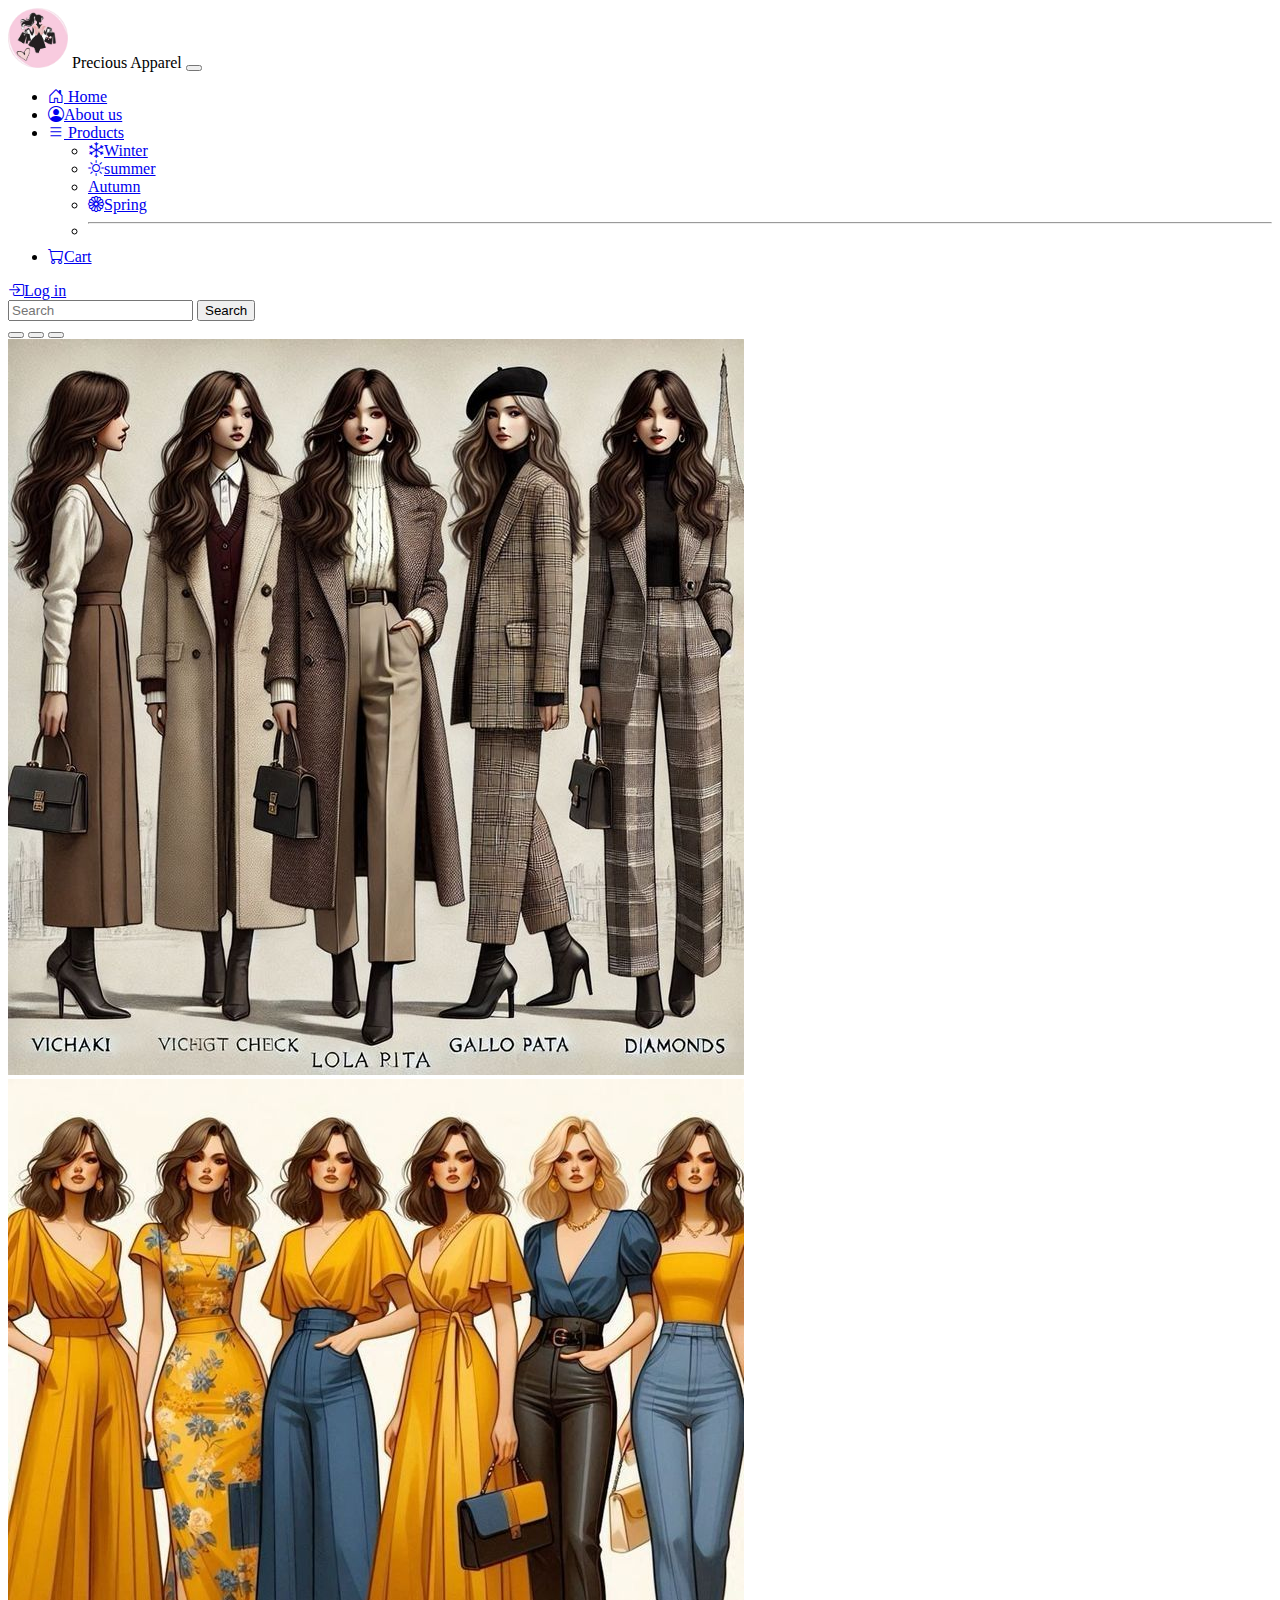
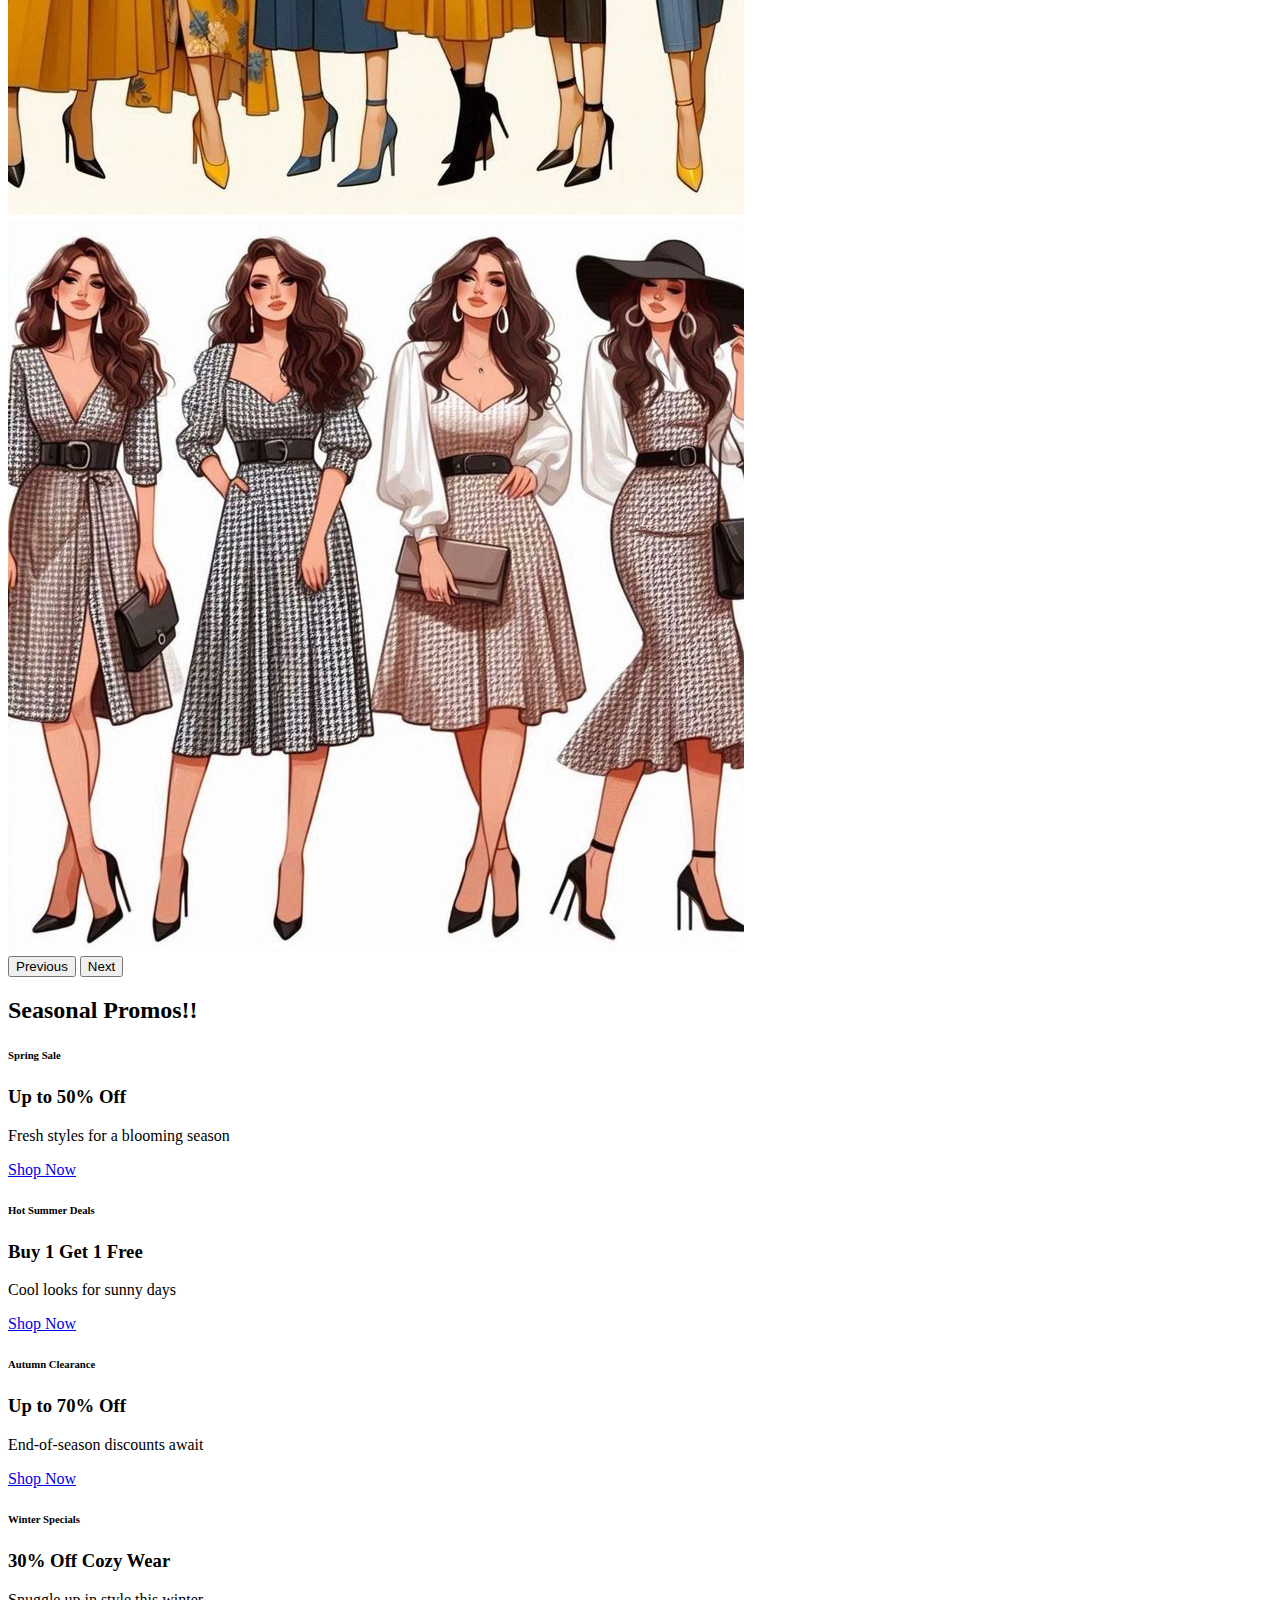
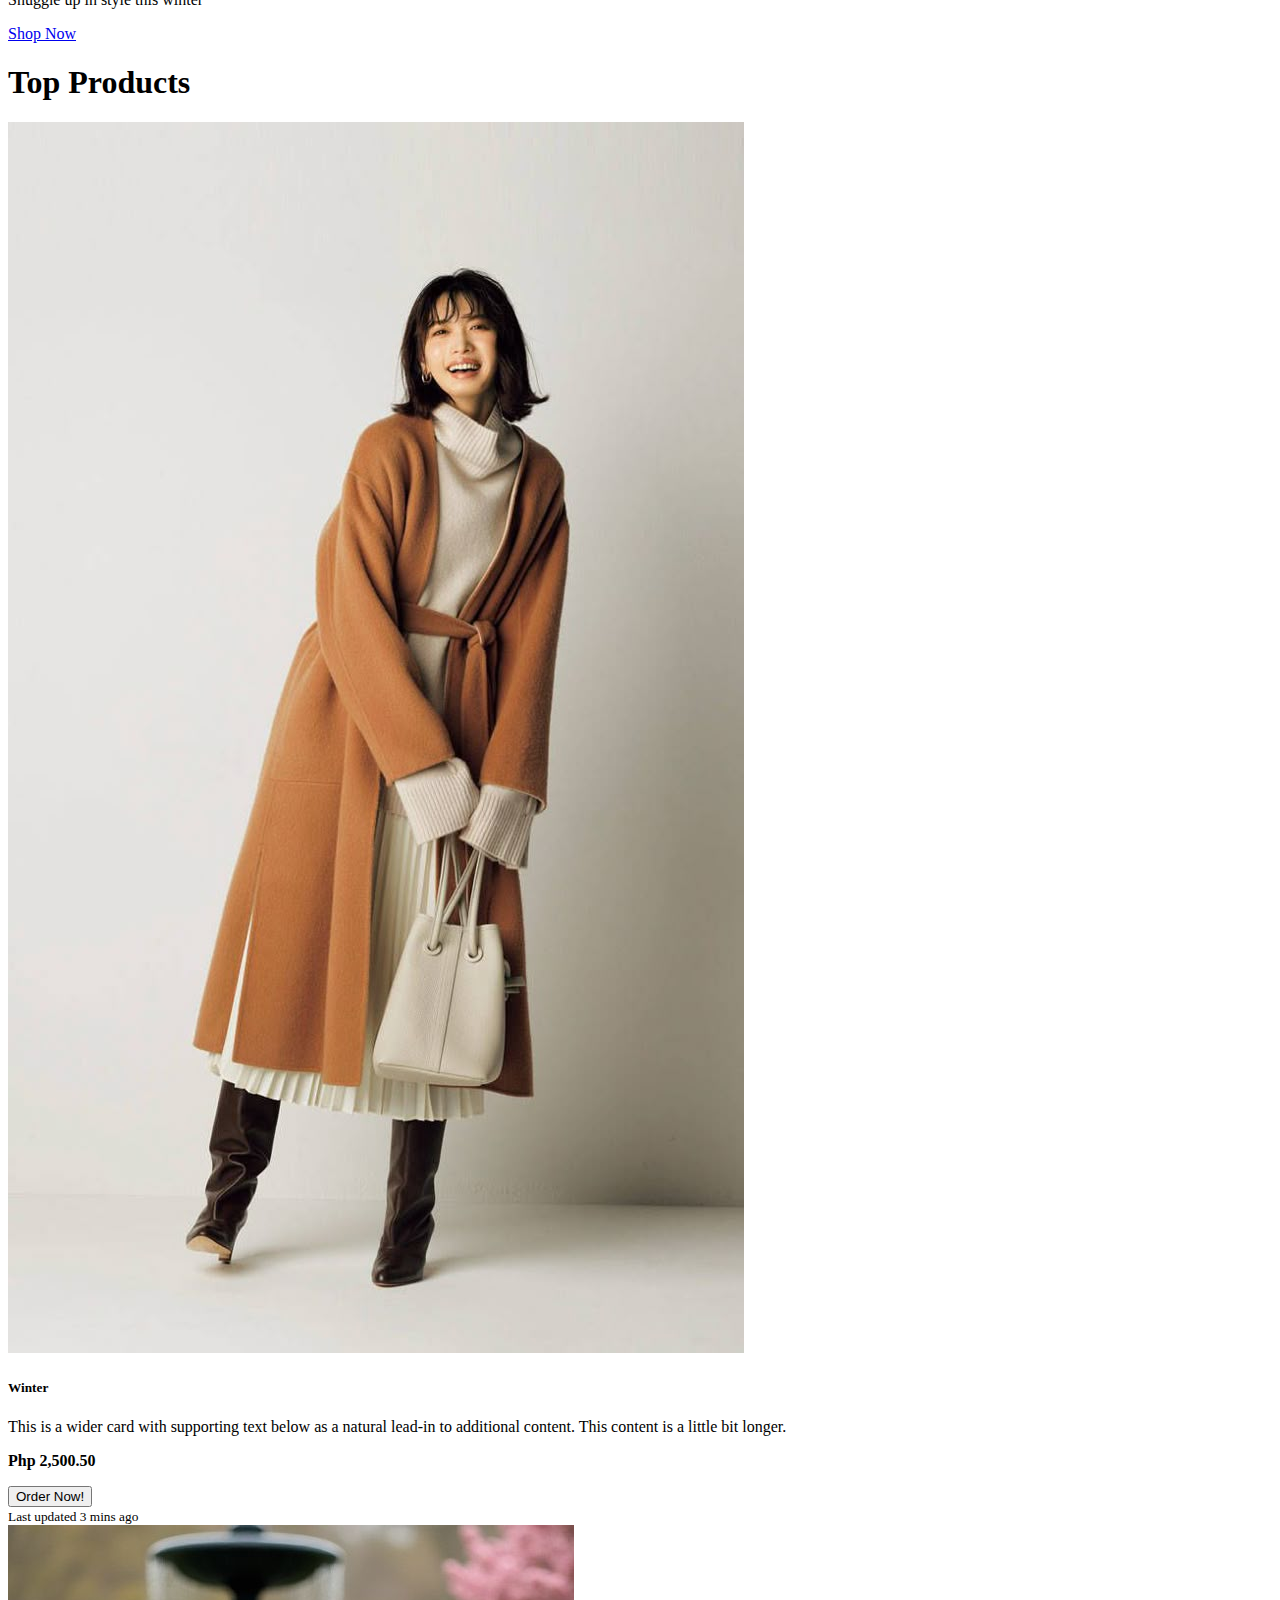
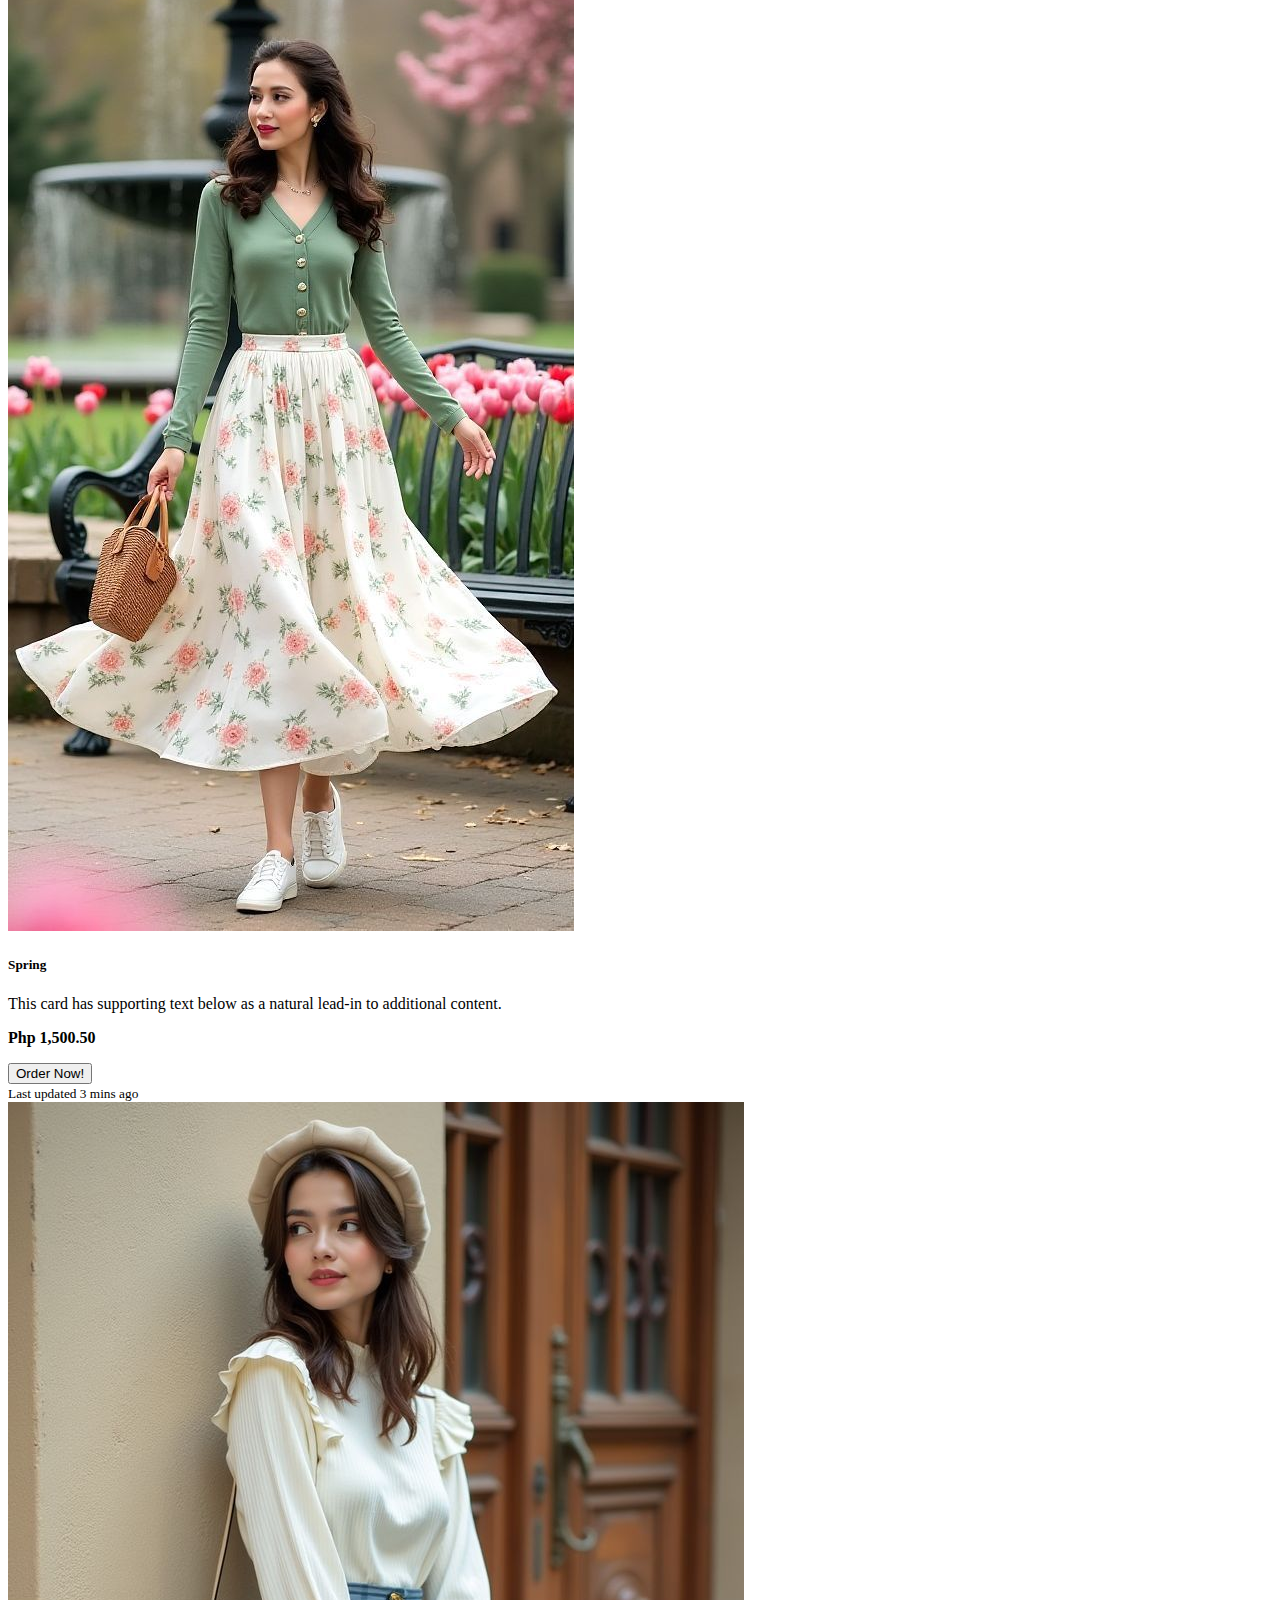
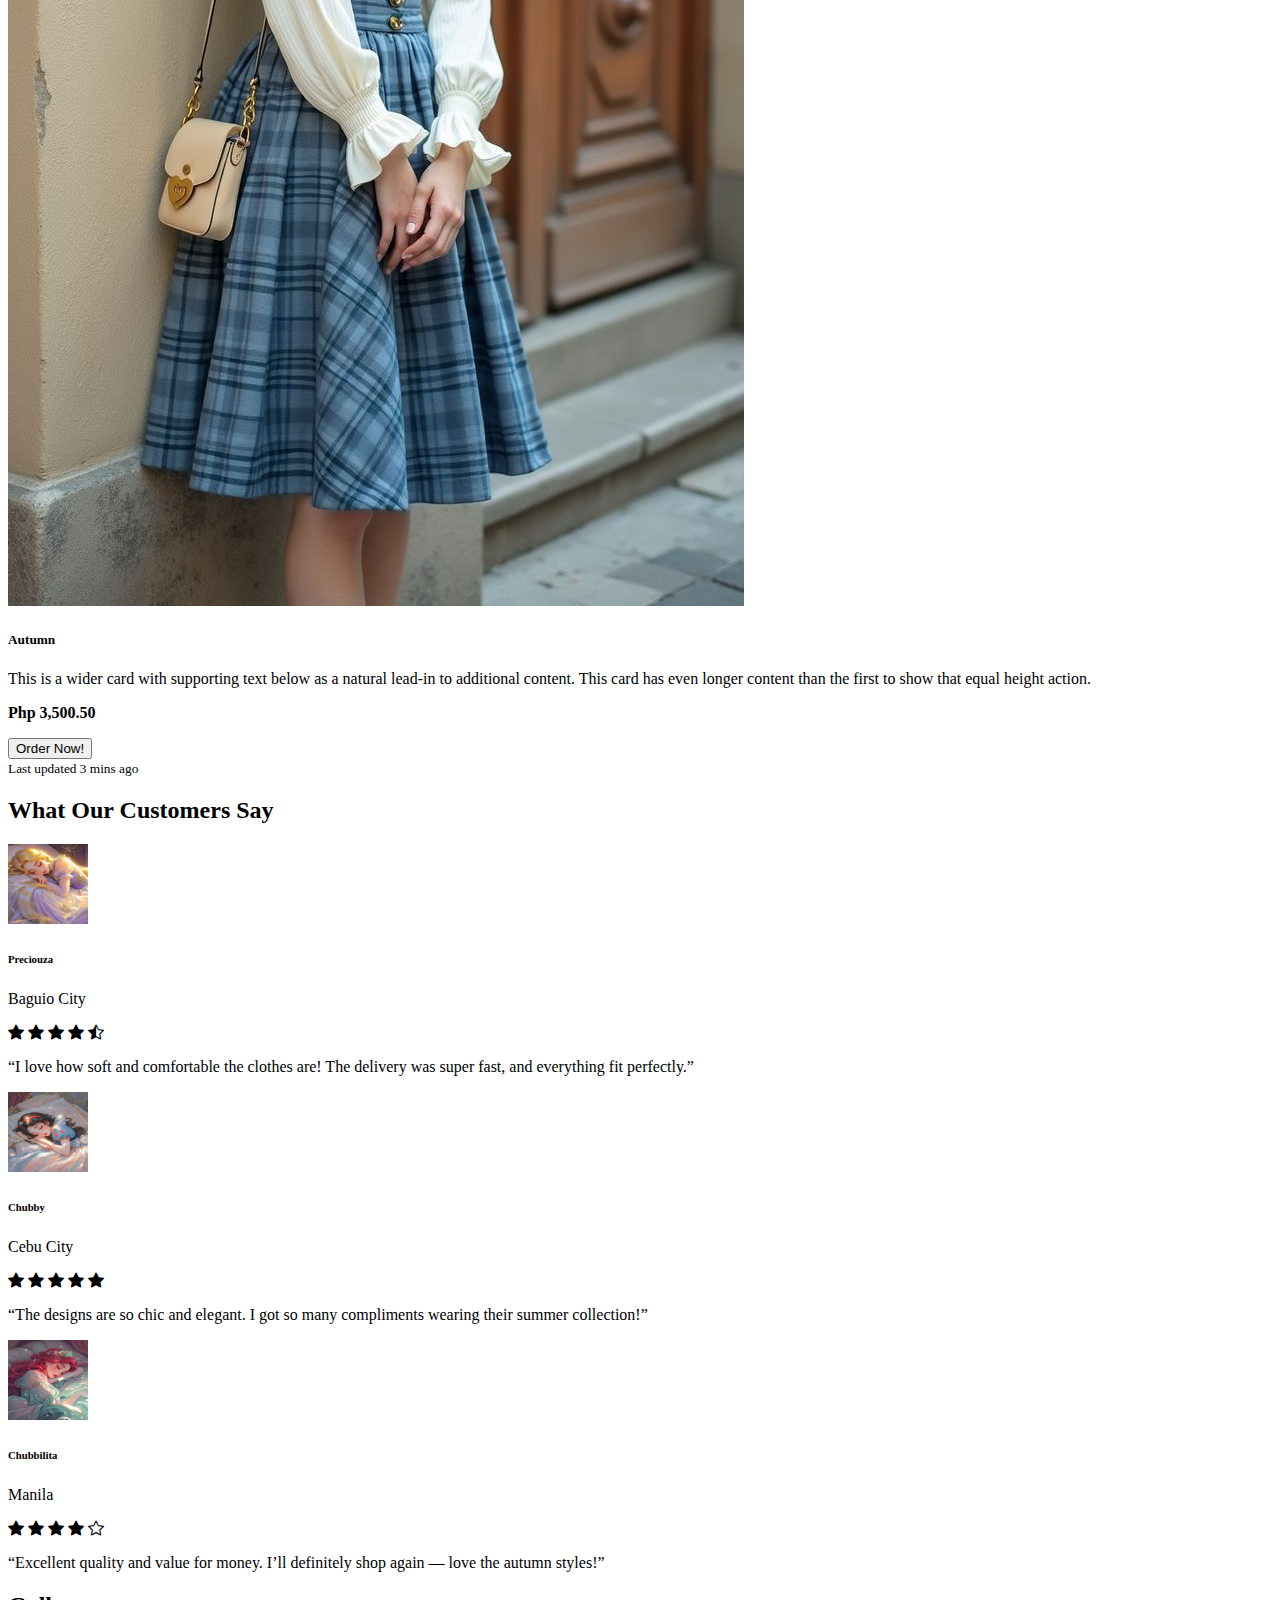
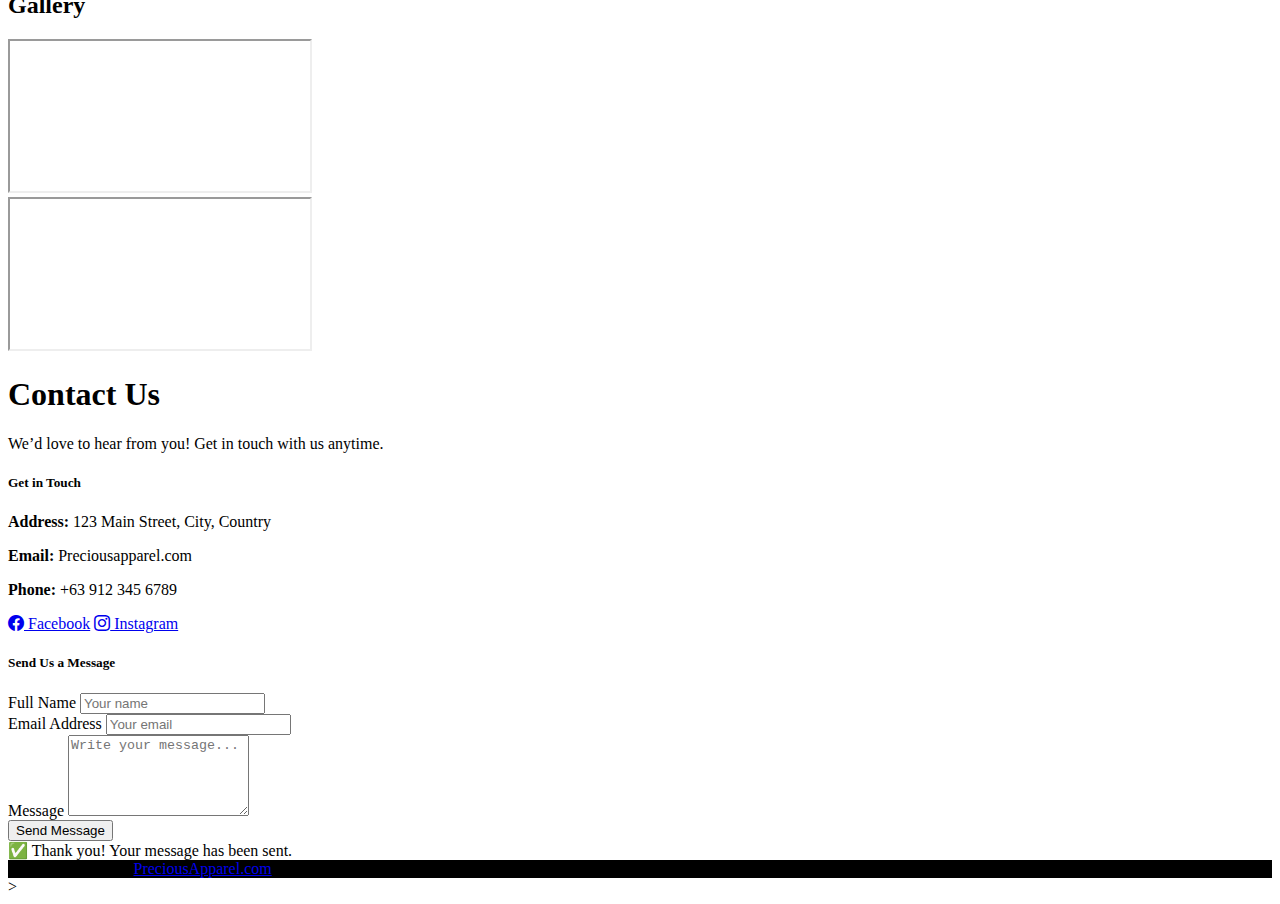
<file: index.html>
<!doctype html>
<html lang="en">
  <head>
    <meta charset="utf-8">
    <meta name="viewport" content="width=device-width, initial-scale=1">
    <title>Bootstrap demo</title>
    <link href="https://cdn.jsdelivr.net/npm/bootstrap@5.3.0-alpha3/dist/css/bootstrap.min.css" rel="stylesheet" integrity="sha384-KK94CHFLLe+nY2dmCWGMq91rCGa5gtU4mk92HdvYe+M/SXH301p5ILy+dN9+nJOZ" crossorigin="anonymous">
    <link rel="stylesheet" href="https://cdn.jsdelivr.net/npm/bootstrap-icons@1.13.1/font/bootstrap-icons.min.css">
  </head>
  <body>
    <!-- navigation -->
    <section>
              <nav class="navbar navbar-expand-lg bg-warning">
  <div class="container-fluid">
     <a href="index.html"><img src="images/logo.png" alt="Logo" width="60" height="60" class="d-inline-block align-text-middle" ></a>
      Precious Apparel

    <button class="navbar-toggler" type="button" data-bs-toggle="collapse" data-bs-target="#navbarSupportedContent" aria-controls="navbarSupportedContent" aria-expanded="false" aria-label="Toggle navigation">
      <span class="navbar-toggler-icon"></span>
    </button>
    <div class="collapse navbar-collapse" id="navbarSupportedContent">
      <ul class="navbar-nav me-auto mb-2 mb-lg-0">
        <li class="nav-item">
          <a class="nav-link active" aria-current="page" href="index.html"><i class="bi bi-house-door" style="font-style: normal;"> Home</i > </a>
        </li>
        <li class="nav-item">
          <a class="nav-link" href="about.html"><i class="bi bi-person-circle" style="font-style: normal;"></i>About us</a>
        </li>
        <li class="nav-item dropdown">
          <a class="nav-link dropdown-toggle" href="Products.html" role="button" data-bs-toggle="dropdown" aria-expanded="false">
           <i class="bi bi-list"></i> Products
          </a>
          <ul class="dropdown-menu">
            <li><a class="dropdown-item" href="winter.html"><i class="bi bi-snow"></i>Winter</a></li>
            <li><a class="dropdown-item" href="summer.html"><i class="bi bi-sun"></i>summer</a></li>
             <li><a class="dropdown-item" href="Autumn.html"><i class="bi bi-leaf-fill"></i>Autumn</a></li>
             <li><a class="dropdown-item" href="spring.html"><i class="bi bi-flower1"></i>Spring</a></li>
            <li><hr class="dropdown-divider"></li>
            
          </ul>
        </li>
         <li class="nav-item">
          <a class="nav-link" href="cart.html"><i class="bi bi-cart"></i>Cart</a>
        </li>
        
      </ul>
        <div class="d-grid gap-2 d-md-block">
        <a class="btn btn-primary" href="Login.html" role="button"><i class="bi bi-box-arrow-in-right"></i>Log in</a>   
      </div>
      <form class="d-flex" role="search">
        <input class="form-control me-2" type="search" placeholder="Search" aria-label="Search">
        <button class="btn btn-outline-success" type="submit">Search</button>
      </form>
    </div>
  </div>
</nav>
    
    </section>




<!-- carousel -->
    <section class="d-flex justify-content-center my-5 pt-5">
  <div id="carouselExampleCaptions" class="carousel slide w-75" data-bs-ride="carousel">
    
  
    <div class="carousel-indicators">
      <button type="button" data-bs-target="#carouselExampleCaptions" data-bs-slide-to="0" class="active" aria-current="true" aria-label="Slide 1"></button>
      <button type="button" data-bs-target="#carouselExampleCaptions" data-bs-slide-to="1" aria-label="Slide 2"></button>
      <button type="button" data-bs-target="#carouselExampleCaptions" data-bs-slide-to="2" aria-label="Slide 3"></button>
    </div>

    
    <div class="carousel-inner">
      <div class="carousel-item active" data-bs-interval="10000">
        <img src="images/courosel2.jpg" class="d-block w-100 rounded img-fluid" alt="...">
        <div class="carousel-caption d-none d-md-block">
          
        </div>
      </div>
      <div class="carousel-item" data-bs-interval="5000">
        <img src="images/courosel4.jpg" class="d-block w-100 rounded img-fluid" alt="...">
        <div class="carousel-caption d-none d-md-block">

        </div>
      </div>
      <div class="carousel-item">
        <img src="images/courosel5.jpg" class="d-block w-100 rounded img-fluid" alt="...">
        <div class="carousel-caption d-none d-md-block">
          
          
        </div>
      </div>
    </div>

    
    <button class="carousel-control-prev" type="button" data-bs-target="#carouselExampleCaptions" data-bs-slide="prev">
      <span class="carousel-control-prev-icon bg-dark p-3 rounded-circle" aria-hidden="true"></span>
      <span class="visually-hidden">Previous</span>
    </button>
    <button class="carousel-control-next" type="button" data-bs-target="#carouselExampleCaptions" data-bs-slide="next">
      <span class="carousel-control-next-icon bg-dark p-3 rounded-circle" aria-hidden="true"></span>
      <span class="visually-hidden">Next</span>
    </button>

  </div>
</section>


<!-- Banner -->
<section class="container my-5">
  <h2 class="text-center fw-bold mb-4">Seasonal Promos!!</h2>
  <div class="row g-3">

    <!-- 🌸 Spring Sale -->
    <div class="col-12 col-md-6 col-lg-3">
      <div class="card bg-light border-0 text-center py-4 shadow-sm">
        <div class="card-body">
          <h6 class="text-uppercase text-success fw-bold">Spring Sale</h6>
          <h3 class="fw-bold">Up to 50% Off</h3>
          <p class="text-muted small mb-3">Fresh styles for a blooming season</p>
          <a href="spring.html" class="btn btn-success btn-sm">Shop Now</a>
        </div>
      </div>
    </div>

    <!-- ☀️ Summer Sale -->
    <div class="col-12 col-md-6 col-lg-3">
      <div class="card bg-warning bg-opacity-25 border-0 text-center py-4 shadow-sm">
        <div class="card-body">
          <h6 class="text-uppercase text-warning fw-bold">Hot Summer Deals</h6>
          <h3 class="fw-bold">Buy 1 Get 1 Free</h3>
          <p class="text-muted small mb-3">Cool looks for sunny days</p>
          <a href="summer.html" class="btn btn-warning btn-sm text-white">Shop Now</a>
        </div>
      </div>
    </div>

    <!-- 🍁 Autumn Clearance -->
    <div class="col-12 col-md-6 col-lg-3">
      <div class="card bg-danger bg-opacity-25 border-0 text-center py-4 shadow-sm">
        <div class="card-body">
          <h6 class="text-uppercase text-danger fw-bold">Autumn Clearance</h6>
          <h3 class="fw-bold">Up to 70% Off</h3>
          <p class="text-muted small mb-3">End-of-season discounts await</p>
          <a href="Autumn.html" class="btn btn-danger btn-sm">Shop Now</a>
        </div>
      </div>
    </div>

    <!-- ❄️ Winter Specials -->
    <div class="col-12 col-md-6 col-lg-3">
      <div class="card bg-info bg-opacity-25 border-0 text-center py-4 shadow-sm">
        <div class="card-body">
          <h6 class="text-uppercase text-info fw-bold">Winter Specials</h6>
          <h3 class="fw-bold">30% Off Cozy Wear</h3>
          <p class="text-muted small mb-3">Snuggle up in style this winter</p>
          <a href="winter.html" class="btn btn-info btn-sm text-white">Shop Now</a>
        </div>
      </div>
    </div>

  </div>
</section>

<!-- cards -->
   <section class="my-5">
  <h1 class="Top mt-5 text-center">Top Products</h1>

  <div class="row row-cols-1 row-cols-md-3 g-4 w-75 mx-auto">
    <div class="col">
      <div class="card h-100 d-flex flex-column">
        <div class="img-container">
          <img src="images/winter3.jpg" class="card-img-top" alt="Winter Collection">
        </div>
        <div class="card-body d-flex flex-column">
          <h5 class="card-title">Winter</h5>
          <p class="card-text flex-grow-1">
            This is a wider card with supporting text below as a natural lead-in to additional content. 
            This content is a little bit longer.
          </p>
          <p><b>Php 2,500.50</b></p>
          <button type="button" class="btn btn-warning mt-auto">Order Now!</button>
        </div>
        <div class="card-footer">
          <small class="text-body-secondary">Last updated 3 mins ago</small>
        </div>
      </div>
    </div>

    <div class="col">
      <div class="card h-100 d-flex flex-column">
        <div class="img-container">
          <img src="images/spring3.jpg" class="card-img-top" alt="Spring Collection">
        </div>
        <div class="card-body d-flex flex-column">
          <h5 class="card-title">Spring</h5>
          <p class="card-text flex-grow-1">
            This card has supporting text below as a natural lead-in to additional content.
          </p>
          <p><b>Php 1,500.50</b></p>
          <button type="button" class="btn btn-warning mt-auto">Order Now!</button>
        </div>
        <div class="card-footer">
          <small class="text-body-secondary">Last updated 3 mins ago</small>
        </div>
      </div>
    </div>

    <div class="col">
      <div class="card h-100 d-flex flex-column">
        <div class="img-container">
          <img src="images/autumn3.jpg" class="card-img-top" alt="Autumn Collection">
        </div>
        <div class="card-body d-flex flex-column">
          <h5 class="card-title">Autumn</h5>
          <p class="card-text flex-grow-1">
            This is a wider card with supporting text below as a natural lead-in to additional content. 
            This card has even longer content than the first to show that equal height action.
          </p>
          <p><b>Php 3,500.50</b></p>
          <button type="button" class="btn btn-warning mt-auto">Order Now!</button>
        </div>
        <div class="card-footer">
          <small class="text-body-secondary">Last updated 3 mins ago</small>
        </div>
      </div>
    </div>
  </div>
</section>

<!-- Testimonial  -->
<section class="py-5 bg-light">
  <div class="container text-center">
    <h2 class="fw-bold mb-5">What Our Customers Say</h2>

    <div class="row g-4">

      
      <div class="col-md-6 col-lg-4">
        <div class="card border-0 shadow-sm p-4 h-100">
          <img src="images/preciouza.jpg" alt="Customer" class="rounded-circle mx-auto mb-3" width="80" height="80">
          <h6 class="fw-bold mb-0">Preciouza</h6>
          <p class="text-muted small mb-2">Baguio City</p>
          <div class="text-warning mb-2">
            <i class="bi bi-star-fill"></i>
            <i class="bi bi-star-fill"></i>
            <i class="bi bi-star-fill"></i>
            <i class="bi bi-star-fill"></i>
            <i class="bi bi-star-half"></i>
          </div>
          <p class="text-muted small">“I love how soft and comfortable the clothes are! The delivery was super fast, and everything fit perfectly.”</p>
        </div>
      </div>

      
      <div class="col-md-6 col-lg-4">
        <div class="card border-0 shadow-sm p-4 h-100">
          <img src="images/CHuubby.jpg" alt="Customer" class="rounded-circle mx-auto mb-3" width="80" height="80">
          <h6 class="fw-bold mb-0">Chubby</h6>
          <p class="text-muted small mb-2">Cebu City</p>
          <div class="text-warning mb-2">
            <i class="bi bi-star-fill"></i>
            <i class="bi bi-star-fill"></i>
            <i class="bi bi-star-fill"></i>
            <i class="bi bi-star-fill"></i>
            <i class="bi bi-star-fill"></i>
          </div>
          <p class="text-muted small">“The designs are so chic and elegant. I got so many compliments wearing their summer collection!”</p>
        </div>
      </div>

      
      <div class="col-md-6 col-lg-4">
        <div class="card border-0 shadow-sm p-4 h-100">
          <img src="images/chubilita.jpg" alt="Customer" class="rounded-circle mx-auto mb-3" width="80" height="80">
          <h6 class="fw-bold mb-0">Chubbilita</h6>
          <p class="text-muted small mb-2">Manila</p>
          <div class="text-warning mb-2">
            <i class="bi bi-star-fill"></i>
            <i class="bi bi-star-fill"></i>
            <i class="bi bi-star-fill"></i>
            <i class="bi bi-star-fill"></i>
            <i class="bi bi-star"></i>
          </div>
          <p class="text-muted small">“Excellent quality and value for money. I’ll definitely shop again — love the autumn styles!”</p>
        </div>
      </div>

    </div>
  </div>
</section>


<!-- Video Section -->
  <div class="container my-5">
    <h2 class="text-center mb-4 text-success">Gallery</h2>
    <div class="row g-4">
      <div class="col-md-6">
        <div class="ratio ratio-16x9">
          <iframe src="https://www.youtube.com/embed/ZnqFypdy1Mc" title="Farm to Cup Journey" allowfullscreen></iframe>
        </div>
      </div>
      <div class="col-md-6">
        <div class="ratio ratio-16x9">
          <iframe src="https://www.youtube.com/embed/7O_H4IhzkXc" title="Cafe Experience" allowfullscreen></iframe>
        </div>
      </div>
    </div>
  </div>


  

<!-- Contacts -->
<header class="bg-warning text-black text-center py-5">
  <div class="container">
    <h1 class="fw-bold">Contact Us</h1>
    <p class="lead">We’d love to hear from you! Get in touch with us anytime.</p>
  </div>
</header>

<section class="py-5">
  <div class="container">
    <div class="row justify-content-center">
      
      <div class="col-lg-4 mb-4">
        <div class="card contact-card p-4 h-100">
          <h5 class="fw-bold mb-3">Get in Touch</h5>
          <p><strong>Address:</strong> 123 Main Street, City, Country</p>
          <p><strong>Email:</strong> Preciousapparel.com</p>
          <p><strong>Phone:</strong> +63 912 345 6789</p>
          <div class="mt-3">
            <a href="#" class="text-decoration-none me-3"><i class="bi bi-facebook"></i> Facebook</a>
            <a href="https://www.instagram.com/preciouz_appar3l?igsh=dXprYXF3cjBleWJh" class="text-decoration-none me-3"><i class="bi bi-instagram"></i> Instagram</a>
          </div>
        </div>
      </div>

     
      <div class="col-lg-6">
        <div class="card contact-card p-4">
          <h5 class="fw-bold mb-3">Send Us a Message</h5>
          <form id="contactForm">
            <div class="mb-3">
              <label for="name" class="form-label">Full Name</label>
              <input type="text" class="form-control" id="name" placeholder="Your name" required>
            </div>
            <div class="mb-3">
              <label for="email" class="form-label">Email Address</label>
              <input type="email" class="form-control" id="email" placeholder="Your email" required>
            </div>
            <div class="mb-3">
              <label for="message" class="form-label">Message</label>
              <textarea class="form-control" id="message" rows="5" placeholder="Write your message..." required></textarea>
            </div>
            <div class="d-grid">
              <button type="submit" class="btn btn-primary btn-lg">Send Message</button>
            </div>
          </form>
          <div class="alert alert-success mt-3 d-none" id="successMessage">
            ✅ Thank you! Your message has been sent.
          </div>
        </div>
      </div>
    </div>
  </div>
</section>

  <!-- Footer -->
<footer class="text-center text-lg-start text-white mt-auto" style="background-color: #000000; position: relative; bottom: 0; width: 100%;">
  <div class="text-center p-3" style="background-color: rgba(0, 0, 0, 0.2);">
    © 2025 Copyright:
    <a class="text-white text-decoration-none" href="index.html"> PreciousApparel.com </a>
  </div>
</footer>

        >
    </div>
    
  </footer>
  
</div>
    </section>
    <script src="https://cdn.jsdelivr.net/npm/bootstrap@5.3.0-alpha3/dist/js/bootstrap.bundle.min.js" integrity="sha384-ENjdO4Dr2bkBIFxQpeoTz1HIcje39Wm4jDKdf19U8gI4ddQ3GYNS7NTKfAdVQSZe" crossorigin="anonymous"></script>
  </body>
</html>
</file>
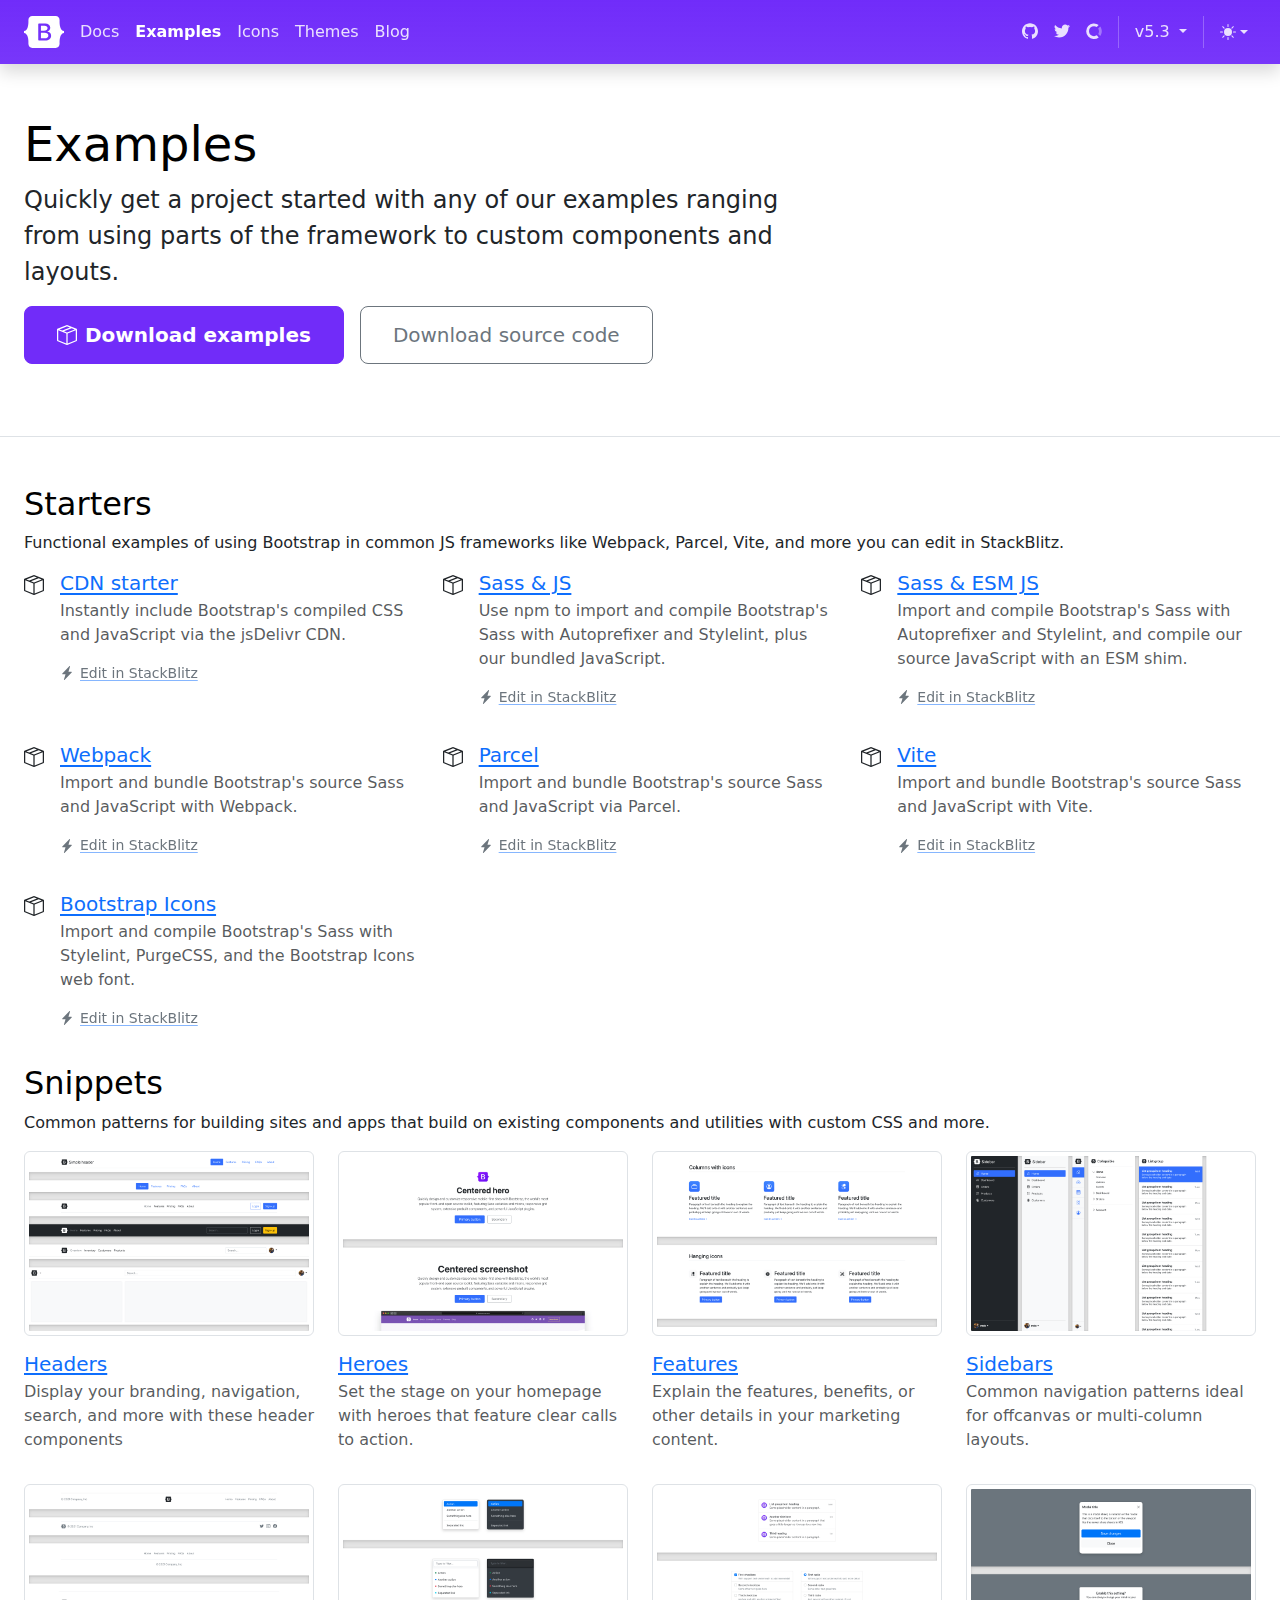
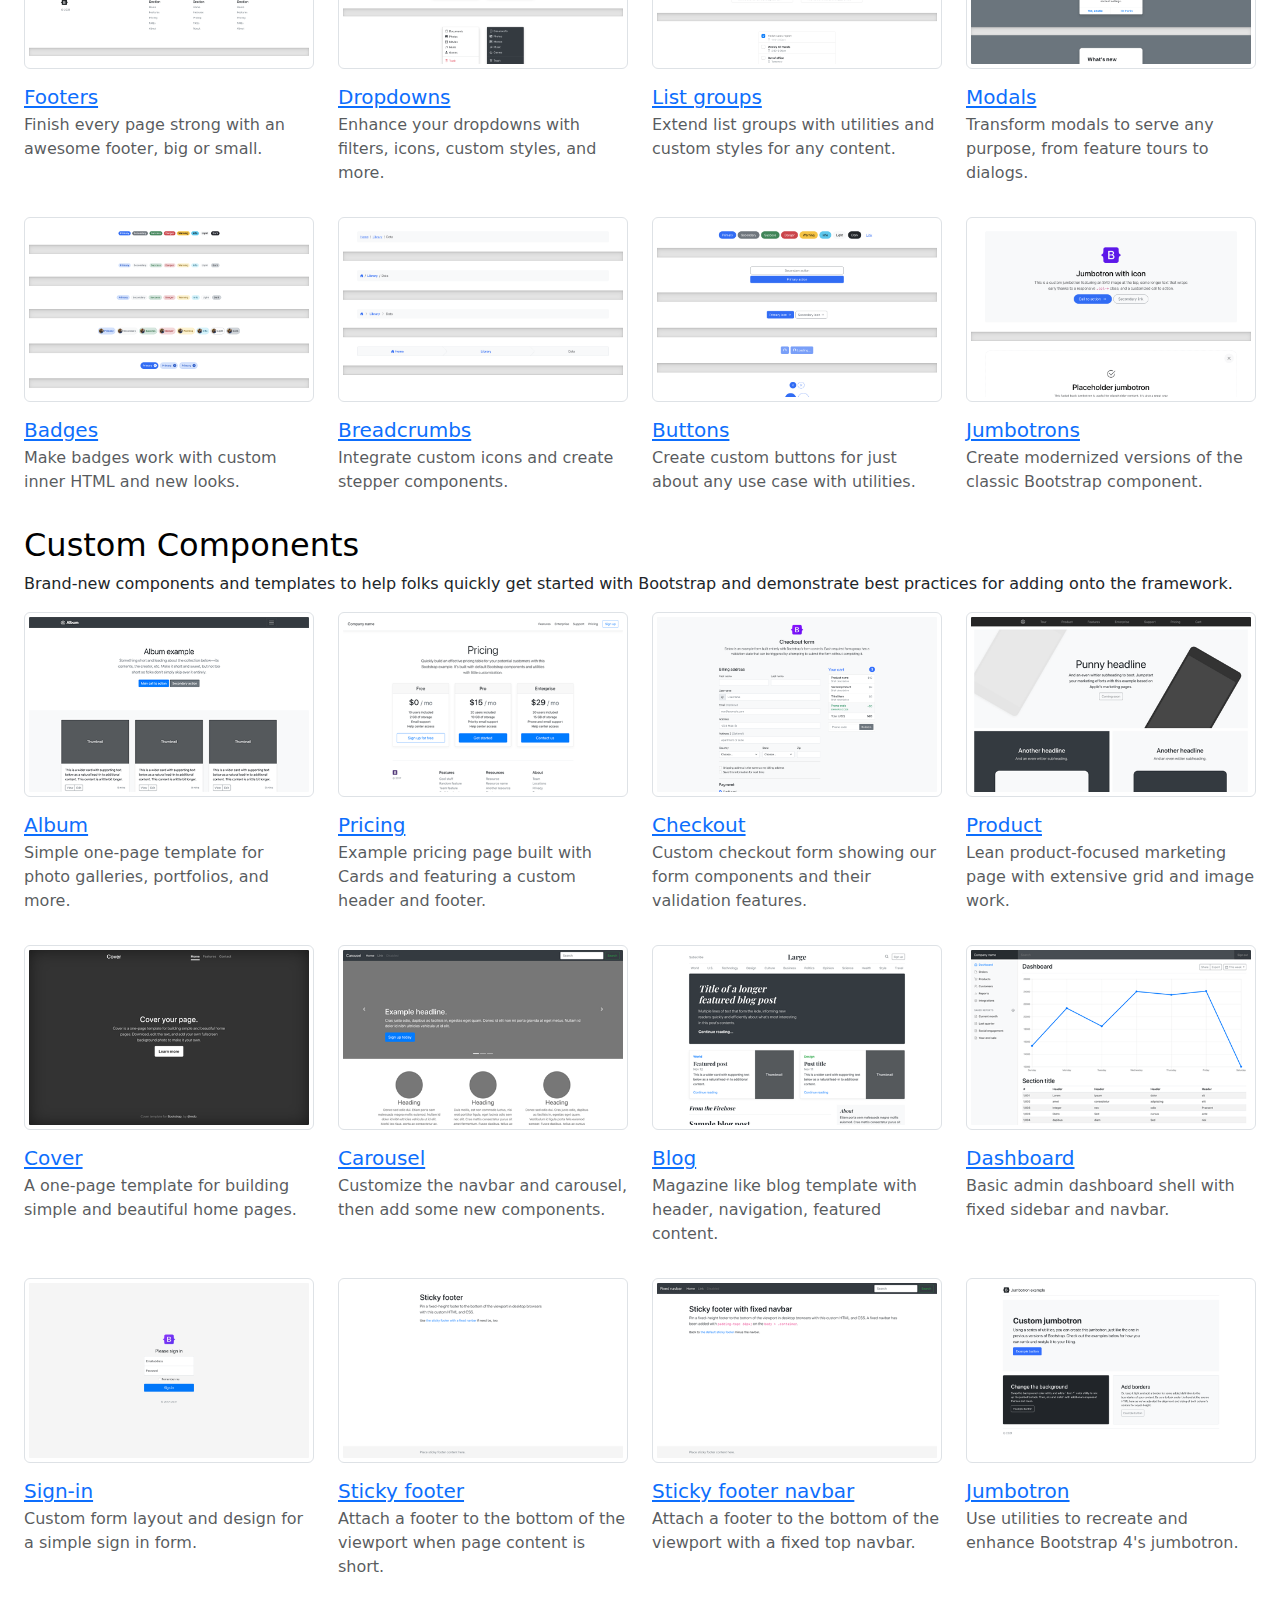
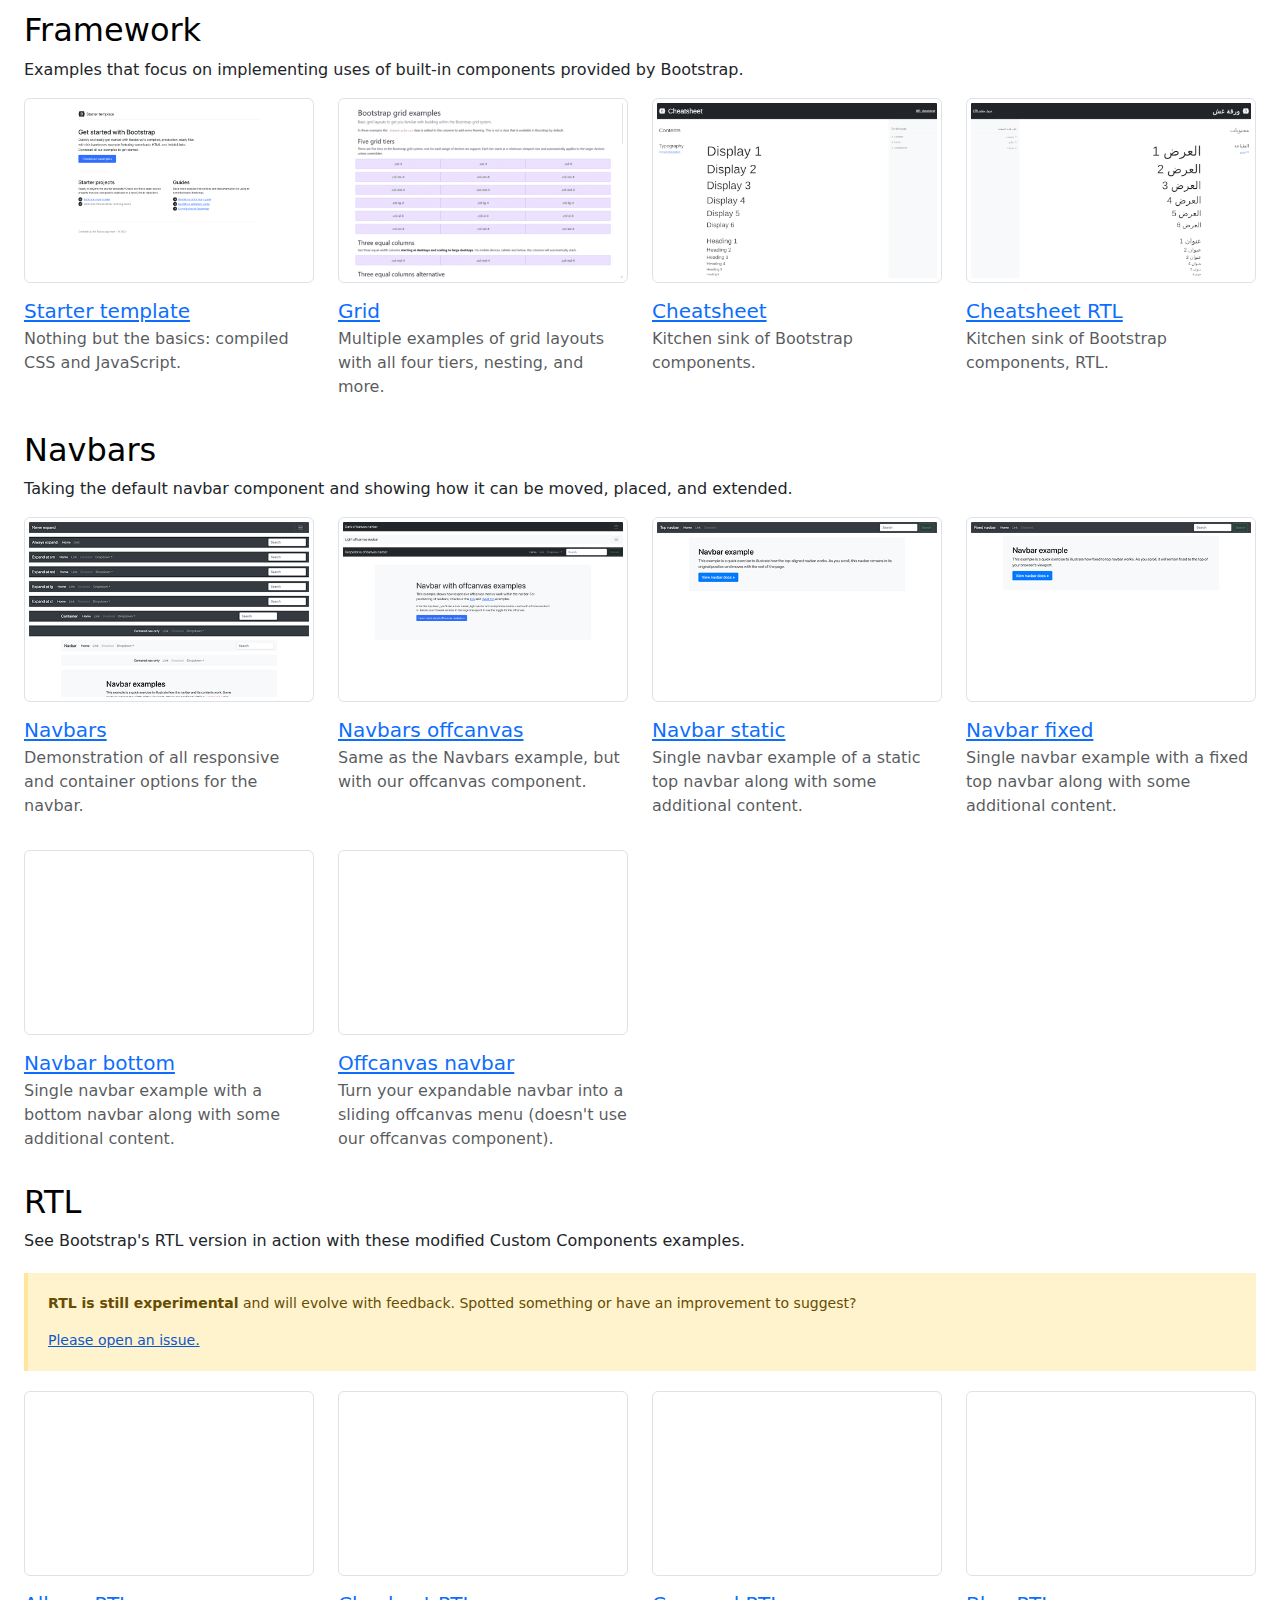
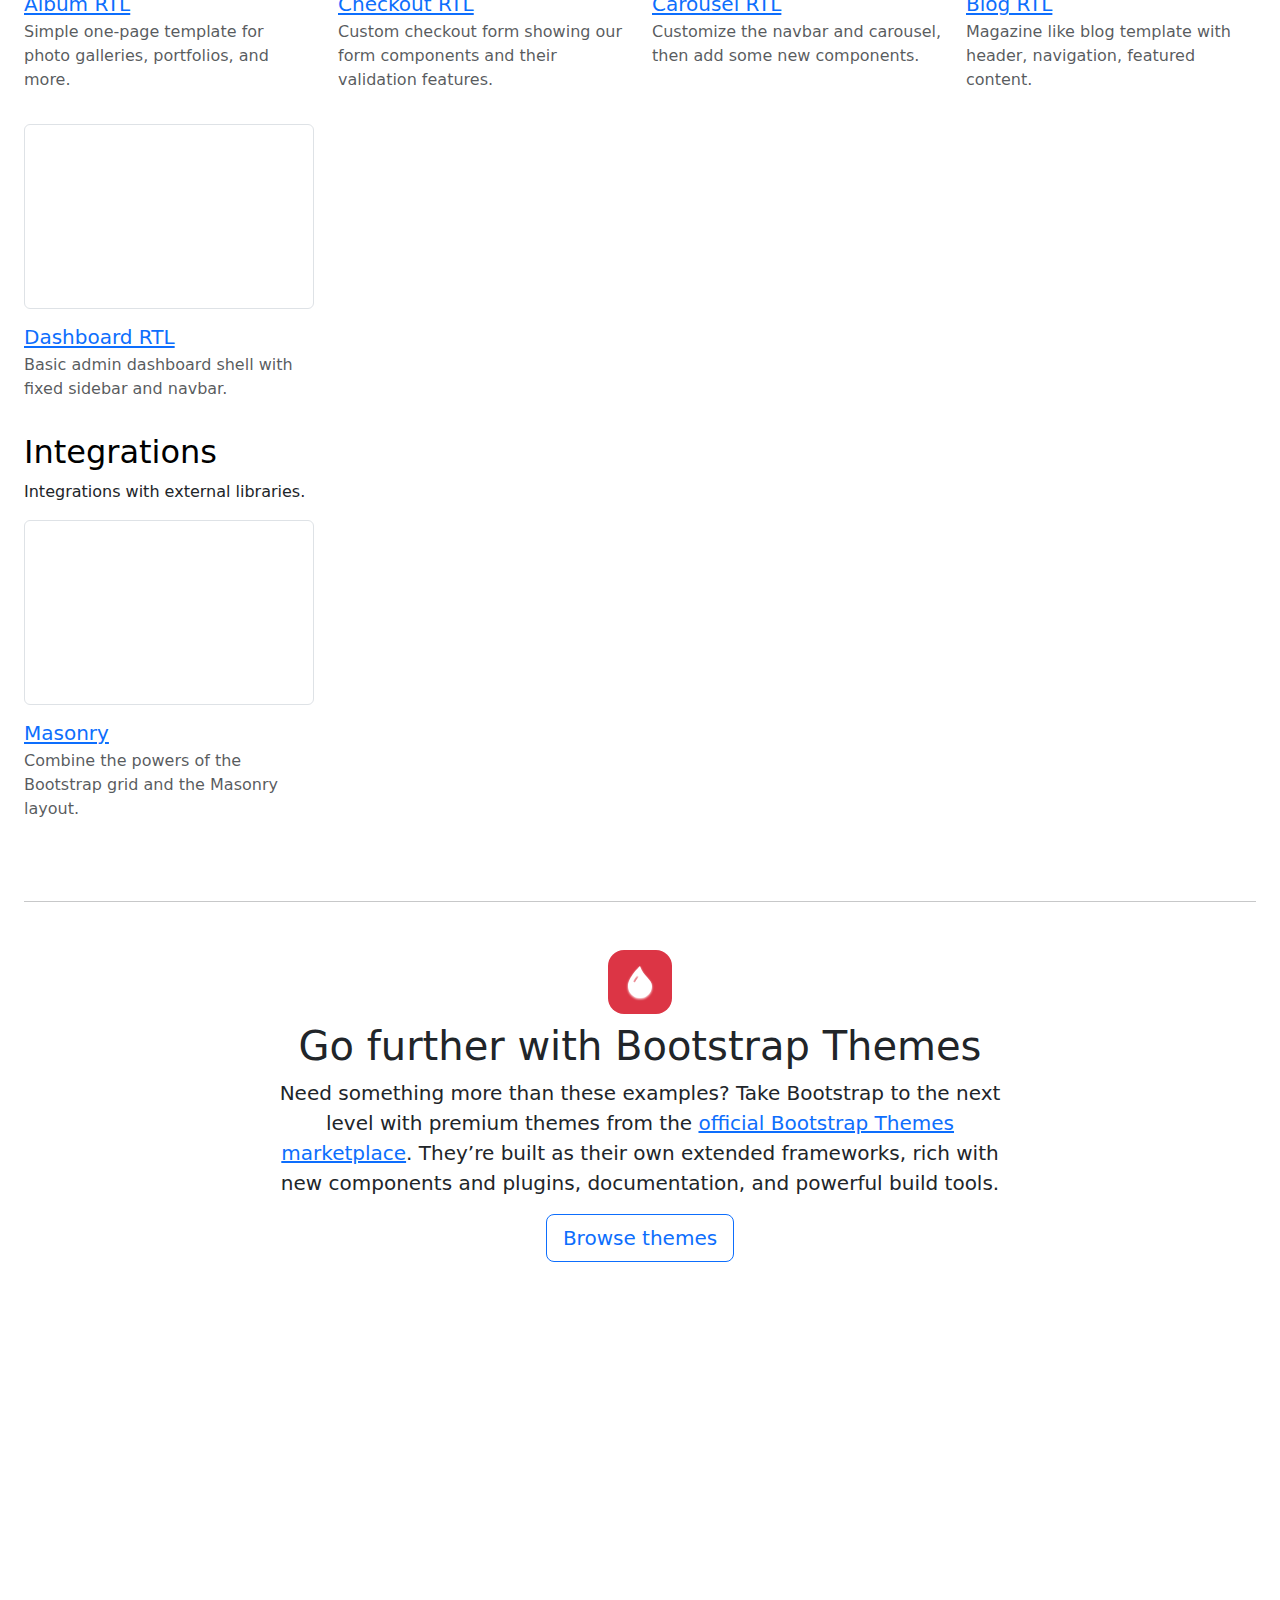
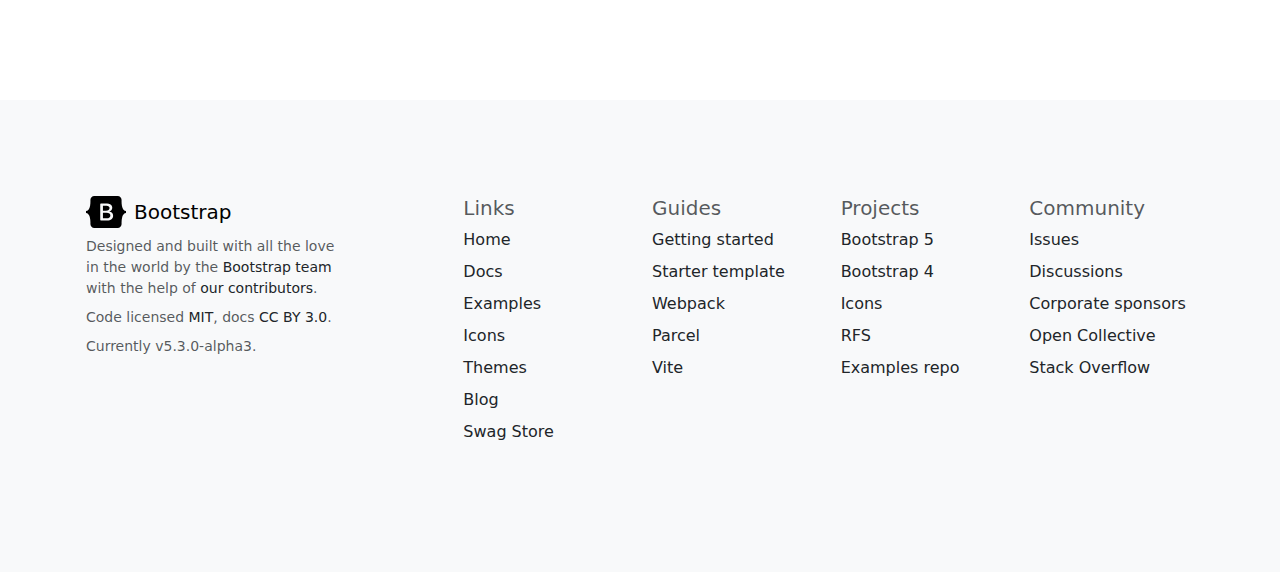
<file: bootstrap/examples/index.html>
<!DOCTYPE html>
<html lang="en" data-bs-theme="auto">
  <!-- Mirrored from getbootstrap.com/docs/5.3/examples/ by HTTrack Website Copier/3.x [XR&CO'2014], Mon, 15 May 2023 13:31:13 GMT -->
  <!-- Added by HTTrack --><meta
    http-equiv="content-type"
    content="text/html;charset=utf-8"
  /><!-- /Added by HTTrack -->
  <head>
    <meta charset="utf-8" />
    <meta name="viewport" content="width=device-width, initial-scale=1" />
    <meta
      name="description"
      content="Quickly get a project started with any of our examples ranging from using parts of the framework to custom components and layouts."
    />
    <meta
      name="author"
      content="Mark Otto, Jacob Thornton, and Bootstrap contributors"
    />
    <meta name="generator" content="Hugo 0.111.3" />

    <meta name="docsearch:language" content="en" />
    <meta name="docsearch:version" content="5.3" />

    <title>Examples · Bootstrap v5.3</title>

    <link rel="canonical" href="index.html" />

    <script src="../assets/js/color-modes.js"></script>

    <link href="../dist/css/bootstrap.min.css" rel="stylesheet" />
    <link href="../assets/css/docs.css" rel="stylesheet" />

    <!-- Favicons -->
    <link
      rel="apple-touch-icon"
      href="../assets/img/favicons/apple-touch-icon.png"
      sizes="180x180"
    />
    <link
      rel="icon"
      href="../assets/img/favicons/favicon-32x32.png"
      sizes="32x32"
      type="image/png"
    />
    <link
      rel="icon"
      href="../assets/img/favicons/favicon-16x16.png"
      sizes="16x16"
      type="image/png"
    />
    <link rel="manifest" href="../assets/img/favicons/manifest.json" />
    <link
      rel="mask-icon"
      href="../assets/img/favicons/safari-pinned-tab.svg"
      color="#712cf9"
    />
    <link rel="icon" href="../assets/img/favicons/favicon.ico" />
    <meta name="theme-color" content="#712cf9" />

    <meta name="twitter:card" content="summary_large_image" />
    <meta name="twitter:site" content="@getbootstrap" />
    <meta name="twitter:creator" content="@getbootstrap" />
    <meta name="twitter:title" content="Examples" />
    <meta
      name="twitter:description"
      content="Quickly get a project started with any of our examples ranging from using parts of the framework to custom components and layouts."
    />
    <meta
      name="twitter:image"
      content="https://getbootstrap.com/docs/5.3/assets/brand/bootstrap-social.png"
    />

    <meta
      property="og:url"
      content="https://getbootstrap.com/docs/5.3/examples/"
    />
    <meta property="og:title" content="Examples" />
    <meta
      property="og:description"
      content="Quickly get a project started with any of our examples ranging from using parts of the framework to custom components and layouts."
    />
    <meta property="og:type" content="website" />
    <meta
      property="og:image"
      content="https://getbootstrap.com/docs/5.3/assets/brand/bootstrap-social.png"
    />
    <meta property="og:image:type" content="image/png" />
    <meta property="og:image:width" content="2000" />
    <meta property="og:image:height" content="1000" />
  </head>
  <body>
    <div class="skippy visually-hidden-focusable overflow-hidden">
      <div class="container-xl">
        <a class="d-inline-flex p-2 m-1" href="#content"
          >Skip to main content</a
        >
      </div>
    </div>

    <svg xmlns="http://www.w3.org/2000/svg" style="display: none">
      <symbol id="arrow-right" viewBox="0 0 16 16">
        <path
          fill-rule="evenodd"
          d="M1 8a.5.5 0 0 1 .5-.5h11.793l-3.147-3.146a.5.5 0 0 1 .708-.708l4 4a.5.5 0 0 1 0 .708l-4 4a.5.5 0 0 1-.708-.708L13.293 8.5H1.5A.5.5 0 0 1 1 8z"
        />
      </symbol>
      <symbol id="book-half" viewBox="0 0 16 16">
        <path
          d="M8.5 2.687c.654-.689 1.782-.886 3.112-.752 1.234.124 2.503.523 3.388.893v9.923c-.918-.35-2.107-.692-3.287-.81-1.094-.111-2.278-.039-3.213.492V2.687zM8 1.783C7.015.936 5.587.81 4.287.94c-1.514.153-3.042.672-3.994 1.105A.5.5 0 0 0 0 2.5v11a.5.5 0 0 0 .707.455c.882-.4 2.303-.881 3.68-1.02 1.409-.142 2.59.087 3.223.877a.5.5 0 0 0 .78 0c.633-.79 1.814-1.019 3.222-.877 1.378.139 2.8.62 3.681 1.02A.5.5 0 0 0 16 13.5v-11a.5.5 0 0 0-.293-.455c-.952-.433-2.48-.952-3.994-1.105C10.413.809 8.985.936 8 1.783z"
        />
      </symbol>
      <symbol id="box-seam" viewBox="0 0 16 16">
        <path
          d="M8.186 1.113a.5.5 0 0 0-.372 0L1.846 3.5l2.404.961L10.404 2l-2.218-.887zm3.564 1.426L5.596 5 8 5.961 14.154 3.5l-2.404-.961zm3.25 1.7-6.5 2.6v7.922l6.5-2.6V4.24zM7.5 14.762V6.838L1 4.239v7.923l6.5 2.6zM7.443.184a1.5 1.5 0 0 1 1.114 0l7.129 2.852A.5.5 0 0 1 16 3.5v8.662a1 1 0 0 1-.629.928l-7.185 2.874a.5.5 0 0 1-.372 0L.63 13.09a1 1 0 0 1-.63-.928V3.5a.5.5 0 0 1 .314-.464L7.443.184z"
        />
      </symbol>
      <symbol id="braces" viewBox="0 0 16 16">
        <path
          d="M2.114 8.063V7.9c1.005-.102 1.497-.615 1.497-1.6V4.503c0-1.094.39-1.538 1.354-1.538h.273V2h-.376C3.25 2 2.49 2.759 2.49 4.352v1.524c0 1.094-.376 1.456-1.49 1.456v1.299c1.114 0 1.49.362 1.49 1.456v1.524c0 1.593.759 2.352 2.372 2.352h.376v-.964h-.273c-.964 0-1.354-.444-1.354-1.538V9.663c0-.984-.492-1.497-1.497-1.6zM13.886 7.9v.163c-1.005.103-1.497.616-1.497 1.6v1.798c0 1.094-.39 1.538-1.354 1.538h-.273v.964h.376c1.613 0 2.372-.759 2.372-2.352v-1.524c0-1.094.376-1.456 1.49-1.456V7.332c-1.114 0-1.49-.362-1.49-1.456V4.352C13.51 2.759 12.75 2 11.138 2h-.376v.964h.273c.964 0 1.354.444 1.354 1.538V6.3c0 .984.492 1.497 1.497 1.6z"
        />
      </symbol>
      <symbol id="braces-asterisk" viewBox="0 0 16 16">
        <path
          fill-rule="evenodd"
          d="M1.114 8.063V7.9c1.005-.102 1.497-.615 1.497-1.6V4.503c0-1.094.39-1.538 1.354-1.538h.273V2h-.376C2.25 2 1.49 2.759 1.49 4.352v1.524c0 1.094-.376 1.456-1.49 1.456v1.299c1.114 0 1.49.362 1.49 1.456v1.524c0 1.593.759 2.352 2.372 2.352h.376v-.964h-.273c-.964 0-1.354-.444-1.354-1.538V9.663c0-.984-.492-1.497-1.497-1.6ZM14.886 7.9v.164c-1.005.103-1.497.616-1.497 1.6v1.798c0 1.094-.39 1.538-1.354 1.538h-.273v.964h.376c1.613 0 2.372-.759 2.372-2.352v-1.524c0-1.094.376-1.456 1.49-1.456v-1.3c-1.114 0-1.49-.362-1.49-1.456V4.352C14.51 2.759 13.75 2 12.138 2h-.376v.964h.273c.964 0 1.354.444 1.354 1.538V6.3c0 .984.492 1.497 1.497 1.6ZM7.5 11.5V9.207l-1.621 1.621-.707-.707L6.792 8.5H4.5v-1h2.293L5.172 5.879l.707-.707L7.5 6.792V4.5h1v2.293l1.621-1.621.707.707L9.208 7.5H11.5v1H9.207l1.621 1.621-.707.707L8.5 9.208V11.5h-1Z"
        />
      </symbol>
      <symbol id="check2" viewBox="0 0 16 16">
        <path
          d="M13.854 3.646a.5.5 0 0 1 0 .708l-7 7a.5.5 0 0 1-.708 0l-3.5-3.5a.5.5 0 1 1 .708-.708L6.5 10.293l6.646-6.647a.5.5 0 0 1 .708 0z"
        />
      </symbol>
      <symbol id="chevron-expand" viewBox="0 0 16 16">
        <path
          fill-rule="evenodd"
          d="M3.646 9.146a.5.5 0 0 1 .708 0L8 12.793l3.646-3.647a.5.5 0 0 1 .708.708l-4 4a.5.5 0 0 1-.708 0l-4-4a.5.5 0 0 1 0-.708zm0-2.292a.5.5 0 0 0 .708 0L8 3.207l3.646 3.647a.5.5 0 0 0 .708-.708l-4-4a.5.5 0 0 0-.708 0l-4 4a.5.5 0 0 0 0 .708z"
        />
      </symbol>
      <symbol id="circle-half" viewBox="0 0 16 16">
        <path d="M8 15A7 7 0 1 0 8 1v14zm0 1A8 8 0 1 1 8 0a8 8 0 0 1 0 16z" />
      </symbol>
      <symbol id="clipboard" viewBox="0 0 16 16">
        <path
          d="M4 1.5H3a2 2 0 0 0-2 2V14a2 2 0 0 0 2 2h10a2 2 0 0 0 2-2V3.5a2 2 0 0 0-2-2h-1v1h1a1 1 0 0 1 1 1V14a1 1 0 0 1-1 1H3a1 1 0 0 1-1-1V3.5a1 1 0 0 1 1-1h1v-1z"
        />
        <path
          d="M9.5 1a.5.5 0 0 1 .5.5v1a.5.5 0 0 1-.5.5h-3a.5.5 0 0 1-.5-.5v-1a.5.5 0 0 1 .5-.5h3zm-3-1A1.5 1.5 0 0 0 5 1.5v1A1.5 1.5 0 0 0 6.5 4h3A1.5 1.5 0 0 0 11 2.5v-1A1.5 1.5 0 0 0 9.5 0h-3z"
        />
      </symbol>
      <symbol id="code" viewBox="0 0 16 16">
        <path
          d="M5.854 4.854a.5.5 0 1 0-.708-.708l-3.5 3.5a.5.5 0 0 0 0 .708l3.5 3.5a.5.5 0 0 0 .708-.708L2.707 8l3.147-3.146zm4.292 0a.5.5 0 0 1 .708-.708l3.5 3.5a.5.5 0 0 1 0 .708l-3.5 3.5a.5.5 0 0 1-.708-.708L13.293 8l-3.147-3.146z"
        />
      </symbol>
      <symbol id="file-earmark-richtext" viewBox="0 0 16 16">
        <path
          d="M14 4.5V14a2 2 0 0 1-2 2H4a2 2 0 0 1-2-2V2a2 2 0 0 1 2-2h5.5L14 4.5zm-3 0A1.5 1.5 0 0 1 9.5 3V1H4a1 1 0 0 0-1 1v12a1 1 0 0 0 1 1h8a1 1 0 0 0 1-1V4.5h-2z"
        />
        <path
          d="M4.5 12.5A.5.5 0 0 1 5 12h3a.5.5 0 0 1 0 1H5a.5.5 0 0 1-.5-.5zm0-2A.5.5 0 0 1 5 10h6a.5.5 0 0 1 0 1H5a.5.5 0 0 1-.5-.5zm1.639-3.708 1.33.886 1.854-1.855a.25.25 0 0 1 .289-.047l1.888.974V8.5a.5.5 0 0 1-.5.5H5a.5.5 0 0 1-.5-.5V8s1.54-1.274 1.639-1.208zM6.25 6a.75.75 0 1 0 0-1.5.75.75 0 0 0 0 1.5z"
        />
      </symbol>
      <symbol id="globe2" viewBox="0 0 16 16">
        <path
          d="M0 8a8 8 0 1 1 16 0A8 8 0 0 1 0 8zm7.5-6.923c-.67.204-1.335.82-1.887 1.855-.143.268-.276.56-.395.872.705.157 1.472.257 2.282.287V1.077zM4.249 3.539c.142-.384.304-.744.481-1.078a6.7 6.7 0 0 1 .597-.933A7.01 7.01 0 0 0 3.051 3.05c.362.184.763.349 1.198.49zM3.509 7.5c.036-1.07.188-2.087.436-3.008a9.124 9.124 0 0 1-1.565-.667A6.964 6.964 0 0 0 1.018 7.5h2.49zm1.4-2.741a12.344 12.344 0 0 0-.4 2.741H7.5V5.091c-.91-.03-1.783-.145-2.591-.332zM8.5 5.09V7.5h2.99a12.342 12.342 0 0 0-.399-2.741c-.808.187-1.681.301-2.591.332zM4.51 8.5c.035.987.176 1.914.399 2.741A13.612 13.612 0 0 1 7.5 10.91V8.5H4.51zm3.99 0v2.409c.91.03 1.783.145 2.591.332.223-.827.364-1.754.4-2.741H8.5zm-3.282 3.696c.12.312.252.604.395.872.552 1.035 1.218 1.65 1.887 1.855V11.91c-.81.03-1.577.13-2.282.287zm.11 2.276a6.696 6.696 0 0 1-.598-.933 8.853 8.853 0 0 1-.481-1.079 8.38 8.38 0 0 0-1.198.49 7.01 7.01 0 0 0 2.276 1.522zm-1.383-2.964A13.36 13.36 0 0 1 3.508 8.5h-2.49a6.963 6.963 0 0 0 1.362 3.675c.47-.258.995-.482 1.565-.667zm6.728 2.964a7.009 7.009 0 0 0 2.275-1.521 8.376 8.376 0 0 0-1.197-.49 8.853 8.853 0 0 1-.481 1.078 6.688 6.688 0 0 1-.597.933zM8.5 11.909v3.014c.67-.204 1.335-.82 1.887-1.855.143-.268.276-.56.395-.872A12.63 12.63 0 0 0 8.5 11.91zm3.555-.401c.57.185 1.095.409 1.565.667A6.963 6.963 0 0 0 14.982 8.5h-2.49a13.36 13.36 0 0 1-.437 3.008zM14.982 7.5a6.963 6.963 0 0 0-1.362-3.675c-.47.258-.995.482-1.565.667.248.92.4 1.938.437 3.008h2.49zM11.27 2.461c.177.334.339.694.482 1.078a8.368 8.368 0 0 0 1.196-.49 7.01 7.01 0 0 0-2.275-1.52c.218.283.418.597.597.932zm-.488 1.343a7.765 7.765 0 0 0-.395-.872C9.835 1.897 9.17 1.282 8.5 1.077V4.09c.81-.03 1.577-.13 2.282-.287z"
        />
      </symbol>
      <symbol id="grid-fill" viewBox="0 0 16 16">
        <path
          d="M1 2.5A1.5 1.5 0 0 1 2.5 1h3A1.5 1.5 0 0 1 7 2.5v3A1.5 1.5 0 0 1 5.5 7h-3A1.5 1.5 0 0 1 1 5.5v-3zm8 0A1.5 1.5 0 0 1 10.5 1h3A1.5 1.5 0 0 1 15 2.5v3A1.5 1.5 0 0 1 13.5 7h-3A1.5 1.5 0 0 1 9 5.5v-3zm-8 8A1.5 1.5 0 0 1 2.5 9h3A1.5 1.5 0 0 1 7 10.5v3A1.5 1.5 0 0 1 5.5 15h-3A1.5 1.5 0 0 1 1 13.5v-3zm8 0A1.5 1.5 0 0 1 10.5 9h3a1.5 1.5 0 0 1 1.5 1.5v3a1.5 1.5 0 0 1-1.5 1.5h-3A1.5 1.5 0 0 1 9 13.5v-3z"
        />
      </symbol>
      <symbol id="lightning-charge-fill" viewBox="0 0 16 16">
        <path
          d="M11.251.068a.5.5 0 0 1 .227.58L9.677 6.5H13a.5.5 0 0 1 .364.843l-8 8.5a.5.5 0 0 1-.842-.49L6.323 9.5H3a.5.5 0 0 1-.364-.843l8-8.5a.5.5 0 0 1 .615-.09z"
        />
      </symbol>
      <symbol id="list" viewBox="0 0 16 16">
        <path
          fill-rule="evenodd"
          d="M2.5 12a.5.5 0 0 1 .5-.5h10a.5.5 0 0 1 0 1H3a.5.5 0 0 1-.5-.5zm0-4a.5.5 0 0 1 .5-.5h10a.5.5 0 0 1 0 1H3a.5.5 0 0 1-.5-.5zm0-4a.5.5 0 0 1 .5-.5h10a.5.5 0 0 1 0 1H3a.5.5 0 0 1-.5-.5z"
        />
      </symbol>
      <symbol id="magic" viewBox="0 0 16 16">
        <path
          d="M9.5 2.672a.5.5 0 1 0 1 0V.843a.5.5 0 0 0-1 0v1.829Zm4.5.035A.5.5 0 0 0 13.293 2L12 3.293a.5.5 0 1 0 .707.707L14 2.707ZM7.293 4A.5.5 0 1 0 8 3.293L6.707 2A.5.5 0 0 0 6 2.707L7.293 4Zm-.621 2.5a.5.5 0 1 0 0-1H4.843a.5.5 0 1 0 0 1h1.829Zm8.485 0a.5.5 0 1 0 0-1h-1.829a.5.5 0 0 0 0 1h1.829ZM13.293 10A.5.5 0 1 0 14 9.293L12.707 8a.5.5 0 1 0-.707.707L13.293 10ZM9.5 11.157a.5.5 0 0 0 1 0V9.328a.5.5 0 0 0-1 0v1.829Zm1.854-5.097a.5.5 0 0 0 0-.706l-.708-.708a.5.5 0 0 0-.707 0L8.646 5.94a.5.5 0 0 0 0 .707l.708.708a.5.5 0 0 0 .707 0l1.293-1.293Zm-3 3a.5.5 0 0 0 0-.706l-.708-.708a.5.5 0 0 0-.707 0L.646 13.94a.5.5 0 0 0 0 .707l.708.708a.5.5 0 0 0 .707 0L8.354 9.06Z"
        />
      </symbol>
      <symbol id="menu-button-wide-fill" viewBox="0 0 16 16">
        <path
          d="M1.5 0A1.5 1.5 0 0 0 0 1.5v2A1.5 1.5 0 0 0 1.5 5h13A1.5 1.5 0 0 0 16 3.5v-2A1.5 1.5 0 0 0 14.5 0h-13zm1 2h3a.5.5 0 0 1 0 1h-3a.5.5 0 0 1 0-1zm9.927.427A.25.25 0 0 1 12.604 2h.792a.25.25 0 0 1 .177.427l-.396.396a.25.25 0 0 1-.354 0l-.396-.396zM0 8a2 2 0 0 1 2-2h12a2 2 0 0 1 2 2v5a2 2 0 0 1-2 2H2a2 2 0 0 1-2-2V8zm1 3v2a1 1 0 0 0 1 1h12a1 1 0 0 0 1-1v-2H1zm14-1V8a1 1 0 0 0-1-1H2a1 1 0 0 0-1 1v2h14zM2 8.5a.5.5 0 0 1 .5-.5h9a.5.5 0 0 1 0 1h-9a.5.5 0 0 1-.5-.5zm0 4a.5.5 0 0 1 .5-.5h6a.5.5 0 0 1 0 1h-6a.5.5 0 0 1-.5-.5z"
        />
      </symbol>
      <symbol id="moon-stars-fill" viewBox="0 0 16 16">
        <path
          d="M6 .278a.768.768 0 0 1 .08.858 7.208 7.208 0 0 0-.878 3.46c0 4.021 3.278 7.277 7.318 7.277.527 0 1.04-.055 1.533-.16a.787.787 0 0 1 .81.316.733.733 0 0 1-.031.893A8.349 8.349 0 0 1 8.344 16C3.734 16 0 12.286 0 7.71 0 4.266 2.114 1.312 5.124.06A.752.752 0 0 1 6 .278z"
        />
        <path
          d="M10.794 3.148a.217.217 0 0 1 .412 0l.387 1.162c.173.518.579.924 1.097 1.097l1.162.387a.217.217 0 0 1 0 .412l-1.162.387a1.734 1.734 0 0 0-1.097 1.097l-.387 1.162a.217.217 0 0 1-.412 0l-.387-1.162A1.734 1.734 0 0 0 9.31 6.593l-1.162-.387a.217.217 0 0 1 0-.412l1.162-.387a1.734 1.734 0 0 0 1.097-1.097l.387-1.162zM13.863.099a.145.145 0 0 1 .274 0l.258.774c.115.346.386.617.732.732l.774.258a.145.145 0 0 1 0 .274l-.774.258a1.156 1.156 0 0 0-.732.732l-.258.774a.145.145 0 0 1-.274 0l-.258-.774a1.156 1.156 0 0 0-.732-.732l-.774-.258a.145.145 0 0 1 0-.274l.774-.258c.346-.115.617-.386.732-.732L13.863.1z"
        />
      </symbol>
      <symbol id="palette2" viewBox="0 0 16 16">
        <path
          d="M0 .5A.5.5 0 0 1 .5 0h5a.5.5 0 0 1 .5.5v5.277l4.147-4.131a.5.5 0 0 1 .707 0l3.535 3.536a.5.5 0 0 1 0 .708L10.261 10H15.5a.5.5 0 0 1 .5.5v5a.5.5 0 0 1-.5.5H3a2.99 2.99 0 0 1-2.121-.879A2.99 2.99 0 0 1 0 13.044m6-.21 7.328-7.3-2.829-2.828L6 7.188v5.647zM4.5 13a1.5 1.5 0 1 0-3 0 1.5 1.5 0 0 0 3 0zM15 15v-4H9.258l-4.015 4H15zM0 .5v12.495V.5z"
        />
        <path d="M0 12.995V13a3.07 3.07 0 0 0 0-.005z" />
      </symbol>
      <symbol id="plugin" viewBox="0 0 16 16">
        <path
          fill-rule="evenodd"
          d="M1 8a7 7 0 1 1 2.898 5.673c-.167-.121-.216-.406-.002-.62l1.8-1.8a3.5 3.5 0 0 0 4.572-.328l1.414-1.415a.5.5 0 0 0 0-.707l-.707-.707 1.559-1.563a.5.5 0 1 0-.708-.706l-1.559 1.562-1.414-1.414 1.56-1.562a.5.5 0 1 0-.707-.706l-1.56 1.56-.707-.706a.5.5 0 0 0-.707 0L5.318 5.975a3.5 3.5 0 0 0-.328 4.571l-1.8 1.8c-.58.58-.62 1.6.121 2.137A8 8 0 1 0 0 8a.5.5 0 0 0 1 0Z"
        />
      </symbol>
      <symbol id="plus" viewBox="0 0 16 16">
        <path
          d="M8 4a.5.5 0 0 1 .5.5v3h3a.5.5 0 0 1 0 1h-3v3a.5.5 0 0 1-1 0v-3h-3a.5.5 0 0 1 0-1h3v-3A.5.5 0 0 1 8 4z"
        />
      </symbol>
      <symbol id="sun-fill" viewBox="0 0 16 16">
        <path
          d="M8 12a4 4 0 1 0 0-8 4 4 0 0 0 0 8zM8 0a.5.5 0 0 1 .5.5v2a.5.5 0 0 1-1 0v-2A.5.5 0 0 1 8 0zm0 13a.5.5 0 0 1 .5.5v2a.5.5 0 0 1-1 0v-2A.5.5 0 0 1 8 13zm8-5a.5.5 0 0 1-.5.5h-2a.5.5 0 0 1 0-1h2a.5.5 0 0 1 .5.5zM3 8a.5.5 0 0 1-.5.5h-2a.5.5 0 0 1 0-1h2A.5.5 0 0 1 3 8zm10.657-5.657a.5.5 0 0 1 0 .707l-1.414 1.415a.5.5 0 1 1-.707-.708l1.414-1.414a.5.5 0 0 1 .707 0zm-9.193 9.193a.5.5 0 0 1 0 .707L3.05 13.657a.5.5 0 0 1-.707-.707l1.414-1.414a.5.5 0 0 1 .707 0zm9.193 2.121a.5.5 0 0 1-.707 0l-1.414-1.414a.5.5 0 0 1 .707-.707l1.414 1.414a.5.5 0 0 1 0 .707zM4.464 4.465a.5.5 0 0 1-.707 0L2.343 3.05a.5.5 0 1 1 .707-.707l1.414 1.414a.5.5 0 0 1 0 .708z"
        />
      </symbol>
      <symbol id="three-dots" viewBox="0 0 16 16">
        <path
          d="M3 9.5a1.5 1.5 0 1 1 0-3 1.5 1.5 0 0 1 0 3zm5 0a1.5 1.5 0 1 1 0-3 1.5 1.5 0 0 1 0 3zm5 0a1.5 1.5 0 1 1 0-3 1.5 1.5 0 0 1 0 3z"
        />
      </symbol>
      <symbol id="tools" viewBox="0 0 16 16">
        <path
          d="M1 0 0 1l2.2 3.081a1 1 0 0 0 .815.419h.07a1 1 0 0 1 .708.293l2.675 2.675-2.617 2.654A3.003 3.003 0 0 0 0 13a3 3 0 1 0 5.878-.851l2.654-2.617.968.968-.305.914a1 1 0 0 0 .242 1.023l3.356 3.356a1 1 0 0 0 1.414 0l1.586-1.586a1 1 0 0 0 0-1.414l-3.356-3.356a1 1 0 0 0-1.023-.242L10.5 9.5l-.96-.96 2.68-2.643A3.005 3.005 0 0 0 16 3c0-.269-.035-.53-.102-.777l-2.14 2.141L12 4l-.364-1.757L13.777.102a3 3 0 0 0-3.675 3.68L7.462 6.46 4.793 3.793a1 1 0 0 1-.293-.707v-.071a1 1 0 0 0-.419-.814L1 0zm9.646 10.646a.5.5 0 0 1 .708 0l3 3a.5.5 0 0 1-.708.708l-3-3a.5.5 0 0 1 0-.708zM3 11l.471.242.529.026.287.445.445.287.026.529L5 13l-.242.471-.026.529-.445.287-.287.445-.529.026L3 15l-.471-.242L2 14.732l-.287-.445L1.268 14l-.026-.529L1 13l.242-.471.026-.529.445-.287.287-.445.529-.026L3 11z"
        />
      </symbol>
      <symbol id="ui-radios" viewBox="0 0 16 16">
        <path
          d="M7 2.5a.5.5 0 0 1 .5-.5h7a.5.5 0 0 1 .5.5v1a.5.5 0 0 1-.5.5h-7a.5.5 0 0 1-.5-.5v-1zM0 12a3 3 0 1 1 6 0 3 3 0 0 1-6 0zm7-1.5a.5.5 0 0 1 .5-.5h7a.5.5 0 0 1 .5.5v1a.5.5 0 0 1-.5.5h-7a.5.5 0 0 1-.5-.5v-1zm0-5a.5.5 0 0 1 .5-.5h5a.5.5 0 0 1 0 1h-5a.5.5 0 0 1-.5-.5zm0 8a.5.5 0 0 1 .5-.5h5a.5.5 0 0 1 0 1h-5a.5.5 0 0 1-.5-.5zM3 1a3 3 0 1 0 0 6 3 3 0 0 0 0-6zm0 4.5a1.5 1.5 0 1 1 0-3 1.5 1.5 0 0 1 0 3z"
        />
      </symbol>
    </svg>

    <header class="navbar navbar-expand-lg bd-navbar sticky-top">
      <nav
        class="container-xxl bd-gutter flex-wrap flex-lg-nowrap"
        aria-label="Main navigation"
      >
        <div class="d-lg-none" style="width: 1.5rem"></div>

        <a
          class="navbar-brand p-0 me-0 me-lg-2"
          href="https://getbootstrap.com/"
          aria-label="Bootstrap"
        >
          <svg
            xmlns="http://www.w3.org/2000/svg"
            width="40"
            height="32"
            class="d-block my-1"
            viewBox="0 0 118 94"
            role="img"
          >
            <title>Bootstrap</title>
            <path
              fill-rule="evenodd"
              clip-rule="evenodd"
              d="M24.509 0c-6.733 0-11.715 5.893-11.492 12.284.214 6.14-.064 14.092-2.066 20.577C8.943 39.365 5.547 43.485 0 44.014v5.972c5.547.529 8.943 4.649 10.951 11.153 2.002 6.485 2.28 14.437 2.066 20.577C12.794 88.106 17.776 94 24.51 94H93.5c6.733 0 11.714-5.893 11.491-12.284-.214-6.14.064-14.092 2.066-20.577 2.009-6.504 5.396-10.624 10.943-11.153v-5.972c-5.547-.529-8.934-4.649-10.943-11.153-2.002-6.484-2.28-14.437-2.066-20.577C105.214 5.894 100.233 0 93.5 0H24.508zM80 57.863C80 66.663 73.436 72 62.543 72H44a2 2 0 01-2-2V24a2 2 0 012-2h18.437c9.083 0 15.044 4.92 15.044 12.474 0 5.302-4.01 10.049-9.119 10.88v.277C75.317 46.394 80 51.21 80 57.863zM60.521 28.34H49.948v14.934h8.905c6.884 0 10.68-2.772 10.68-7.727 0-4.643-3.264-7.207-9.012-7.207zM49.948 49.2v16.458H60.91c7.167 0 10.964-2.876 10.964-8.281 0-5.406-3.903-8.178-11.425-8.178H49.948z"
              fill="currentColor"
            />
          </svg>
        </a>

        <div class="d-flex">
          <button
            class="navbar-toggler d-flex d-lg-none order-3 p-2"
            type="button"
            data-bs-toggle="offcanvas"
            data-bs-target="#bdNavbar"
            aria-controls="bdNavbar"
            aria-label="Toggle navigation"
          >
            <svg class="bi" aria-hidden="true">
              <use xlink:href="#three-dots"></use>
            </svg>
          </button>
        </div>

        <div
          class="offcanvas-lg offcanvas-end flex-grow-1"
          tabindex="-1"
          id="bdNavbar"
          aria-labelledby="bdNavbarOffcanvasLabel"
          data-bs-scroll="true"
        >
          <div class="offcanvas-header px-4 pb-0">
            <h5 class="offcanvas-title text-white" id="bdNavbarOffcanvasLabel">
              Bootstrap
            </h5>
            <button
              type="button"
              class="btn-close btn-close-white"
              data-bs-dismiss="offcanvas"
              aria-label="Close"
              data-bs-target="#bdNavbar"
            ></button>
          </div>

          <div class="offcanvas-body p-4 pt-0 p-lg-0">
            <hr class="d-lg-none text-white-50" />
            <ul class="navbar-nav flex-row flex-wrap bd-navbar-nav">
              <li class="nav-item col-6 col-lg-auto">
                <a
                  class="nav-link py-2 px-0 px-lg-2"
                  href="../getting-started/introduction/index.html"
                  onclick="ga('send', 'event', 'Navbar', 'Community links', 'Docs');"
                  >Docs</a
                >
              </li>
              <li class="nav-item col-6 col-lg-auto">
                <a
                  class="nav-link py-2 px-0 px-lg-2 active"
                  aria-current="true"
                  href="index.html"
                  onclick="ga('send', 'event', 'Navbar', 'Community links', 'Examples');"
                  >Examples</a
                >
              </li>
              <li class="nav-item col-6 col-lg-auto">
                <a
                  class="nav-link py-2 px-0 px-lg-2"
                  href="https://icons.getbootstrap.com/"
                  onclick="ga('send', 'event', 'Navbar', 'Community links', 'Icons');"
                  target="_blank"
                  rel="noopener"
                  >Icons</a
                >
              </li>
              <li class="nav-item col-6 col-lg-auto">
                <a
                  class="nav-link py-2 px-0 px-lg-2"
                  href="https://themes.getbootstrap.com/"
                  onclick="ga('send', 'event', 'Navbar', 'Community links', 'Themes');"
                  target="_blank"
                  rel="noopener"
                  >Themes</a
                >
              </li>
              <li class="nav-item col-6 col-lg-auto">
                <a
                  class="nav-link py-2 px-0 px-lg-2"
                  href="https://blog.getbootstrap.com/"
                  onclick="ga('send', 'event', 'Navbar', 'Community links', 'Blog');"
                  target="_blank"
                  rel="noopener"
                  >Blog</a
                >
              </li>
            </ul>

            <hr class="d-lg-none text-white-50" />

            <ul class="navbar-nav flex-row flex-wrap ms-md-auto">
              <li class="nav-item col-6 col-lg-auto">
                <a
                  class="nav-link py-2 px-0 px-lg-2"
                  href="https://github.com/twbs"
                  target="_blank"
                  rel="noopener"
                >
                  <svg
                    xmlns="http://www.w3.org/2000/svg"
                    width="16"
                    height="16"
                    class="navbar-nav-svg"
                    viewBox="0 0 512 499.36"
                    role="img"
                  >
                    <title>GitHub</title>
                    <path
                      fill="currentColor"
                      fill-rule="evenodd"
                      d="M256 0C114.64 0 0 114.61 0 256c0 113.09 73.34 209 175.08 242.9 12.8 2.35 17.47-5.56 17.47-12.34 0-6.08-.22-22.18-.35-43.54-71.2 15.49-86.2-34.34-86.2-34.34-11.64-29.57-28.42-37.45-28.42-37.45-23.27-15.84 1.73-15.55 1.73-15.55 25.69 1.81 39.21 26.38 39.21 26.38 22.84 39.12 59.92 27.82 74.5 21.27 2.33-16.54 8.94-27.82 16.25-34.22-56.84-6.43-116.6-28.43-116.6-126.49 0-27.95 10-50.8 26.35-68.69-2.63-6.48-11.42-32.5 2.51-67.75 0 0 21.49-6.88 70.4 26.24a242.65 242.65 0 0 1 128.18 0c48.87-33.13 70.33-26.24 70.33-26.24 14 35.25 5.18 61.27 2.55 67.75 16.41 17.9 26.31 40.75 26.31 68.69 0 98.35-59.85 120-116.88 126.32 9.19 7.9 17.38 23.53 17.38 47.41 0 34.22-.31 61.83-.31 70.23 0 6.85 4.61 14.81 17.6 12.31C438.72 464.97 512 369.08 512 256.02 512 114.62 397.37 0 256 0z"
                    />
                  </svg>
                  <small class="d-lg-none ms-2">GitHub</small>
                </a>
              </li>
              <li class="nav-item col-6 col-lg-auto">
                <a
                  class="nav-link py-2 px-0 px-lg-2"
                  href="https://twitter.com/getbootstrap"
                  target="_blank"
                  rel="noopener"
                >
                  <svg
                    xmlns="http://www.w3.org/2000/svg"
                    width="16"
                    height="16"
                    class="navbar-nav-svg"
                    viewBox="0 0 512 416.32"
                    role="img"
                  >
                    <title>Twitter</title>
                    <path
                      fill="currentColor"
                      d="M160.83 416.32c193.2 0 298.92-160.22 298.92-298.92 0-4.51 0-9-.2-13.52A214 214 0 0 0 512 49.38a212.93 212.93 0 0 1-60.44 16.6 105.7 105.7 0 0 0 46.3-58.19 209 209 0 0 1-66.79 25.37 105.09 105.09 0 0 0-181.73 71.91 116.12 116.12 0 0 0 2.66 24c-87.28-4.3-164.73-46.3-216.56-109.82A105.48 105.48 0 0 0 68 159.6a106.27 106.27 0 0 1-47.53-13.11v1.43a105.28 105.28 0 0 0 84.21 103.06 105.67 105.67 0 0 1-47.33 1.84 105.06 105.06 0 0 0 98.14 72.94A210.72 210.72 0 0 1 25 370.84a202.17 202.17 0 0 1-25-1.43 298.85 298.85 0 0 0 160.83 46.92"
                    />
                  </svg>
                  <small class="d-lg-none ms-2">Twitter</small>
                </a>
              </li>
              <li class="nav-item col-6 col-lg-auto">
                <a
                  class="nav-link py-2 px-0 px-lg-2"
                  href="https://opencollective.com/bootstrap"
                  target="_blank"
                  rel="noopener"
                >
                  <svg
                    xmlns="http://www.w3.org/2000/svg"
                    width="16"
                    height="16"
                    fill="currentColor"
                    fill-rule="evenodd"
                    class="navbar-nav-svg"
                    viewBox="0 0 40 41"
                    role="img"
                  >
                    <title>Open Collective</title>
                    <path
                      fill-opacity=".4"
                      d="M32.8 21c0 2.4-.8 4.9-2 6.9l5.1 5.1c2.5-3.4 4.1-7.6 4.1-12 0-4.6-1.6-8.8-4-12.2L30.7 14c1.2 2 2 4.3 2 7z"
                    />
                    <path
                      d="M20 33.7a12.8 12.8 0 0 1 0-25.6c2.6 0 5 .7 7 2.1L32 5a20 20 0 1 0 .1 31.9l-5-5.2a13 13 0 0 1-7 2z"
                    />
                  </svg>
                  <small class="d-lg-none ms-2">Open Collective</small>
                </a>
              </li>
              <li class="nav-item py-2 py-lg-1 col-12 col-lg-auto">
                <div class="vr d-none d-lg-flex h-100 mx-lg-2 text-white"></div>
                <hr class="d-lg-none my-2 text-white-50" />
              </li>

              <li class="nav-item dropdown">
                <button
                  type="button"
                  class="btn btn-link nav-link py-2 px-0 px-lg-2 dropdown-toggle"
                  data-bs-toggle="dropdown"
                  aria-expanded="false"
                  data-bs-display="static"
                >
                  <span class="d-lg-none" aria-hidden="true">Bootstrap</span
                  ><span class="visually-hidden">Bootstrap&nbsp;</span> v5.3
                  <span class="visually-hidden"
                    >(switch to other versions)</span
                  >
                </button>
                <ul class="dropdown-menu dropdown-menu-end">
                  <li><h6 class="dropdown-header">v5 releases</h6></li>
                  <li>
                    <a
                      class="dropdown-item d-flex align-items-center justify-content-between active"
                      aria-current="true"
                      href="index.html"
                    >
                      Latest (5.3.x)
                      <svg class="bi"><use xlink:href="#check2"></use></svg>
                    </a>
                  </li>
                  <li>
                    <a
                      class="dropdown-item"
                      href="https://getbootstrap.com/docs/5.2/examples/"
                      >v5.2.3</a
                    >
                  </li>
                  <li>
                    <a
                      class="dropdown-item"
                      href="https://getbootstrap.com/docs/5.1/examples/"
                      >v5.1.3</a
                    >
                  </li>
                  <li>
                    <a
                      class="dropdown-item"
                      href="https://getbootstrap.com/docs/5.0/examples/"
                      >v5.0.2</a
                    >
                  </li>
                  <li><hr class="dropdown-divider" /></li>
                  <li><h6 class="dropdown-header">Previous releases</h6></li>
                  <li>
                    <a
                      class="dropdown-item"
                      href="https://getbootstrap.com/docs/4.6/"
                      >v4.6.x</a
                    >
                  </li>
                  <li>
                    <a
                      class="dropdown-item"
                      href="https://getbootstrap.com/docs/3.4/"
                      >v3.4.1</a
                    >
                  </li>
                  <li>
                    <a
                      class="dropdown-item"
                      href="https://getbootstrap.com/2.3.2/"
                      >v2.3.2</a
                    >
                  </li>
                  <li><hr class="dropdown-divider" /></li>
                  <li>
                    <a
                      class="dropdown-item"
                      href="https://getbootstrap.com/docs/versions/"
                      >All versions</a
                    >
                  </li>
                </ul>
              </li>

              <li class="nav-item py-2 py-lg-1 col-12 col-lg-auto">
                <div class="vr d-none d-lg-flex h-100 mx-lg-2 text-white"></div>
                <hr class="d-lg-none my-2 text-white-50" />
              </li>

              <li class="nav-item dropdown">
                <button
                  class="btn btn-link nav-link py-2 px-0 px-lg-2 dropdown-toggle d-flex align-items-center"
                  id="bd-theme"
                  type="button"
                  aria-expanded="false"
                  data-bs-toggle="dropdown"
                  data-bs-display="static"
                  aria-label="Toggle theme (auto)"
                >
                  <svg class="bi my-1 theme-icon-active">
                    <use href="#circle-half"></use>
                  </svg>
                  <span class="d-lg-none ms-2" id="bd-theme-text"
                    >Toggle theme</span
                  >
                </button>
                <ul
                  class="dropdown-menu dropdown-menu-end"
                  aria-labelledby="bd-theme-text"
                >
                  <li>
                    <button
                      type="button"
                      class="dropdown-item d-flex align-items-center"
                      data-bs-theme-value="light"
                      aria-pressed="false"
                    >
                      <svg class="bi me-2 opacity-50 theme-icon">
                        <use href="#sun-fill"></use>
                      </svg>
                      Light
                      <svg class="bi ms-auto d-none">
                        <use href="#check2"></use>
                      </svg>
                    </button>
                  </li>
                  <li>
                    <button
                      type="button"
                      class="dropdown-item d-flex align-items-center"
                      data-bs-theme-value="dark"
                      aria-pressed="false"
                    >
                      <svg class="bi me-2 opacity-50 theme-icon">
                        <use href="#moon-stars-fill"></use>
                      </svg>
                      Dark
                      <svg class="bi ms-auto d-none">
                        <use href="#check2"></use>
                      </svg>
                    </button>
                  </li>
                  <li>
                    <button
                      type="button"
                      class="dropdown-item d-flex align-items-center active"
                      data-bs-theme-value="auto"
                      aria-pressed="true"
                    >
                      <svg class="bi me-2 opacity-50 theme-icon">
                        <use href="#circle-half"></use>
                      </svg>
                      Auto
                      <svg class="bi ms-auto d-none">
                        <use href="#check2"></use>
                      </svg>
                    </button>
                  </li>
                </ul>
              </li>
            </ul>
          </div>
        </div>
      </nav>
    </header>

    <header class="py-5 border-bottom">
      <div class="container-xxl bd-gutter pt-md-1 pb-md-4">
        <div class="row">
          <div class="col-xl-8">
            <h1 class="bd-title mt-0">Examples</h1>
            <p class="bd-lead">
              Quickly get a project started with any of our examples ranging
              from using parts of the framework to custom components and
              layouts.
            </p>

            <div class="d-flex flex-column flex-md-row gap-3">
              <a
                href="https://objects.githubusercontent.com/github-production-release-asset-2e65be/2126244/743a06c7-6c1c-4107-a14e-3834b6d8902f?X-Amz-Algorithm=AWS4-HMAC-SHA256&amp;X-Amz-Credential=AKIAIWNJYAX4CSVEH53A%2F20230515%2Fus-east-1%2Fs3%2Faws4_request&amp;X-Amz-Date=20230515T132622Z&amp;X-Amz-Expires=300&amp;X-Amz-Signature=2fdb6a52cacfc1eea9590fc8a5cbe24f1133a3e1422b1666765356200e37e150&amp;X-Amz-SignedHeaders=host&amp;actor_id=0&amp;key_id=0&amp;repo_id=2126244&amp;response-content-disposition=attachment%3B%20filename%3Dbootstrap-5.3.0-alpha3-examples.zip&amp;response-content-type=application%2Foctet-stream"
                class="btn btn-lg bd-btn-lg btn-bd-primary d-flex align-items-center justify-content-center fw-semibold"
                onclick="ga('send', 'event', 'Examples', 'Hero', 'Download Examples');"
              >
                <svg class="bi me-2" aria-hidden="true">
                  <use xlink:href="#box-seam"></use>
                </svg>
                Download examples
              </a>
              <a
                href="https://codeload.github.com/twbs/bootstrap/zip/refs/tags/v5.3.0-alpha3"
                class="btn btn-lg bd-btn-lg btn-outline-secondary"
                onclick="ga('send', 'event', 'Examples', 'Hero', 'Download');"
              >
                Download source code
              </a>
            </div>
          </div>
          <div class="col-xl-4 d-lg-flex justify-content-xl-end"></div>
        </div>
      </div>
    </header>

    <main class="bd-content order-1 py-5" id="content">
      <div class="container-xxl bd-gutter">
        <div class="bd-content">
          <h2 id="starters">Starters</h2>
          <p>
            Functional examples of using Bootstrap in common JS frameworks like
            Webpack, Parcel, Vite, and more you can edit in StackBlitz.
          </p>
          <div class="row">
            <div class="col-md-6 col-lg-4 mb-3 d-flex gap-3">
              <svg class="bi fs-5 flex-shrink-0 mt-1">
                <use xlink:href="#box-seam"></use>
              </svg>
              <div>
                <h3 class="h5 mb-1">
                  <a
                    class="d-block link-offset-1"
                    href="https://github.com/twbs/examples/tree/main/starter/"
                    target="_blank"
                    rel="noopener"
                  >
                    CDN starter
                  </a>
                </h3>
                <p class="text-body-secondary">
                  Instantly include Bootstrap's compiled CSS and JavaScript via
                  the jsDelivr CDN.
                </p>
                <p>
                  <a
                    class="icon-link small link-secondary link-offset-1"
                    href="https://stackblitz.com/github/twbs/examples/tree/main/starter?file=index.html"
                    target="_blank"
                    rel="noopener"
                  >
                    <svg class="bi flex-shrink-0">
                      <use xlink:href="#lightning-charge-fill"></use>
                    </svg>
                    Edit in StackBlitz
                  </a>
                </p>
              </div>
            </div>

            <div class="col-md-6 col-lg-4 mb-3 d-flex gap-3">
              <svg class="bi fs-5 flex-shrink-0 mt-1">
                <use xlink:href="#box-seam"></use>
              </svg>
              <div>
                <h3 class="h5 mb-1">
                  <a
                    class="d-block link-offset-1"
                    href="https://github.com/twbs/examples/tree/main/sass-js/"
                    target="_blank"
                    rel="noopener"
                  >
                    Sass & JS
                  </a>
                </h3>
                <p class="text-body-secondary">
                  Use npm to import and compile Bootstrap's Sass with
                  Autoprefixer and Stylelint, plus our bundled JavaScript.
                </p>
                <p>
                  <a
                    class="icon-link small link-secondary link-offset-1"
                    href="https://stackblitz.com/github/twbs/examples/tree/main/sass-js?file=index.html"
                    target="_blank"
                    rel="noopener"
                  >
                    <svg class="bi flex-shrink-0">
                      <use xlink:href="#lightning-charge-fill"></use>
                    </svg>
                    Edit in StackBlitz
                  </a>
                </p>
              </div>
            </div>

            <div class="col-md-6 col-lg-4 mb-3 d-flex gap-3">
              <svg class="bi fs-5 flex-shrink-0 mt-1">
                <use xlink:href="#box-seam"></use>
              </svg>
              <div>
                <h3 class="h5 mb-1">
                  <a
                    class="d-block link-offset-1"
                    href="https://github.com/twbs/examples/tree/main/sass-js-esm/"
                    target="_blank"
                    rel="noopener"
                  >
                    Sass & ESM JS
                  </a>
                </h3>
                <p class="text-body-secondary">
                  Import and compile Bootstrap's Sass with Autoprefixer and
                  Stylelint, and compile our source JavaScript with an ESM shim.
                </p>
                <p>
                  <a
                    class="icon-link small link-secondary link-offset-1"
                    href="https://stackblitz.com/github/twbs/examples/tree/main/sass-js-esm?file=index.html"
                    target="_blank"
                    rel="noopener"
                  >
                    <svg class="bi flex-shrink-0">
                      <use xlink:href="#lightning-charge-fill"></use>
                    </svg>
                    Edit in StackBlitz
                  </a>
                </p>
              </div>
            </div>

            <div class="col-md-6 col-lg-4 mb-3 d-flex gap-3">
              <svg class="bi fs-5 flex-shrink-0 mt-1">
                <use xlink:href="#box-seam"></use>
              </svg>
              <div>
                <h3 class="h5 mb-1">
                  <a
                    class="d-block link-offset-1"
                    href="https://github.com/twbs/examples/tree/main/webpack/"
                    target="_blank"
                    rel="noopener"
                  >
                    Webpack
                  </a>
                </h3>
                <p class="text-body-secondary">
                  Import and bundle Bootstrap's source Sass and JavaScript with
                  Webpack.
                </p>
                <p>
                  <a
                    class="icon-link small link-secondary link-offset-1"
                    href="https://stackblitz.com/github/twbs/examples/tree/main/webpack?file=src%2Findex.html"
                    target="_blank"
                    rel="noopener"
                  >
                    <svg class="bi flex-shrink-0">
                      <use xlink:href="#lightning-charge-fill"></use>
                    </svg>
                    Edit in StackBlitz
                  </a>
                </p>
              </div>
            </div>

            <div class="col-md-6 col-lg-4 mb-3 d-flex gap-3">
              <svg class="bi fs-5 flex-shrink-0 mt-1">
                <use xlink:href="#box-seam"></use>
              </svg>
              <div>
                <h3 class="h5 mb-1">
                  <a
                    class="d-block link-offset-1"
                    href="https://github.com/twbs/examples/tree/main/parcel/"
                    target="_blank"
                    rel="noopener"
                  >
                    Parcel
                  </a>
                </h3>
                <p class="text-body-secondary">
                  Import and bundle Bootstrap's source Sass and JavaScript via
                  Parcel.
                </p>
                <p>
                  <a
                    class="icon-link small link-secondary link-offset-1"
                    href="https://stackblitz.com/github/twbs/examples/tree/main/parcel?file=src%2Findex.html"
                    target="_blank"
                    rel="noopener"
                  >
                    <svg class="bi flex-shrink-0">
                      <use xlink:href="#lightning-charge-fill"></use>
                    </svg>
                    Edit in StackBlitz
                  </a>
                </p>
              </div>
            </div>

            <div class="col-md-6 col-lg-4 mb-3 d-flex gap-3">
              <svg class="bi fs-5 flex-shrink-0 mt-1">
                <use xlink:href="#box-seam"></use>
              </svg>
              <div>
                <h3 class="h5 mb-1">
                  <a
                    class="d-block link-offset-1"
                    href="https://github.com/twbs/examples/tree/main/vite/"
                    target="_blank"
                    rel="noopener"
                  >
                    Vite
                  </a>
                </h3>
                <p class="text-body-secondary">
                  Import and bundle Bootstrap's source Sass and JavaScript with
                  Vite.
                </p>
                <p>
                  <a
                    class="icon-link small link-secondary link-offset-1"
                    href="https://stackblitz.com/github/twbs/examples/tree/main/vite?file=src%2Findex.html"
                    target="_blank"
                    rel="noopener"
                  >
                    <svg class="bi flex-shrink-0">
                      <use xlink:href="#lightning-charge-fill"></use>
                    </svg>
                    Edit in StackBlitz
                  </a>
                </p>
              </div>
            </div>

            <div class="col-md-6 col-lg-4 mb-3 d-flex gap-3">
              <svg class="bi fs-5 flex-shrink-0 mt-1">
                <use xlink:href="#box-seam"></use>
              </svg>
              <div>
                <h3 class="h5 mb-1">
                  <a
                    class="d-block link-offset-1"
                    href="https://github.com/twbs/examples/tree/main/icons-font/"
                    target="_blank"
                    rel="noopener"
                  >
                    Bootstrap Icons
                  </a>
                </h3>
                <p class="text-body-secondary">
                  Import and compile Bootstrap's Sass with Stylelint, PurgeCSS,
                  and the Bootstrap Icons web font.
                </p>
                <p>
                  <a
                    class="icon-link small link-secondary link-offset-1"
                    href="https://stackblitz.com/github/twbs/examples/tree/main/icons-font?file=index.html"
                    target="_blank"
                    rel="noopener"
                  >
                    <svg class="bi flex-shrink-0">
                      <use xlink:href="#lightning-charge-fill"></use>
                    </svg>
                    Edit in StackBlitz
                  </a>
                </p>
              </div>
            </div>
          </div>
        </div>
        <div class="bd-content">
          <h2 id="snippets">Snippets</h2>
          <p>
            Common patterns for building sites and apps that build on existing
            components and utilities with custom CSS and more.
          </p>
          <div class="row">
            <div class="col-sm-6 col-md-3 mb-3">
              <a class="d-block link-offset-1" href="headers/index.html">
                <img
                  class="img-thumbnail mb-3"
                  srcset="
                    ../assets/img/examples/headers.png,
                    ../assets/img/examples/headers@2x.png 2x
                  "
                  src="../assets/img/examples/headers.png"
                  alt=""
                  width="480"
                  height="300"
                  loading="lazy"
                />
                <h3 class="h5 mb-1">Headers</h3>
              </a>
              <p class="text-body-secondary">
                Display your branding, navigation, search, and more with these
                header components
              </p>
            </div>

            <div class="col-sm-6 col-md-3 mb-3">
              <a class="d-block link-offset-1" href="heroes/index.html">
                <img
                  class="img-thumbnail mb-3"
                  srcset="
                    ../assets/img/examples/heroes.png,
                    ../assets/img/examples/heroes@2x.png 2x
                  "
                  src="../assets/img/examples/heroes.png"
                  alt=""
                  width="480"
                  height="300"
                  loading="lazy"
                />
                <h3 class="h5 mb-1">Heroes</h3>
              </a>
              <p class="text-body-secondary">
                Set the stage on your homepage with heroes that feature clear
                calls to action.
              </p>
            </div>

            <div class="col-sm-6 col-md-3 mb-3">
              <a class="d-block link-offset-1" href="features/index.html">
                <img
                  class="img-thumbnail mb-3"
                  srcset="
                    ../assets/img/examples/features.png,
                    ../assets/img/examples/features@2x.png 2x
                  "
                  src="../assets/img/examples/features.png"
                  alt=""
                  width="480"
                  height="300"
                  loading="lazy"
                />
                <h3 class="h5 mb-1">Features</h3>
              </a>
              <p class="text-body-secondary">
                Explain the features, benefits, or other details in your
                marketing content.
              </p>
            </div>

            <div class="col-sm-6 col-md-3 mb-3">
              <a class="d-block link-offset-1" href="sidebars/index.html">
                <img
                  class="img-thumbnail mb-3"
                  srcset="
                    ../assets/img/examples/sidebars.png,
                    ../assets/img/examples/sidebars@2x.png 2x
                  "
                  src="../assets/img/examples/sidebars.png"
                  alt=""
                  width="480"
                  height="300"
                  loading="lazy"
                />
                <h3 class="h5 mb-1">Sidebars</h3>
              </a>
              <p class="text-body-secondary">
                Common navigation patterns ideal for offcanvas or multi-column
                layouts.
              </p>
            </div>

            <div class="col-sm-6 col-md-3 mb-3">
              <a class="d-block link-offset-1" href="footers/index.html">
                <img
                  class="img-thumbnail mb-3"
                  srcset="
                    ../assets/img/examples/footers.png,
                    ../assets/img/examples/footers@2x.png 2x
                  "
                  src="../assets/img/examples/footers.png"
                  alt=""
                  width="480"
                  height="300"
                  loading="lazy"
                />
                <h3 class="h5 mb-1">Footers</h3>
              </a>
              <p class="text-body-secondary">
                Finish every page strong with an awesome footer, big or small.
              </p>
            </div>

            <div class="col-sm-6 col-md-3 mb-3">
              <a class="d-block link-offset-1" href="dropdowns/index.html">
                <img
                  class="img-thumbnail mb-3"
                  srcset="
                    ../assets/img/examples/dropdowns.png,
                    ../assets/img/examples/dropdowns@2x.png 2x
                  "
                  src="../assets/img/examples/dropdowns.png"
                  alt=""
                  width="480"
                  height="300"
                  loading="lazy"
                />
                <h3 class="h5 mb-1">Dropdowns</h3>
              </a>
              <p class="text-body-secondary">
                Enhance your dropdowns with filters, icons, custom styles, and
                more.
              </p>
            </div>

            <div class="col-sm-6 col-md-3 mb-3">
              <a class="d-block link-offset-1" href="list-groups/index.html">
                <img
                  class="img-thumbnail mb-3"
                  srcset="
                    ../assets/img/examples/list-groups.png,
                    ../assets/img/examples/list-groups@2x.png 2x
                  "
                  src="../assets/img/examples/list-groups.png"
                  alt=""
                  width="480"
                  height="300"
                  loading="lazy"
                />
                <h3 class="h5 mb-1">List groups</h3>
              </a>
              <p class="text-body-secondary">
                Extend list groups with utilities and custom styles for any
                content.
              </p>
            </div>

            <div class="col-sm-6 col-md-3 mb-3">
              <a class="d-block link-offset-1" href="modals/index.html">
                <img
                  class="img-thumbnail mb-3"
                  srcset="
                    ../assets/img/examples/modals.png,
                    ../assets/img/examples/modals@2x.png 2x
                  "
                  src="../assets/img/examples/modals.png"
                  alt=""
                  width="480"
                  height="300"
                  loading="lazy"
                />
                <h3 class="h5 mb-1">Modals</h3>
              </a>
              <p class="text-body-secondary">
                Transform modals to serve any purpose, from feature tours to
                dialogs.
              </p>
            </div>

            <div class="col-sm-6 col-md-3 mb-3">
              <a class="d-block link-offset-1" href="badges/index.html">
                <img
                  class="img-thumbnail mb-3"
                  srcset="
                    ../assets/img/examples/badges.png,
                    ../assets/img/examples/badges@2x.png 2x
                  "
                  src="../assets/img/examples/badges.png"
                  alt=""
                  width="480"
                  height="300"
                  loading="lazy"
                />
                <h3 class="h5 mb-1">Badges</h3>
              </a>
              <p class="text-body-secondary">
                Make badges work with custom inner HTML and new looks.
              </p>
            </div>

            <div class="col-sm-6 col-md-3 mb-3">
              <a class="d-block link-offset-1" href="breadcrumbs/index.html">
                <img
                  class="img-thumbnail mb-3"
                  srcset="
                    ../assets/img/examples/breadcrumbs.png,
                    ../assets/img/examples/breadcrumbs@2x.png 2x
                  "
                  src="../assets/img/examples/breadcrumbs.png"
                  alt=""
                  width="480"
                  height="300"
                  loading="lazy"
                />
                <h3 class="h5 mb-1">Breadcrumbs</h3>
              </a>
              <p class="text-body-secondary">
                Integrate custom icons and create stepper components.
              </p>
            </div>

            <div class="col-sm-6 col-md-3 mb-3">
              <a class="d-block link-offset-1" href="buttons/index.html">
                <img
                  class="img-thumbnail mb-3"
                  srcset="
                    ../assets/img/examples/buttons.png,
                    ../assets/img/examples/buttons@2x.png 2x
                  "
                  src="../assets/img/examples/buttons.png"
                  alt=""
                  width="480"
                  height="300"
                  loading="lazy"
                />
                <h3 class="h5 mb-1">Buttons</h3>
              </a>
              <p class="text-body-secondary">
                Create custom buttons for just about any use case with
                utilities.
              </p>
            </div>

            <div class="col-sm-6 col-md-3 mb-3">
              <a class="d-block link-offset-1" href="jumbotrons/index.html">
                <img
                  class="img-thumbnail mb-3"
                  srcset="
                    ../assets/img/examples/jumbotrons.png,
                    ../assets/img/examples/jumbotrons@2x.png 2x
                  "
                  src="../assets/img/examples/jumbotrons.png"
                  alt=""
                  width="480"
                  height="300"
                  loading="lazy"
                />
                <h3 class="h5 mb-1">Jumbotrons</h3>
              </a>
              <p class="text-body-secondary">
                Create modernized versions of the classic Bootstrap component.
              </p>
            </div>
          </div>
        </div>
        <div class="bd-content">
          <h2 id="custom-components">Custom Components</h2>
          <p>
            Brand-new components and templates to help folks quickly get started
            with Bootstrap and demonstrate best practices for adding onto the
            framework.
          </p>
          <div class="row">
            <div class="col-sm-6 col-md-3 mb-3">
              <a class="d-block link-offset-1" href="album/index.html">
                <img
                  class="img-thumbnail mb-3"
                  srcset="
                    ../assets/img/examples/album.png,
                    ../assets/img/examples/album@2x.png 2x
                  "
                  src="../assets/img/examples/album.png"
                  alt=""
                  width="480"
                  height="300"
                  loading="lazy"
                />
                <h3 class="h5 mb-1">Album</h3>
              </a>
              <p class="text-body-secondary">
                Simple one-page template for photo galleries, portfolios, and
                more.
              </p>
            </div>

            <div class="col-sm-6 col-md-3 mb-3">
              <a class="d-block link-offset-1" href="pricing/index.html">
                <img
                  class="img-thumbnail mb-3"
                  srcset="
                    ../assets/img/examples/pricing.png,
                    ../assets/img/examples/pricing@2x.png 2x
                  "
                  src="../assets/img/examples/pricing.png"
                  alt=""
                  width="480"
                  height="300"
                  loading="lazy"
                />
                <h3 class="h5 mb-1">Pricing</h3>
              </a>
              <p class="text-body-secondary">
                Example pricing page built with Cards and featuring a custom
                header and footer.
              </p>
            </div>

            <div class="col-sm-6 col-md-3 mb-3">
              <a class="d-block link-offset-1" href="checkout/index.html">
                <img
                  class="img-thumbnail mb-3"
                  srcset="
                    ../assets/img/examples/checkout.png,
                    ../assets/img/examples/checkout@2x.png 2x
                  "
                  src="../assets/img/examples/checkout.png"
                  alt=""
                  width="480"
                  height="300"
                  loading="lazy"
                />
                <h3 class="h5 mb-1">Checkout</h3>
              </a>
              <p class="text-body-secondary">
                Custom checkout form showing our form components and their
                validation features.
              </p>
            </div>

            <div class="col-sm-6 col-md-3 mb-3">
              <a class="d-block link-offset-1" href="product/index.html">
                <img
                  class="img-thumbnail mb-3"
                  srcset="
                    ../assets/img/examples/product.png,
                    ../assets/img/examples/product@2x.png 2x
                  "
                  src="../assets/img/examples/product.png"
                  alt=""
                  width="480"
                  height="300"
                  loading="lazy"
                />
                <h3 class="h5 mb-1">Product</h3>
              </a>
              <p class="text-body-secondary">
                Lean product-focused marketing page with extensive grid and
                image work.
              </p>
            </div>

            <div class="col-sm-6 col-md-3 mb-3">
              <a class="d-block link-offset-1" href="cover/index.html">
                <img
                  class="img-thumbnail mb-3"
                  srcset="
                    ../assets/img/examples/cover.png,
                    ../assets/img/examples/cover@2x.png 2x
                  "
                  src="../assets/img/examples/cover.png"
                  alt=""
                  width="480"
                  height="300"
                  loading="lazy"
                />
                <h3 class="h5 mb-1">Cover</h3>
              </a>
              <p class="text-body-secondary">
                A one-page template for building simple and beautiful home
                pages.
              </p>
            </div>

            <div class="col-sm-6 col-md-3 mb-3">
              <a class="d-block link-offset-1" href="carousel/index.html">
                <img
                  class="img-thumbnail mb-3"
                  srcset="
                    ../assets/img/examples/carousel.png,
                    ../assets/img/examples/carousel@2x.png 2x
                  "
                  src="../assets/img/examples/carousel.png"
                  alt=""
                  width="480"
                  height="300"
                  loading="lazy"
                />
                <h3 class="h5 mb-1">Carousel</h3>
              </a>
              <p class="text-body-secondary">
                Customize the navbar and carousel, then add some new components.
              </p>
            </div>

            <div class="col-sm-6 col-md-3 mb-3">
              <a class="d-block link-offset-1" href="blog/index.html">
                <img
                  class="img-thumbnail mb-3"
                  srcset="
                    ../assets/img/examples/blog.png,
                    ../assets/img/examples/blog@2x.png 2x
                  "
                  src="../assets/img/examples/blog.png"
                  alt=""
                  width="480"
                  height="300"
                  loading="lazy"
                />
                <h3 class="h5 mb-1">Blog</h3>
              </a>
              <p class="text-body-secondary">
                Magazine like blog template with header, navigation, featured
                content.
              </p>
            </div>

            <div class="col-sm-6 col-md-3 mb-3">
              <a class="d-block link-offset-1" href="dashboard/index.html">
                <img
                  class="img-thumbnail mb-3"
                  srcset="
                    ../assets/img/examples/dashboard.png,
                    ../assets/img/examples/dashboard@2x.png 2x
                  "
                  src="../assets/img/examples/dashboard.png"
                  alt=""
                  width="480"
                  height="300"
                  loading="lazy"
                />
                <h3 class="h5 mb-1">Dashboard</h3>
              </a>
              <p class="text-body-secondary">
                Basic admin dashboard shell with fixed sidebar and navbar.
              </p>
            </div>

            <div class="col-sm-6 col-md-3 mb-3">
              <a class="d-block link-offset-1" href="sign-in/index.html">
                <img
                  class="img-thumbnail mb-3"
                  srcset="
                    ../assets/img/examples/sign-in.png,
                    ../assets/img/examples/sign-in@2x.png 2x
                  "
                  src="../assets/img/examples/sign-in.png"
                  alt=""
                  width="480"
                  height="300"
                  loading="lazy"
                />
                <h3 class="h5 mb-1">Sign-in</h3>
              </a>
              <p class="text-body-secondary">
                Custom form layout and design for a simple sign in form.
              </p>
            </div>

            <div class="col-sm-6 col-md-3 mb-3">
              <a class="d-block link-offset-1" href="sticky-footer/index.html">
                <img
                  class="img-thumbnail mb-3"
                  srcset="
                    ../assets/img/examples/sticky-footer.png,
                    ../assets/img/examples/sticky-footer@2x.png 2x
                  "
                  src="../assets/img/examples/sticky-footer.png"
                  alt=""
                  width="480"
                  height="300"
                  loading="lazy"
                />
                <h3 class="h5 mb-1">Sticky footer</h3>
              </a>
              <p class="text-body-secondary">
                Attach a footer to the bottom of the viewport when page content
                is short.
              </p>
            </div>

            <div class="col-sm-6 col-md-3 mb-3">
              <a
                class="d-block link-offset-1"
                href="sticky-footer-navbar/index.html"
              >
                <img
                  class="img-thumbnail mb-3"
                  srcset="
                    ../assets/img/examples/sticky-footer-navbar.png,
                    ../assets/img/examples/sticky-footer-navbar@2x.png 2x
                  "
                  src="../assets/img/examples/sticky-footer-navbar.png"
                  alt=""
                  width="480"
                  height="300"
                  loading="lazy"
                />
                <h3 class="h5 mb-1">Sticky footer navbar</h3>
              </a>
              <p class="text-body-secondary">
                Attach a footer to the bottom of the viewport with a fixed top
                navbar.
              </p>
            </div>

            <div class="col-sm-6 col-md-3 mb-3">
              <a class="d-block link-offset-1" href="jumbotron/index.html">
                <img
                  class="img-thumbnail mb-3"
                  srcset="
                    ../assets/img/examples/jumbotron.png,
                    ../assets/img/examples/jumbotron@2x.png 2x
                  "
                  src="../assets/img/examples/jumbotron.png"
                  alt=""
                  width="480"
                  height="300"
                  loading="lazy"
                />
                <h3 class="h5 mb-1">Jumbotron</h3>
              </a>
              <p class="text-body-secondary">
                Use utilities to recreate and enhance Bootstrap 4's jumbotron.
              </p>
            </div>
          </div>
        </div>
        <div class="bd-content">
          <h2 id="framework">Framework</h2>
          <p>
            Examples that focus on implementing uses of built-in components
            provided by Bootstrap.
          </p>
          <div class="row">
            <div class="col-sm-6 col-md-3 mb-3">
              <a
                class="d-block link-offset-1"
                href="starter-template/index.html"
              >
                <img
                  class="img-thumbnail mb-3"
                  srcset="
                    ../assets/img/examples/starter-template.png,
                    ../assets/img/examples/starter-template@2x.png 2x
                  "
                  src="../assets/img/examples/starter-template.png"
                  alt=""
                  width="480"
                  height="300"
                  loading="lazy"
                />
                <h3 class="h5 mb-1">Starter template</h3>
              </a>
              <p class="text-body-secondary">
                Nothing but the basics: compiled CSS and JavaScript.
              </p>
            </div>

            <div class="col-sm-6 col-md-3 mb-3">
              <a class="d-block link-offset-1" href="grid/index.html">
                <img
                  class="img-thumbnail mb-3"
                  srcset="
                    ../assets/img/examples/grid.png,
                    ../assets/img/examples/grid@2x.png 2x
                  "
                  src="../assets/img/examples/grid.png"
                  alt=""
                  width="480"
                  height="300"
                  loading="lazy"
                />
                <h3 class="h5 mb-1">Grid</h3>
              </a>
              <p class="text-body-secondary">
                Multiple examples of grid layouts with all four tiers, nesting,
                and more.
              </p>
            </div>

            <div class="col-sm-6 col-md-3 mb-3">
              <a class="d-block link-offset-1" href="cheatsheet/index.html">
                <img
                  class="img-thumbnail mb-3"
                  srcset="
                    ../assets/img/examples/cheatsheet.png,
                    ../assets/img/examples/cheatsheet@2x.png 2x
                  "
                  src="../assets/img/examples/cheatsheet.png"
                  alt=""
                  width="480"
                  height="300"
                  loading="lazy"
                />
                <h3 class="h5 mb-1">Cheatsheet</h3>
              </a>
              <p class="text-body-secondary">
                Kitchen sink of Bootstrap components.
              </p>
            </div>

            <div class="col-sm-6 col-md-3 mb-3">
              <a
                class="d-block link-offset-1"
                href="cheatsheet-rtl/index.html"
                hreflang="ar"
              >
                <img
                  class="img-thumbnail mb-3"
                  srcset="
                    ../assets/img/examples/cheatsheet-rtl.png,
                    ../assets/img/examples/cheatsheet-rtl@2x.png 2x
                  "
                  src="../assets/img/examples/cheatsheet-rtl.png"
                  alt=""
                  width="480"
                  height="300"
                  loading="lazy"
                />
                <h3 class="h5 mb-1">Cheatsheet RTL</h3>
              </a>
              <p class="text-body-secondary">
                Kitchen sink of Bootstrap components, RTL.
              </p>
            </div>
          </div>
        </div>
        <div class="bd-content">
          <h2 id="navbars">Navbars</h2>
          <p>
            Taking the default navbar component and showing how it can be moved,
            placed, and extended.
          </p>
          <div class="row">
            <div class="col-sm-6 col-md-3 mb-3">
              <a class="d-block link-offset-1" href="navbars/index.html">
                <img
                  class="img-thumbnail mb-3"
                  srcset="
                    ../assets/img/examples/navbars.png,
                    ../assets/img/examples/navbars@2x.png 2x
                  "
                  src="../assets/img/examples/navbars.png"
                  alt=""
                  width="480"
                  height="300"
                  loading="lazy"
                />
                <h3 class="h5 mb-1">Navbars</h3>
              </a>
              <p class="text-body-secondary">
                Demonstration of all responsive and container options for the
                navbar.
              </p>
            </div>

            <div class="col-sm-6 col-md-3 mb-3">
              <a
                class="d-block link-offset-1"
                href="navbars-offcanvas/index.html"
              >
                <img
                  class="img-thumbnail mb-3"
                  srcset="
                    ../assets/img/examples/navbars-offcanvas.png,
                    ../assets/img/examples/navbars-offcanvas@2x.png 2x
                  "
                  src="../assets/img/examples/navbars-offcanvas.png"
                  alt=""
                  width="480"
                  height="300"
                  loading="lazy"
                />
                <h3 class="h5 mb-1">Navbars offcanvas</h3>
              </a>
              <p class="text-body-secondary">
                Same as the Navbars example, but with our offcanvas component.
              </p>
            </div>

            <div class="col-sm-6 col-md-3 mb-3">
              <a class="d-block link-offset-1" href="navbar-static/index.html">
                <img
                  class="img-thumbnail mb-3"
                  srcset="
                    ../assets/img/examples/navbar-static.png,
                    ../assets/img/examples/navbar-static@2x.png 2x
                  "
                  src="../assets/img/examples/navbar-static.png"
                  alt=""
                  width="480"
                  height="300"
                  loading="lazy"
                />
                <h3 class="h5 mb-1">Navbar static</h3>
              </a>
              <p class="text-body-secondary">
                Single navbar example of a static top navbar along with some
                additional content.
              </p>
            </div>

            <div class="col-sm-6 col-md-3 mb-3">
              <a class="d-block link-offset-1" href="navbar-fixed/index.html">
                <img
                  class="img-thumbnail mb-3"
                  srcset="
                    ../assets/img/examples/navbar-fixed.png,
                    ../assets/img/examples/navbar-fixed@2x.png 2x
                  "
                  src="../assets/img/examples/navbar-fixed.png"
                  alt=""
                  width="480"
                  height="300"
                  loading="lazy"
                />
                <h3 class="h5 mb-1">Navbar fixed</h3>
              </a>
              <p class="text-body-secondary">
                Single navbar example with a fixed top navbar along with some
                additional content.
              </p>
            </div>

            <div class="col-sm-6 col-md-3 mb-3">
              <a class="d-block link-offset-1" href="navbar-bottom/index.html">
                <img
                  class="img-thumbnail mb-3"
                  srcset="
                    ../assets/img/examples/navbar-bottom.png,
                    ../assets/img/examples/navbar-bottom@2x.png 2x
                  "
                  src="../assets/img/examples/navbar-bottom.png"
                  alt=""
                  width="480"
                  height="300"
                  loading="lazy"
                />
                <h3 class="h5 mb-1">Navbar bottom</h3>
              </a>
              <p class="text-body-secondary">
                Single navbar example with a bottom navbar along with some
                additional content.
              </p>
            </div>

            <div class="col-sm-6 col-md-3 mb-3">
              <a
                class="d-block link-offset-1"
                href="offcanvas-navbar/index.html"
              >
                <img
                  class="img-thumbnail mb-3"
                  srcset="
                    ../assets/img/examples/offcanvas-navbar.png,
                    ../assets/img/examples/offcanvas-navbar@2x.png 2x
                  "
                  src="../assets/img/examples/offcanvas-navbar.png"
                  alt=""
                  width="480"
                  height="300"
                  loading="lazy"
                />
                <h3 class="h5 mb-1">Offcanvas navbar</h3>
              </a>
              <p class="text-body-secondary">
                Turn your expandable navbar into a sliding offcanvas menu
                (doesn't use our offcanvas component).
              </p>
            </div>
          </div>
        </div>
        <div class="bd-content">
          <h2 id="rtl">RTL</h2>
          <p>
            See Bootstrap's RTL version in action with these modified Custom
            Components examples.
          </p>
          <div class="bd-callout bd-callout-warning small">
            <p>
              <strong>RTL is still experimental</strong> and will evolve with
              feedback. Spotted something or have an improvement to suggest?
            </p>
            <p>
              <a href="https://github.com/twbs/bootstrap/issues/new/choose"
                >Please open an issue.</a
              >
            </p>
          </div>
          <div class="row">
            <div class="col-sm-6 col-md-3 mb-3">
              <a
                class="d-block link-offset-1"
                href="album-rtl/index.html"
                hreflang="ar"
              >
                <img
                  class="img-thumbnail mb-3"
                  srcset="
                    ../assets/img/examples/album-rtl.png,
                    ../assets/img/examples/album-rtl@2x.png 2x
                  "
                  src="../assets/img/examples/album-rtl.png"
                  alt=""
                  width="480"
                  height="300"
                  loading="lazy"
                />
                <h3 class="h5 mb-1">Album RTL</h3>
              </a>
              <p class="text-body-secondary">
                Simple one-page template for photo galleries, portfolios, and
                more.
              </p>
            </div>

            <div class="col-sm-6 col-md-3 mb-3">
              <a
                class="d-block link-offset-1"
                href="checkout-rtl/index.html"
                hreflang="ar"
              >
                <img
                  class="img-thumbnail mb-3"
                  srcset="
                    ../assets/img/examples/checkout-rtl.png,
                    ../assets/img/examples/checkout-rtl@2x.png 2x
                  "
                  src="../assets/img/examples/checkout-rtl.png"
                  alt=""
                  width="480"
                  height="300"
                  loading="lazy"
                />
                <h3 class="h5 mb-1">Checkout RTL</h3>
              </a>
              <p class="text-body-secondary">
                Custom checkout form showing our form components and their
                validation features.
              </p>
            </div>

            <div class="col-sm-6 col-md-3 mb-3">
              <a
                class="d-block link-offset-1"
                href="carousel-rtl/index.html"
                hreflang="ar"
              >
                <img
                  class="img-thumbnail mb-3"
                  srcset="
                    ../assets/img/examples/carousel-rtl.png,
                    ../assets/img/examples/carousel-rtl@2x.png 2x
                  "
                  src="../assets/img/examples/carousel-rtl.png"
                  alt=""
                  width="480"
                  height="300"
                  loading="lazy"
                />
                <h3 class="h5 mb-1">Carousel RTL</h3>
              </a>
              <p class="text-body-secondary">
                Customize the navbar and carousel, then add some new components.
              </p>
            </div>

            <div class="col-sm-6 col-md-3 mb-3">
              <a
                class="d-block link-offset-1"
                href="blog-rtl/index.html"
                hreflang="ar"
              >
                <img
                  class="img-thumbnail mb-3"
                  srcset="
                    ../assets/img/examples/blog-rtl.png,
                    ../assets/img/examples/blog-rtl@2x.png 2x
                  "
                  src="../assets/img/examples/blog-rtl.png"
                  alt=""
                  width="480"
                  height="300"
                  loading="lazy"
                />
                <h3 class="h5 mb-1">Blog RTL</h3>
              </a>
              <p class="text-body-secondary">
                Magazine like blog template with header, navigation, featured
                content.
              </p>
            </div>

            <div class="col-sm-6 col-md-3 mb-3">
              <a
                class="d-block link-offset-1"
                href="dashboard-rtl/index.html"
                hreflang="ar"
              >
                <img
                  class="img-thumbnail mb-3"
                  srcset="
                    ../assets/img/examples/dashboard-rtl.png,
                    ../assets/img/examples/dashboard-rtl@2x.png 2x
                  "
                  src="../assets/img/examples/dashboard-rtl.png"
                  alt=""
                  width="480"
                  height="300"
                  loading="lazy"
                />
                <h3 class="h5 mb-1">Dashboard RTL</h3>
              </a>
              <p class="text-body-secondary">
                Basic admin dashboard shell with fixed sidebar and navbar.
              </p>
            </div>
          </div>
        </div>
        <div class="bd-content">
          <h2 id="integrations">Integrations</h2>
          <p>Integrations with external libraries.</p>
          <div class="row">
            <div class="col-sm-6 col-md-3 mb-3">
              <a class="d-block link-offset-1" href="masonry/index.html">
                <img
                  class="img-thumbnail mb-3"
                  srcset="
                    ../assets/img/examples/masonry.png,
                    ../assets/img/examples/masonry@2x.png 2x
                  "
                  src="../assets/img/examples/masonry.png"
                  alt=""
                  width="480"
                  height="300"
                  loading="lazy"
                />
                <h3 class="h5 mb-1">Masonry</h3>
              </a>
              <p class="text-body-secondary">
                Combine the powers of the Bootstrap grid and the Masonry layout.
              </p>
            </div>
          </div>
        </div>

        <hr class="my-5" />
        <div class="container">
          <div class="text-center">
            <div
              class="masthead-followup-icon d-inline-block mb-2 text-bg-danger"
            >
              <svg
                xmlns="http://www.w3.org/2000/svg"
                width="32"
                height="32"
                fill="currentColor"
                focusable="false"
                viewBox="0 0 16 16"
              >
                <path
                  fill-rule="evenodd"
                  d="M8 16a6 6 0 006-6c0-1.655-1.122-2.904-2.432-4.362C10.254 4.176 8.75 2.503 8 0c0 0-6 5.686-6 10a6 6 0 006 6zM6.646 4.646c-.376.377-1.272 1.489-2.093 3.13l.894.448c.78-1.559 1.616-2.58 1.907-2.87l-.708-.708z"
                  clip-rule="evenodd"
                />
              </svg>
            </div>
            <h2 class="display-6 fw-normal">
              Go further with Bootstrap Themes
            </h2>
            <p class="col-md-10 col-lg-8 mx-auto lead">
              Need something more than these examples? Take Bootstrap to the
              next level with premium themes from the
              <a href="https://themes.getbootstrap.com/"
                >official Bootstrap Themes marketplace</a
              >. They’re built as their own extended frameworks, rich with new
              components and plugins, documentation, and powerful build tools.
            </p>
            <a
              href="https://themes.getbootstrap.com/"
              class="btn btn-lg btn-outline-primary mb-3"
              >Browse themes</a
            >
          </div>
          <img
            class="d-block img-fluid mt-3 mx-auto"
            srcset="
              ../assets/img/bootstrap-themes-collage.png,
              ../assets/img/bootstrap-themes-collage@2x.png 2x
            "
            src="../assets/img/bootstrap-themes-collage.png"
            alt="Bootstrap Themes"
            width="1150"
            height="320"
            loading="lazy"
          />
        </div>
      </div>
    </main>

    <footer class="bd-footer py-4 py-md-5 mt-5 bg-body-tertiary">
      <div class="container py-4 py-md-5 px-4 px-md-3 text-body-secondary">
        <div class="row">
          <div class="col-lg-3 mb-3">
            <a
              class="d-inline-flex align-items-center mb-2 text-body-emphasis text-decoration-none"
              href="https://getbootstrap.com/"
              aria-label="Bootstrap"
            >
              <svg
                xmlns="http://www.w3.org/2000/svg"
                width="40"
                height="32"
                class="d-block me-2"
                viewBox="0 0 118 94"
                role="img"
              >
                <title>Bootstrap</title>
                <path
                  fill-rule="evenodd"
                  clip-rule="evenodd"
                  d="M24.509 0c-6.733 0-11.715 5.893-11.492 12.284.214 6.14-.064 14.092-2.066 20.577C8.943 39.365 5.547 43.485 0 44.014v5.972c5.547.529 8.943 4.649 10.951 11.153 2.002 6.485 2.28 14.437 2.066 20.577C12.794 88.106 17.776 94 24.51 94H93.5c6.733 0 11.714-5.893 11.491-12.284-.214-6.14.064-14.092 2.066-20.577 2.009-6.504 5.396-10.624 10.943-11.153v-5.972c-5.547-.529-8.934-4.649-10.943-11.153-2.002-6.484-2.28-14.437-2.066-20.577C105.214 5.894 100.233 0 93.5 0H24.508zM80 57.863C80 66.663 73.436 72 62.543 72H44a2 2 0 01-2-2V24a2 2 0 012-2h18.437c9.083 0 15.044 4.92 15.044 12.474 0 5.302-4.01 10.049-9.119 10.88v.277C75.317 46.394 80 51.21 80 57.863zM60.521 28.34H49.948v14.934h8.905c6.884 0 10.68-2.772 10.68-7.727 0-4.643-3.264-7.207-9.012-7.207zM49.948 49.2v16.458H60.91c7.167 0 10.964-2.876 10.964-8.281 0-5.406-3.903-8.178-11.425-8.178H49.948z"
                  fill="currentColor"
                />
              </svg>
              <span class="fs-5">Bootstrap</span>
            </a>
            <ul class="list-unstyled small">
              <li class="mb-2">
                Designed and built with all the love in the world by the
                <a href="../about/team/index.html">Bootstrap team</a> with the
                help of
                <a href="https://github.com/twbs/bootstrap/graphs/contributors"
                  >our contributors</a
                >.
              </li>
              <li class="mb-2">
                Code licensed
                <a
                  href="https://github.com/twbs/bootstrap/blob/main/LICENSE"
                  target="_blank"
                  rel="license noopener"
                  >MIT</a
                >, docs
                <a
                  href="https://creativecommons.org/licenses/by/3.0/"
                  target="_blank"
                  rel="license noopener"
                  >CC BY 3.0</a
                >.
              </li>
              <li class="mb-2">Currently v5.3.0-alpha3.</li>
            </ul>
          </div>
          <div class="col-6 col-lg-2 offset-lg-1 mb-3">
            <h5>Links</h5>
            <ul class="list-unstyled">
              <li class="mb-2"><a href="https://getbootstrap.com/">Home</a></li>
              <li class="mb-2"><a href="../index.html">Docs</a></li>
              <li class="mb-2"><a href="index.html">Examples</a></li>
              <li class="mb-2">
                <a href="https://icons.getbootstrap.com/">Icons</a>
              </li>
              <li class="mb-2">
                <a href="https://themes.getbootstrap.com/">Themes</a>
              </li>
              <li class="mb-2">
                <a href="https://blog.getbootstrap.com/">Blog</a>
              </li>
              <li class="mb-2">
                <a href="https://cottonbureau.com/people/bootstrap"
                  >Swag Store</a
                >
              </li>
            </ul>
          </div>
          <div class="col-6 col-lg-2 mb-3">
            <h5>Guides</h5>
            <ul class="list-unstyled">
              <li class="mb-2">
                <a href="../getting-started/index.html">Getting started</a>
              </li>
              <li class="mb-2">
                <a href="starter-template/index.html">Starter template</a>
              </li>
              <li class="mb-2">
                <a href="../getting-started/webpack/index.html">Webpack</a>
              </li>
              <li class="mb-2">
                <a href="../getting-started/parcel/index.html">Parcel</a>
              </li>
              <li class="mb-2">
                <a href="../getting-started/vite/index.html">Vite</a>
              </li>
            </ul>
          </div>
          <div class="col-6 col-lg-2 mb-3">
            <h5>Projects</h5>
            <ul class="list-unstyled">
              <li class="mb-2">
                <a href="https://github.com/twbs/bootstrap">Bootstrap 5</a>
              </li>
              <li class="mb-2">
                <a href="https://github.com/twbs/bootstrap/tree/v4-dev"
                  >Bootstrap 4</a
                >
              </li>
              <li class="mb-2">
                <a href="https://github.com/twbs/icons">Icons</a>
              </li>
              <li class="mb-2">
                <a href="https://github.com/twbs/rfs">RFS</a>
              </li>
              <li class="mb-2">
                <a href="https://github.com/twbs/examples/">Examples repo</a>
              </li>
            </ul>
          </div>
          <div class="col-6 col-lg-2 mb-3">
            <h5>Community</h5>
            <ul class="list-unstyled">
              <li class="mb-2">
                <a href="https://github.com/twbs/bootstrap/issues">Issues</a>
              </li>
              <li class="mb-2">
                <a href="https://github.com/twbs/bootstrap/discussions"
                  >Discussions</a
                >
              </li>
              <li class="mb-2">
                <a href="https://github.com/sponsors/twbs"
                  >Corporate sponsors</a
                >
              </li>
              <li class="mb-2">
                <a href="https://opencollective.com/bootstrap"
                  >Open Collective</a
                >
              </li>
              <li class="mb-2">
                <a href="https://stackoverflow.com/questions/tagged/bootstrap-5"
                  >Stack Overflow</a
                >
              </li>
            </ul>
          </div>
        </div>
      </div>
    </footer>

    <script src="../dist/js/bootstrap.bundle.min.js"></script>

    <script src="../assets/js/docs.min.js"></script>
  </body>

  <!-- Mirrored from getbootstrap.com/docs/5.3/examples/ by HTTrack Website Copier/3.x [XR&CO'2014], Mon, 15 May 2023 13:32:30 GMT -->
</html>
</file>
<file: bootstrap/assets/css/docs.css>
/*!
 * Bootstrap Docs (https://getbootstrap.com/)
 * Copyright 2011-2023 The Bootstrap Authors
 * Licensed under the Creative Commons Attribution 3.0 Unported License.
 * For details, see https://creativecommons.org/licenses/by/3.0/.
 */:root{--bs-breakpoint-xs: 0;--bs-breakpoint-sm: 576px;--bs-breakpoint-md: 768px;--bs-breakpoint-lg: 992px;--bs-breakpoint-xl: 1200px;--bs-breakpoint-xxl: 1400px}.grid{display:grid;grid-template-rows:repeat(var(--bs-rows, 1), 1fr);grid-template-columns:repeat(var(--bs-columns, 12), 1fr);gap:var(--bs-gap, 1.5rem)}.grid .g-col-1{grid-column:auto/span 1}.grid .g-col-2{grid-column:auto/span 2}.grid .g-col-3{grid-column:auto/span 3}.grid .g-col-4{grid-column:auto/span 4}.grid .g-col-5{grid-column:auto/span 5}.grid .g-col-6{grid-column:auto/span 6}.grid .g-col-7{grid-column:auto/span 7}.grid .g-col-8{grid-column:auto/span 8}.grid .g-col-9{grid-column:auto/span 9}.grid .g-col-10{grid-column:auto/span 10}.grid .g-col-11{grid-column:auto/span 11}.grid .g-col-12{grid-column:auto/span 12}.grid .g-start-1{grid-column-start:1}.grid .g-start-2{grid-column-start:2}.grid .g-start-3{grid-column-start:3}.grid .g-start-4{grid-column-start:4}.grid .g-start-5{grid-column-start:5}.grid .g-start-6{grid-column-start:6}.grid .g-start-7{grid-column-start:7}.grid .g-start-8{grid-column-start:8}.grid .g-start-9{grid-column-start:9}.grid .g-start-10{grid-column-start:10}.grid .g-start-11{grid-column-start:11}@media (min-width: 576px){.grid .g-col-sm-1{grid-column:auto/span 1}.grid .g-col-sm-2{grid-column:auto/span 2}.grid .g-col-sm-3{grid-column:auto/span 3}.grid .g-col-sm-4{grid-column:auto/span 4}.grid .g-col-sm-5{grid-column:auto/span 5}.grid .g-col-sm-6{grid-column:auto/span 6}.grid .g-col-sm-7{grid-column:auto/span 7}.grid .g-col-sm-8{grid-column:auto/span 8}.grid .g-col-sm-9{grid-column:auto/span 9}.grid .g-col-sm-10{grid-column:auto/span 10}.grid .g-col-sm-11{grid-column:auto/span 11}.grid .g-col-sm-12{grid-column:auto/span 12}.grid .g-start-sm-1{grid-column-start:1}.grid .g-start-sm-2{grid-column-start:2}.grid .g-start-sm-3{grid-column-start:3}.grid .g-start-sm-4{grid-column-start:4}.grid .g-start-sm-5{grid-column-start:5}.grid .g-start-sm-6{grid-column-start:6}.grid .g-start-sm-7{grid-column-start:7}.grid .g-start-sm-8{grid-column-start:8}.grid .g-start-sm-9{grid-column-start:9}.grid .g-start-sm-10{grid-column-start:10}.grid .g-start-sm-11{grid-column-start:11}}@media (min-width: 768px){.grid .g-col-md-1{grid-column:auto/span 1}.grid .g-col-md-2{grid-column:auto/span 2}.grid .g-col-md-3{grid-column:auto/span 3}.grid .g-col-md-4{grid-column:auto/span 4}.grid .g-col-md-5{grid-column:auto/span 5}.grid .g-col-md-6{grid-column:auto/span 6}.grid .g-col-md-7{grid-column:auto/span 7}.grid .g-col-md-8{grid-column:auto/span 8}.grid .g-col-md-9{grid-column:auto/span 9}.grid .g-col-md-10{grid-column:auto/span 10}.grid .g-col-md-11{grid-column:auto/span 11}.grid .g-col-md-12{grid-column:auto/span 12}.grid .g-start-md-1{grid-column-start:1}.grid .g-start-md-2{grid-column-start:2}.grid .g-start-md-3{grid-column-start:3}.grid .g-start-md-4{grid-column-start:4}.grid .g-start-md-5{grid-column-start:5}.grid .g-start-md-6{grid-column-start:6}.grid .g-start-md-7{grid-column-start:7}.grid .g-start-md-8{grid-column-start:8}.grid .g-start-md-9{grid-column-start:9}.grid .g-start-md-10{grid-column-start:10}.grid .g-start-md-11{grid-column-start:11}}@media (min-width: 992px){.grid .g-col-lg-1{grid-column:auto/span 1}.grid .g-col-lg-2{grid-column:auto/span 2}.grid .g-col-lg-3{grid-column:auto/span 3}.grid .g-col-lg-4{grid-column:auto/span 4}.grid .g-col-lg-5{grid-column:auto/span 5}.grid .g-col-lg-6{grid-column:auto/span 6}.grid .g-col-lg-7{grid-column:auto/span 7}.grid .g-col-lg-8{grid-column:auto/span 8}.grid .g-col-lg-9{grid-column:auto/span 9}.grid .g-col-lg-10{grid-column:auto/span 10}.grid .g-col-lg-11{grid-column:auto/span 11}.grid .g-col-lg-12{grid-column:auto/span 12}.grid .g-start-lg-1{grid-column-start:1}.grid .g-start-lg-2{grid-column-start:2}.grid .g-start-lg-3{grid-column-start:3}.grid .g-start-lg-4{grid-column-start:4}.grid .g-start-lg-5{grid-column-start:5}.grid .g-start-lg-6{grid-column-start:6}.grid .g-start-lg-7{grid-column-start:7}.grid .g-start-lg-8{grid-column-start:8}.grid .g-start-lg-9{grid-column-start:9}.grid .g-start-lg-10{grid-column-start:10}.grid .g-start-lg-11{grid-column-start:11}}@media (min-width: 1200px){.grid .g-col-xl-1{grid-column:auto/span 1}.grid .g-col-xl-2{grid-column:auto/span 2}.grid .g-col-xl-3{grid-column:auto/span 3}.grid .g-col-xl-4{grid-column:auto/span 4}.grid .g-col-xl-5{grid-column:auto/span 5}.grid .g-col-xl-6{grid-column:auto/span 6}.grid .g-col-xl-7{grid-column:auto/span 7}.grid .g-col-xl-8{grid-column:auto/span 8}.grid .g-col-xl-9{grid-column:auto/span 9}.grid .g-col-xl-10{grid-column:auto/span 10}.grid .g-col-xl-11{grid-column:auto/span 11}.grid .g-col-xl-12{grid-column:auto/span 12}.grid .g-start-xl-1{grid-column-start:1}.grid .g-start-xl-2{grid-column-start:2}.grid .g-start-xl-3{grid-column-start:3}.grid .g-start-xl-4{grid-column-start:4}.grid .g-start-xl-5{grid-column-start:5}.grid .g-start-xl-6{grid-column-start:6}.grid .g-start-xl-7{grid-column-start:7}.grid .g-start-xl-8{grid-column-start:8}.grid .g-start-xl-9{grid-column-start:9}.grid .g-start-xl-10{grid-column-start:10}.grid .g-start-xl-11{grid-column-start:11}}@media (min-width: 1400px){.grid .g-col-xxl-1{grid-column:auto/span 1}.grid .g-col-xxl-2{grid-column:auto/span 2}.grid .g-col-xxl-3{grid-column:auto/span 3}.grid .g-col-xxl-4{grid-column:auto/span 4}.grid .g-col-xxl-5{grid-column:auto/span 5}.grid .g-col-xxl-6{grid-column:auto/span 6}.grid .g-col-xxl-7{grid-column:auto/span 7}.grid .g-col-xxl-8{grid-column:auto/span 8}.grid .g-col-xxl-9{grid-column:auto/span 9}.grid .g-col-xxl-10{grid-column:auto/span 10}.grid .g-col-xxl-11{grid-column:auto/span 11}.grid .g-col-xxl-12{grid-column:auto/span 12}.grid .g-start-xxl-1{grid-column-start:1}.grid .g-start-xxl-2{grid-column-start:2}.grid .g-start-xxl-3{grid-column-start:3}.grid .g-start-xxl-4{grid-column-start:4}.grid .g-start-xxl-5{grid-column-start:5}.grid .g-start-xxl-6{grid-column-start:6}.grid .g-start-xxl-7{grid-column-start:7}.grid .g-start-xxl-8{grid-column-start:8}.grid .g-start-xxl-9{grid-column-start:9}.grid .g-start-xxl-10{grid-column-start:10}.grid .g-start-xxl-11{grid-column-start:11}}:root,[data-bs-theme="light"]{--bd-purple: #4c0bce;--bd-violet: #712cf9;--bd-accent: #ffe484;--bd-violet-rgb: 112.520718,44.062154,249.437846;--bd-accent-rgb: 255,228,132;--bd-pink-rgb: 214,51,132;--bd-teal-rgb: 32,201,151;--bd-violet-bg: var(--bd-violet);--bd-toc-color: var(--bd-violet);--bd-sidebar-link-bg: rgba(var(--bd-violet-rgb), .1);--bd-callout-link: 10,88,202;--bd-callout-code-color: #ab296a;--bd-pre-bg: var(--bs-tertiary-bg)}[data-bs-theme="dark"]{--bd-violet: #9461fb;--bd-violet-bg: #712cf9;--bd-toc-color: var(--bs-emphasis-color);--bd-sidebar-link-bg: rgba(84,33,187, .5);--bd-callout-link: 110,168,254;--bd-callout-code-color: #e685b5;--bd-pre-bg: #1b1f22}.bd-navbar{padding:.75rem 0;background-color:transparent;box-shadow:0 0.5rem 1rem rgba(0,0,0,0.15),inset 0 -1px 0 rgba(255,255,255,0.15)}.bd-navbar::after{position:absolute;inset:0;z-index:-1;display:block;content:"";background-image:linear-gradient(rgba(var(--bd-violet-rgb), 1), rgba(var(--bd-violet-rgb), 0.95))}@media (max-width: 991.98px){.bd-navbar .bd-navbar-toggle{width:4.25rem}}.bd-navbar .navbar-toggler{padding:0;margin-right:-.5rem;border:0}.bd-navbar .navbar-toggler:first-child{margin-left:-.5rem}.bd-navbar .navbar-toggler .bi{width:1.5rem;height:1.5rem}.bd-navbar .navbar-toggler:focus{box-shadow:none}.bd-navbar .navbar-brand{color:#fff;transition:transform 0.2s ease-in-out}@media (prefers-reduced-motion: reduce){.bd-navbar .navbar-brand{transition:none}}.bd-navbar .navbar-brand:hover{transform:rotate(-5deg) scale(1.1)}.bd-navbar .navbar-toggler,.bd-navbar .nav-link{padding-right:.25rem;padding-left:.25rem;color:rgba(255,255,255,0.85)}.bd-navbar .navbar-toggler:hover,.bd-navbar .navbar-toggler:focus,.bd-navbar .nav-link:hover,.bd-navbar .nav-link:focus{color:#fff}.bd-navbar .navbar-toggler.active,.bd-navbar .nav-link.active{font-weight:600;color:#fff}.bd-navbar .navbar-nav-svg{display:inline-block;vertical-align:-.125rem}.bd-navbar .offcanvas-lg{background-color:var(--bd-violet-bg);border-left:0}@media (max-width: 991.98px){.bd-navbar .offcanvas-lg{box-shadow:0 1rem 3rem rgba(0,0,0,0.175)}}.bd-navbar .dropdown-toggle:focus:not(:focus-visible){outline:0}.bd-navbar .dropdown-menu{--bs-dropdown-min-width: 12rem;--bs-dropdown-padding-x: .25rem;--bs-dropdown-padding-y: .25rem;--bs-dropdown-link-hover-bg: rgba(var(--bd-violet-rgb), .1);--bs-dropdown-link-active-bg: rgba(var(--bd-violet-rgb), 1);--bs-dropdown-font-size:.875rem;font-size:.875rem;border-radius:.5rem;box-shadow:0 0.5rem 1rem rgba(0,0,0,0.15)}.bd-navbar .dropdown-menu li+li{margin-top:.125rem}.bd-navbar .dropdown-menu .dropdown-item{border-radius:.25rem}.bd-navbar .dropdown-menu .dropdown-item:active .bi{color:inherit !important}.bd-navbar .dropdown-menu .active{font-weight:600}.bd-navbar .dropdown-menu .active .bi{display:block !important}.bd-navbar .dropdown-menu-end{--bs-dropdown-min-width: 8rem}[data-bs-theme="dark"] .bd-navbar{box-shadow:0 0.5rem 1rem rgba(0,0,0,0.15),inset 0 -1px 0 rgba(255,255,255,0.15)}:root{--docsearch-primary-color: var(--bd-violet);--docsearch-logo-color: var(--bd-violet)}[data-bs-theme="dark"]{--docsearch-text-color: #f5f6f7;--docsearch-container-background: rgba(9, 10, 17, .8);--docsearch-modal-background: #15172a;--docsearch-modal-shadow: inset 1px 1px 0 0 #2c2e40, 0 3px 8px 0 #000309;--docsearch-searchbox-background: #090a11;--docsearch-searchbox-focus-background: #000;--docsearch-hit-color: #bec3c9;--docsearch-hit-shadow: none;--docsearch-hit-background: #090a11;--docsearch-key-gradient: linear-gradient(-26.5deg, #565872, #31355b);--docsearch-key-shadow: inset 0 -2px 0 0 #282d55, inset 0 0 1px 1px #51577d, 0 2px 2px 0 rgba(3, 4, 9, .3);--docsearch-footer-background: #1e2136;--docsearch-footer-shadow: inset 0 1px 0 0 rgba(73, 76, 106, .5), 0 -4px 8px 0 rgba(0, 0, 0, .2);--docsearch-muted-color: #7f8497}.bd-search{position:relative}@media (min-width: 992px){.bd-search{position:absolute;top:.875rem;left:50%;width:200px;margin-left:-100px}}@media (min-width: 1200px){.bd-search{width:280px;margin-left:-140px}}.DocSearch-Container{--docsearch-muted-color: var(--bs-secondary-color);--docsearch-hit-shadow: none;z-index:2000;cursor:auto}@media (min-width: 992px){.DocSearch-Container{padding-top:4rem}}.DocSearch-Button{--docsearch-searchbox-background: rgba(0,0,0,0.1);--docsearch-searchbox-color: #fff;--docsearch-searchbox-focus-background: rgba(0,0,0,0.25);--docsearch-searchbox-shadow: 0 0 0 0.25rem rgba(255,228,132,0.4);--docsearch-text-color: #fff;--docsearch-muted-color: rgba(255,255,255,0.65);width:100%;height:38px;margin:0;border:1px solid rgba(255,255,255,0.4);border-radius:.375rem}.DocSearch-Button .DocSearch-Search-Icon{opacity:.65}.DocSearch-Button:active,.DocSearch-Button:focus,.DocSearch-Button:hover{border-color:#ffe484}.DocSearch-Button:active .DocSearch-Search-Icon,.DocSearch-Button:focus .DocSearch-Search-Icon,.DocSearch-Button:hover .DocSearch-Search-Icon{opacity:1}@media (max-width: 991.98px){.DocSearch-Button,.DocSearch-Button:hover,.DocSearch-Button:focus{background:transparent;border:0;box-shadow:none}.DocSearch-Button:focus{box-shadow:var(--docsearch-searchbox-shadow)}}@media (max-width: 991.98px){.DocSearch-Button-Keys,.DocSearch-Button-Placeholder{display:none}}.DocSearch-Button-Keys{min-width:0;padding:.125rem .25rem;background:rgba(0,0,0,0.25);border-radius:.25rem}.DocSearch-Button-Key{top:0;width:auto;height:1.25rem;padding-right:.125rem;padding-left:.125rem;margin-right:0;font-size:.875rem;background:none;box-shadow:none}.DocSearch-Commands-Key{padding-left:1px;font-size:.875rem;background-color:rgba(0,0,0,0.1);background-image:none;box-shadow:none}.DocSearch-Form{border-radius:var(--bs-border-radius)}.DocSearch-Hits mark{padding:0}.DocSearch-Hit{padding-bottom:0;border-radius:0}.DocSearch-Hit a{border-radius:0;border:solid var(--bs-border-color);border-width:0 1px 1px}.DocSearch-Hit:first-child a{border-top-left-radius:var(--bs-border-radius);border-top-right-radius:var(--bs-border-radius);border-top-width:1px}.DocSearch-Hit:last-child a{border-bottom-right-radius:var(--bs-border-radius);border-bottom-left-radius:var(--bs-border-radius)}.DocSearch-Hit-icon{display:flex;align-items:center}.DocSearch-Logo svg .cls-1,.DocSearch-Logo svg .cls-2{fill:var(--docsearch-logo-color)}.bd-masthead{--bd-pink-rgb: 214,51,132;padding:3rem 0;background-image:linear-gradient(180deg, rgba(var(--bs-body-bg-rgb), 0.01), rgba(var(--bs-body-bg-rgb), 1) 85%),radial-gradient(ellipse at top left, rgba(var(--bs-primary-rgb), 0.5), transparent 50%),radial-gradient(ellipse at top right, rgba(var(--bd-accent-rgb), 0.5), transparent 50%),radial-gradient(ellipse at center right, rgba(var(--bd-violet-rgb), 0.5), transparent 50%),radial-gradient(ellipse at center left, rgba(var(--bd-pink-rgb), 0.5), transparent 50%)}.bd-masthead h1{--bs-heading-color: var(--bs-emphasis-color);font-size:calc(1.525rem + 3.3vw)}@media (min-width: 1200px){.bd-masthead h1{font-size:4rem}}.bd-masthead .lead{font-size:1rem;font-weight:400;color:var(--bs-secondary-color)}.bd-masthead .bd-code-snippet{margin:0;border-radius:.5rem}.bd-masthead .highlight{width:100%;padding:.5rem 1rem;overflow:hidden;text-overflow:ellipsis;white-space:nowrap;background-color:rgba(var(--bs-body-color-rgb), 0.075);border-radius:.5rem}@media (min-width: 992px){.bd-masthead .highlight{padding-right:4rem}}.bd-masthead .highlight pre{padding:0;margin-top:.625rem;margin-right:1.875rem;margin-bottom:.625rem;overflow:hidden}.bd-masthead .btn-clipboard{position:absolute;top:-.625rem;right:0;background-color:transparent}.bd-masthead #carbonads{margin-inline:auto}@media (min-width: 768px){.bd-masthead .lead{font-size:calc(1.275rem + .3vw)}}@media (min-width: 768px) and (min-width: 1200px){.bd-masthead .lead{font-size:1.5rem}}.masthead-followup h2,.masthead-followup h3,.masthead-followup h4{--bs-heading-color: var(--bs-emphasis-color)}.masthead-followup .lead{font-size:1rem}.masthead-followup .highlight{border-radius:.5rem}@media (min-width: 768px){.masthead-followup .lead{font-size:1.25rem}}.masthead-followup-icon{padding:1rem;color:rgba(var(--bg-rgb), 1);background-color:rgba(var(--bg-rgb), 0.1);background-blend-mode:multiple;border-radius:1rem;mix-blend-mode:darken}.masthead-followup-icon svg{filter:drop-shadow(0 1px 1px var(--bs-body-bg))}.masthead-notice{background-color:var(--bd-accent);box-shadow:inset 0 -1px 1px rgba(var(--bs-body-color-rgb), 0.15),0 0.25rem 1.5rem rgba(var(--bs-body-bg-rgb), 0.75)}.animate-img>img{transition:transform 0.2s ease-in-out}@media (prefers-reduced-motion: reduce){.animate-img>img{transition:none}}.animate-img:hover>img{transform:scale(1.1)}[data-bs-theme="dark"] .masthead-followup-icon{mix-blend-mode:lighten}#carbonads{position:static;display:block;max-width:400px;padding:15px 15px 15px 160px;margin:2rem 0;overflow:hidden;font-size:.8125rem;line-height:1.4;text-align:left;background-color:var(--bs-tertiary-bg)}#carbonads a{color:var(--bs-body-color);text-decoration:none}@media (min-width: 576px){#carbonads{border-radius:.5rem}}.carbon-img{float:left;margin-left:-145px}.carbon-poweredby{display:block;margin-top:.75rem;color:var(--bs-body-color) !important}.bd-content>h2,.bd-content>h3,.bd-content>h4{--bs-heading-color: var(--bs-emphasis-color)}.bd-content>h2:not(:first-child){margin-top:3rem}.bd-content>h3{margin-top:2rem}.bd-content>ul li,.bd-content>ol li{margin-bottom:.25rem}.bd-content>ul li>p~ul,.bd-content>ol li>p~ul{margin-top:-.5rem;margin-bottom:1rem}.bd-content>.table,.bd-content>.table-responsive .table{--bs-table-border-color: var(--bs-border-color);max-width:100%;margin-bottom:1.5rem;font-size:.875rem}@media (max-width: 991.98px){.bd-content>.table.table-bordered,.bd-content>.table-responsive .table.table-bordered{border:0}}.bd-content>.table thead,.bd-content>.table-responsive .table thead{border-bottom:2px solid currentcolor}.bd-content>.table tbody:not(:first-child),.bd-content>.table-responsive .table tbody:not(:first-child){border-top:2px solid currentcolor}.bd-content>.table th:first-child,.bd-content>.table td:first-child,.bd-content>.table-responsive .table th:first-child,.bd-content>.table-responsive .table td:first-child{padding-left:0}.bd-content>.table th:not(:last-child),.bd-content>.table td:not(:last-child),.bd-content>.table-responsive .table th:not(:last-child),.bd-content>.table-responsive .table td:not(:last-child){padding-right:1.5rem}.bd-content>.table th,.bd-content>.table-responsive .table th{color:var(--bs-emphasis-color)}.bd-content>.table strong,.bd-content>.table-responsive .table strong{color:var(--bs-emphasis-color)}.bd-content>.table th,.bd-content>.table td:first-child>code,.bd-content>.table-responsive .table th,.bd-content>.table-responsive .table td:first-child>code{white-space:nowrap}.table-options td:nth-child(2){min-width:160px}.table-options td:last-child,.table-utilities td:last-child{min-width:280px}.table-swatches th{color:var(--bs-emphasis-color)}.table-swatches td code{white-space:nowrap}.bd-title{--bs-heading-color: var(--bs-emphasis-color);font-size:calc(1.425rem + 2.1vw)}@media (min-width: 1200px){.bd-title{font-size:3rem}}.bd-lead{font-size:calc(1.275rem + .3vw);font-weight:300}@media (min-width: 1200px){.bd-lead{font-size:1.5rem}}.bi{width:1em;height:1em;vertical-align:-.125em;fill:currentcolor}@media (min-width: 992px){.border-lg-start{border-left:var(--bs-border-width) solid var(--bs-border-color)}}.bd-summary-link{color:var(--bs-link-color)}.bd-summary-link:hover,details[open]>.bd-summary-link{color:var(--bs-link-hover-color)}[data-bs-theme="blue"]{--bs-body-color: var(--bs-white);--bs-body-color-rgb: 255,255,255;--bs-body-bg: var(--bs-blue);--bs-body-bg-rgb: 13,110,253;--bs-tertiary-bg: #0a58ca}[data-bs-theme="blue"] .dropdown-menu{--bs-dropdown-bg: #0c63e4;--bs-dropdown-link-active-bg: #084298}[data-bs-theme="blue"] .btn-secondary{--bs-btn-bg: #3d8bfc;--bs-btn-border-color: rgba(255,255,255,0.25);--bs-btn-hover-bg: #247cfc;--bs-btn-hover-border-color: rgba(255,255,255,0.25);--bs-btn-active-bg: #0b6dfb;--bs-btn-active-border-color: rgba(255,255,255,0.5);--bs-btn-focus-border-color: rgba(255,255,255,0.5);--bs-btn-focus-box-shadow: 0 0 0 .25rem rgba(255, 255, 255, .2)}.skippy{background-color:#4c0bce}.skippy a{color:#fff}@media (min-width: 992px){.bd-sidebar{position:-webkit-sticky;position:sticky;top:5rem;display:block !important;height:calc(100vh - 6rem);padding-left:.25rem;margin-left:-.25rem;overflow-y:auto}}@media (max-width: 991.98px){.bd-sidebar .offcanvas-lg{border-right-color:var(--bs-border-color);box-shadow:0 1rem 3rem rgba(0,0,0,0.175)}}.bd-links-heading{color:var(--bs-emphasis-color)}@media (max-width: 991.98px){.bd-links-nav{font-size:.875rem}}@media (max-width: 991.98px){.bd-links-nav{-moz-column-count:2;column-count:2;-moz-column-gap:1.5rem;column-gap:1.5rem}.bd-links-nav .bd-links-group{-moz-column-break-inside:avoid;break-inside:avoid}.bd-links-nav .bd-links-span-all{-moz-column-span:all;column-span:all}}.bd-links-link{padding:.1875rem .5rem;margin-top:.125rem;margin-left:1.125rem;color:var(--bs-body-color);text-decoration:none}.bd-links-link:hover,.bd-links-link:focus,.bd-links-link.active{color:var(--bs-emphasis-color);background-color:var(--bd-sidebar-link-bg)}.bd-links-link.active{font-weight:600}.bd-gutter{--bs-gutter-x: 3rem}@media (min-width: 992px){.bd-layout{display:grid;grid-template-areas:"sidebar main";grid-template-columns:1fr 5fr;gap:1.5rem}}.bd-sidebar{grid-area:sidebar}.bd-main{grid-area:main}@media (max-width: 991.98px){.bd-main{max-width:760px;margin-inline:auto}}@media (min-width: 768px){.bd-main{display:grid;grid-template-areas:"intro" "toc" "content";grid-template-rows:auto auto 1fr;gap:inherit}}@media (min-width: 992px){.bd-main{grid-template-areas:"intro   toc" "content toc";grid-template-rows:auto 1fr;grid-template-columns:4fr 1fr}}.bd-intro{grid-area:intro}.bd-toc{grid-area:toc}.bd-content{grid-area:content;min-width:1px}@media (min-width: 992px){.bd-toc{position:-webkit-sticky;position:sticky;top:5rem;right:0;z-index:2;height:calc(100vh - 7rem);overflow-y:auto}}.bd-toc nav{font-size:.875rem}.bd-toc nav ul{padding-left:0;margin-bottom:0;list-style:none}.bd-toc nav ul ul{padding-left:1rem}.bd-toc nav a{display:block;padding:.125rem 0 .125rem .75rem;color:inherit;text-decoration:none;border-left:.125rem solid transparent}.bd-toc nav a:hover,.bd-toc nav a.active{color:var(--bd-toc-color);border-left-color:var(--bd-toc-color)}.bd-toc nav a.active{font-weight:500}.bd-toc nav a code{font:inherit}.bd-toc-toggle{display:flex;align-items:center}@media (max-width: 575.98px){.bd-toc-toggle{justify-content:space-between;width:100%}}@media (max-width: 767.98px){.bd-toc-toggle{color:var(--bs-body-color);border:1px solid var(--bs-border-color);border-radius:var(--bs-border-radius)}.bd-toc-toggle:hover,.bd-toc-toggle:focus,.bd-toc-toggle:active,.bd-toc-toggle[aria-expanded="true"]{color:var(--bd-violet);background-color:var(--bs-body-bg);border-color:var(--bd-violet)}.bd-toc-toggle:focus,.bd-toc-toggle[aria-expanded="true"]{box-shadow:0 0 0 3px rgba(var(--bd-violet-rgb), 0.25)}}@media (max-width: 767.98px){.bd-toc-collapse nav{padding:1.25rem 1.25rem 1.25rem 1rem;background-color:var(--bs-tertiary-bg);border:1px solid var(--bs-border-color);border-radius:var(--bs-border-radius)}}@media (min-width: 768px){.bd-toc-collapse{display:block !important}}.bd-footer a{color:var(--bs-body-color);text-decoration:none}.bd-footer a:hover,.bd-footer a:focus{color:var(--bs-link-hover-color);text-decoration:underline}.bd-example-snippet{border:solid var(--bs-border-color);border-width:1px 0}@media (min-width: 768px){.bd-example-snippet{border-width:1px}}.bd-example{--bd-example-padding: 1rem;position:relative;padding:var(--bd-example-padding);margin:0 -1.5rem;border:solid var(--bs-border-color);border-width:1px 0}.bd-example::after{display:block;clear:both;content:""}@media (min-width: 768px){.bd-example{--bd-example-padding: 1.5rem;margin-right:0;margin-left:0;border-width:1px;border-top-left-radius:var(--bs-border-radius);border-top-right-radius:var(--bs-border-radius)}}.bd-example+.bd-code-snippet{border-top-left-radius:0;border-top-right-radius:0;border:solid var(--bs-border-color);border-width:0 1px 1px}.bd-example+p{margin-top:2rem}.bd-example>.form-control+.form-control{margin-top:.5rem}.bd-example>.nav+.nav,.bd-example>.alert+.alert,.bd-example>.navbar+.navbar,.bd-example>.progress+.progress{margin-top:1rem}.bd-example>.dropdown-menu{position:static;display:block}.bd-example>:last-child,.bd-example>nav:last-child .breadcrumb{margin-bottom:0}.bd-example>hr:last-child{margin-bottom:1rem}.bd-example>svg+svg,.bd-example>img+img{margin-left:.5rem}.bd-example>.btn,.bd-example>.btn-group{margin:.25rem .125rem}.bd-example>.btn-toolbar+.btn-toolbar{margin-top:.5rem}.bd-example>.list-group{max-width:400px}.bd-example>[class*="list-group-horizontal"]{max-width:100%}.bd-example .fixed-top,.bd-example .sticky-top{position:static;margin:calc(var(--bd-example-padding) * -1) calc(var(--bd-example-padding) * -1) var(--bd-example-padding)}.bd-example .fixed-bottom,.bd-example .sticky-bottom{position:static;margin:var(--bd-example-padding) calc(var(--bd-example-padding) * -1) calc(var(--bd-example-padding) * -1)}.bd-example .pagination{margin-bottom:0}.bd-example-row [class^="col"],.bd-example-cols [class^="col"]>*,.bd-example-cssgrid [class*="grid"]>*{padding-top:.75rem;padding-bottom:.75rem;background-color:rgba(var(--bd-violet-rgb), 0.15);border:1px solid rgba(var(--bd-violet-rgb), 0.3)}.bd-example-row .row+.row,.bd-example-cssgrid .grid+.grid{margin-top:1rem}.bd-example-row-flex-cols .row{min-height:10rem;background-color:rgba(var(--bd-violet-rgb), 0.15)}.bd-example-flex div:not(.vr){background-color:rgba(var(--bd-violet-rgb), 0.15);border:1px solid rgba(var(--bd-violet-rgb), 0.3)}.example-container{width:800px;--bs-gutter-x: 1.5rem;--bs-gutter-y: 0;width:100%;padding-right:calc(var(--bs-gutter-x) * .5);padding-left:calc(var(--bs-gutter-x) * .5);margin-right:auto;margin-left:auto}.example-row{--bs-gutter-x: 1.5rem;--bs-gutter-y: 0;display:flex;flex-wrap:wrap;margin-top:calc(-1 * var(--bs-gutter-y));margin-right:calc(-.5 * var(--bs-gutter-x));margin-left:calc(-.5 * var(--bs-gutter-x))}.example-content-main{flex-shrink:0;width:100%;max-width:100%;padding-right:calc(var(--bs-gutter-x) * .5);padding-left:calc(var(--bs-gutter-x) * .5);margin-top:var(--bs-gutter-y)}@media (min-width: 576px){.example-content-main{flex:0 0 auto;width:50%}}@media (min-width: 992px){.example-content-main{flex:0 0 auto;width:66.666667%}}.example-content-secondary{flex-shrink:0;width:100%;max-width:100%;padding-right:calc(var(--bs-gutter-x) * .5);padding-left:calc(var(--bs-gutter-x) * .5);margin-top:var(--bs-gutter-y)}@media (min-width: 576px){.example-content-secondary{flex:0 0 auto;width:50%}}@media (min-width: 992px){.example-content-secondary{flex:0 0 auto;width:33.333333%}}.bd-example-ratios .ratio{display:inline-block;width:10rem;color:var(--bs-secondary-color);background-color:var(--bs-tertiary-bg);border:var(--bs-border-width) solid var(--bs-border-color)}.bd-example-ratios .ratio>div{display:flex;align-items:center;justify-content:center}.bd-example-ratios-breakpoint .ratio-4x3{width:16rem}@media (min-width: 768px){.bd-example-ratios-breakpoint .ratio-4x3{--bs-aspect-ratio: 50%}}.bd-example-offcanvas .offcanvas{position:static;display:block;height:200px;visibility:visible;transform:translate(0)}.tooltip-demo a{white-space:nowrap}.tooltip-demo .btn{margin:.25rem .125rem}.custom-tooltip{--bs-tooltip-bg: var(--bs-primary)}.custom-popover{--bs-popover-max-width: 200px;--bs-popover-border-color: var(--bs-primary);--bs-popover-header-bg: var(--bs-primary);--bs-popover-header-color: var(--bs-white);--bs-popover-body-padding-x: 1rem;--bs-popover-body-padding-y: .5rem}.scrollspy-example{height:200px;margin-top:.5rem;overflow:auto}.scrollspy-example-2{height:350px;overflow:auto}.simple-list-example-scrollspy .active{background-color:rgba(var(--bd-violet-rgb), 0.15)}.bd-example-border-utils [class^="border"]{display:inline-block;width:5rem;height:5rem;margin:.25rem;background-color:var(--bs-tertiary-bg)}.bd-example-rounded-utils [class*="rounded"]{margin:.25rem}.bd-example-position-utils{position:relative;padding:2rem}.bd-example-position-utils .position-relative{height:200px;background-color:var(--bs-tertiary-bg)}.bd-example-position-utils .position-absolute{width:2rem;height:2rem;background-color:var(--bs-body-color);border-radius:.375rem}.bd-example-position-examples::after{content:none}.bd-example-placeholder-cards::after{display:none}.bd-example-placeholder-cards .card{width:18rem}.bd-example-toasts{min-height:240px}.bd-example-zindex-levels{min-height:15rem}.bd-example-zindex-levels>div{color:var(--bs-body-bg);background-color:var(--bd-violet);border:1px solid var(--bd-purple)}.bd-example-zindex-levels>div>span{position:absolute;right:5px;bottom:0}.bd-example-zindex-levels>:nth-child(2){top:3rem;left:3rem}.bd-example-zindex-levels>:nth-child(3){top:4.5rem;left:4.5rem}.bd-example-zindex-levels>:nth-child(4){top:6rem;left:6rem}.bd-example-zindex-levels>:nth-child(5){top:7.5rem;left:7.5rem}.highlight{position:relative;padding:0.75rem 1.5rem;margin-bottom:1rem;background-color:var(--bd-pre-bg)}@media (min-width: 768px){.highlight{padding:.75rem 1.25rem;border-radius:var(--bs-border-radius)}}.highlight pre{padding:.25rem 0 .875rem;margin-top:.8125rem;margin-right:1.875rem;margin-bottom:0;overflow:overlay;white-space:pre;background-color:transparent;border:0}.highlight pre code{font-size:inherit;color:var(--bs-body-color);word-wrap:normal}.bd-code-snippet{margin:0 -1.5rem 1rem}.bd-code-snippet .highlight{margin-bottom:0;border-top-left-radius:0;border-top-right-radius:0}.bd-code-snippet .bd-example{margin:0;border:0}@media (min-width: 768px){.bd-code-snippet{margin-right:0;margin-left:0;border-radius:.375rem}}.highlight-toolbar{background-color:var(--bd-pre-bg)}.bd-scss-docs .highlight-toolbar{border-top-left-radius:calc(var(--bs-border-radius) + 1px);border-top-right-radius:calc(var(--bs-border-radius) + 1px)}.btn-bd-primary{--bs-btn-font-weight: 600;--bs-btn-color: var(--bs-white);--bs-btn-bg: var(--bd-violet-bg);--bs-btn-border-color: var(--bd-violet-bg);--bs-btn-hover-color: var(--bs-white);--bs-btn-hover-bg: #6528e0;--bs-btn-hover-border-color: #6528e0;--bs-btn-focus-shadow-rgb: var(--bd-violet-rgb);--bs-btn-active-color: var(--bs-btn-hover-color);--bs-btn-active-bg: #5a23c8;--bs-btn-active-border-color: #5a23c8}.btn-bd-accent{--bs-btn-font-weight: 600;--bs-btn-color: var(--bd-accent);--bs-btn-border-color: var(--bd-accent);--bs-btn-hover-color: var(--bd-dark);--bs-btn-hover-bg: var(--bd-accent);--bs-btn-hover-border-color: var(--bd-accent);--bs-btn-focus-shadow-rgb: var(--bd-accent-rgb);--bs-btn-active-color: var(--bs-btn-hover-color);--bs-btn-active-bg: var(--bs-btn-hover-bg);--bs-btn-active-border-color: var(--bs-btn-hover-border-color)}.btn-bd-light{--btn-custom-color: #9461fb;--bs-btn-color: var(--bs-gray-600);--bs-btn-border-color: var(--bs-border-color);--bs-btn-hover-color: var(--btn-custom-color);--bs-btn-hover-border-color: var(--btn-custom-color);--bs-btn-active-color: var(--btn-custom-color);--bs-btn-active-bg: var(--bs-white);--bs-btn-active-border-color: var(--btn-custom-color);--bs-btn-focus-border-color: var(--btn-custom-color);--bs-btn-focus-shadow-rgb: var(--bd-violet-rgb)}.bd-btn-lg{--bs-btn-border-radius: .5rem;padding:.8125rem 2rem}.bd-callout{--bs-link-color-rgb: var(--bd-callout-link);--bs-code-color: var(--bd-callout-code-color);padding:1.25rem;margin-top:1.25rem;margin-bottom:1.25rem;color:var(--bd-callout-color, inherit);background-color:var(--bd-callout-bg, var(--bs-gray-100));border-left:0.25rem solid var(--bd-callout-border, var(--bs-gray-300))}.bd-callout h4{margin-bottom:.25rem}.bd-callout>:last-child{margin-bottom:0}.bd-callout+.bd-callout{margin-top:-.25rem}.bd-callout .highlight{background-color:rgba(0,0,0,0.05)}.bd-callout-info{--bd-callout-color: var(--bs-info-text-emphasis);--bd-callout-bg: var(--bs-info-bg-subtle);--bd-callout-border: var(--bs-info-border-subtle)}.bd-callout-warning{--bd-callout-color: var(--bs-warning-text-emphasis);--bd-callout-bg: var(--bs-warning-bg-subtle);--bd-callout-border: var(--bs-warning-border-subtle)}.bd-callout-danger{--bd-callout-color: var(--bs-danger-text-emphasis);--bd-callout-bg: var(--bs-danger-bg-subtle);--bd-callout-border: var(--bs-danger-border-subtle)}.bd-brand-logos{color:#712cf9}.bd-brand-logos .inverse{color:#fff;background-color:#712cf9}.bd-brand-item+.bd-brand-item{border-top:1px solid var(--bs-border-color)}@media (min-width: 768px){.bd-brand-item+.bd-brand-item{border-top:0;border-left:1px solid var(--bs-border-color)}}.color-swatches{margin:0 -5px}.color-swatches .bd-purple{background-color:#4c0bce}.color-swatches .bd-purple-light{background-color:#d5c1fd}.color-swatches .bd-purple-lighter{background-color:#e5e1ea}.color-swatches .bd-gray{background-color:#f9f9f9}.color-swatch{width:4rem;height:4rem}@media (min-width: 768px){.color-swatch{width:6rem;height:6rem}}.swatch-blue{color:#fff;background-color:#0d6efd}.swatch-blue::after{position:absolute;top:1rem;right:1rem;padding-left:1rem;font-size:.75rem;line-height:1.35;white-space:pre;content:"4.50" "\a" "4.50" "\a" "4.66";background-color:#0d6efd;background-image:linear-gradient(to bottom, transparent 0.25rem, #fff 0.25rem 0.75rem, transparent 0.75rem 1.25rem, #fff 1.25rem 1.75rem, transparent 1.75rem 2.25rem, #000 2.25rem 2.75rem, transparent 2.75rem);background-repeat:no-repeat;background-size:.5rem 100%}.swatch-indigo{color:#fff;background-color:#6610f2}.swatch-indigo::after{position:absolute;top:1rem;right:1rem;padding-left:1rem;font-size:.75rem;line-height:1.35;white-space:pre;content:"7.18" "\a" "7.18" "\a" "2.92";background-color:#6610f2;background-image:linear-gradient(to bottom, transparent 0.25rem, #fff 0.25rem 0.75rem, transparent 0.75rem 1.25rem, #fff 1.25rem 1.75rem, transparent 1.75rem 2.25rem, #000 2.25rem 2.75rem, transparent 2.75rem);background-repeat:no-repeat;background-size:.5rem 100%}.swatch-purple{color:#fff;background-color:#6f42c1}.swatch-purple::after{position:absolute;top:1rem;right:1rem;padding-left:1rem;font-size:.75rem;line-height:1.35;white-space:pre;content:"6.51" "\a" "6.51" "\a" "3.22";background-color:#6f42c1;background-image:linear-gradient(to bottom, transparent 0.25rem, #fff 0.25rem 0.75rem, transparent 0.75rem 1.25rem, #fff 1.25rem 1.75rem, transparent 1.75rem 2.25rem, #000 2.25rem 2.75rem, transparent 2.75rem);background-repeat:no-repeat;background-size:.5rem 100%}.swatch-pink{color:#fff;background-color:#d63384}.swatch-pink::after{position:absolute;top:1rem;right:1rem;padding-left:1rem;font-size:.75rem;line-height:1.35;white-space:pre;content:"4.50" "\a" "4.50" "\a" "4.66";background-color:#d63384;background-image:linear-gradient(to bottom, transparent 0.25rem, #fff 0.25rem 0.75rem, transparent 0.75rem 1.25rem, #fff 1.25rem 1.75rem, transparent 1.75rem 2.25rem, #000 2.25rem 2.75rem, transparent 2.75rem);background-repeat:no-repeat;background-size:.5rem 100%}.swatch-red{color:#fff;background-color:#dc3545}.swatch-red::after{position:absolute;top:1rem;right:1rem;padding-left:1rem;font-size:.75rem;line-height:1.35;white-space:pre;content:"4.52" "\a" "4.52" "\a" "4.63";background-color:#dc3545;background-image:linear-gradient(to bottom, transparent 0.25rem, #fff 0.25rem 0.75rem, transparent 0.75rem 1.25rem, #fff 1.25rem 1.75rem, transparent 1.75rem 2.25rem, #000 2.25rem 2.75rem, transparent 2.75rem);background-repeat:no-repeat;background-size:.5rem 100%}.swatch-orange{color:#000;background-color:#fd7e14}.swatch-orange::after{position:absolute;top:1rem;right:1rem;padding-left:1rem;font-size:.75rem;line-height:1.35;white-space:pre;content:"8.17" "\a" "2.57" "\a" "8.17";background-color:#fd7e14;background-image:linear-gradient(to bottom, transparent 0.25rem, #000 0.25rem 0.75rem, transparent 0.75rem 1.25rem, #fff 1.25rem 1.75rem, transparent 1.75rem 2.25rem, #000 2.25rem 2.75rem, transparent 2.75rem);background-repeat:no-repeat;background-size:.5rem 100%}.swatch-yellow{color:#000;background-color:#ffc107}.swatch-yellow::after{position:absolute;top:1rem;right:1rem;padding-left:1rem;font-size:.75rem;line-height:1.35;white-space:pre;content:"12.8" "\a" "1.63" "\a" "12.8";background-color:#ffc107;background-image:linear-gradient(to bottom, transparent 0.25rem, #000 0.25rem 0.75rem, transparent 0.75rem 1.25rem, #fff 1.25rem 1.75rem, transparent 1.75rem 2.25rem, #000 2.25rem 2.75rem, transparent 2.75rem);background-repeat:no-repeat;background-size:.5rem 100%}.swatch-green{color:#fff;background-color:#198754}.swatch-green::after{position:absolute;top:1rem;right:1rem;padding-left:1rem;font-size:.75rem;line-height:1.35;white-space:pre;content:"4.53" "\a" "4.53" "\a" "4.63";background-color:#198754;background-image:linear-gradient(to bottom, transparent 0.25rem, #fff 0.25rem 0.75rem, transparent 0.75rem 1.25rem, #fff 1.25rem 1.75rem, transparent 1.75rem 2.25rem, #000 2.25rem 2.75rem, transparent 2.75rem);background-repeat:no-repeat;background-size:.5rem 100%}.swatch-teal{color:#000;background-color:#20c997}.swatch-teal::after{position:absolute;top:1rem;right:1rem;padding-left:1rem;font-size:.75rem;line-height:1.35;white-space:pre;content:"9.86" "\a" "2.12" "\a" "9.86";background-color:#20c997;background-image:linear-gradient(to bottom, transparent 0.25rem, #000 0.25rem 0.75rem, transparent 0.75rem 1.25rem, #fff 1.25rem 1.75rem, transparent 1.75rem 2.25rem, #000 2.25rem 2.75rem, transparent 2.75rem);background-repeat:no-repeat;background-size:.5rem 100%}.swatch-cyan{color:#000;background-color:#0dcaf0}.swatch-cyan::after{position:absolute;top:1rem;right:1rem;padding-left:1rem;font-size:.75rem;line-height:1.35;white-space:pre;content:"10.7" "\a" "1.95" "\a" "10.7";background-color:#0dcaf0;background-image:linear-gradient(to bottom, transparent 0.25rem, #000 0.25rem 0.75rem, transparent 0.75rem 1.25rem, #fff 1.25rem 1.75rem, transparent 1.75rem 2.25rem, #000 2.25rem 2.75rem, transparent 2.75rem);background-repeat:no-repeat;background-size:.5rem 100%}.swatch-black{color:#fff;background-color:#000}.swatch-black::after{position:absolute;top:1rem;right:1rem;padding-left:1rem;font-size:.75rem;line-height:1.35;white-space:pre;content:"21" "\a" "21" "\a" "1";background-color:#000;background-image:linear-gradient(to bottom, transparent 0.25rem, #fff 0.25rem 0.75rem, transparent 0.75rem 1.25rem, #fff 1.25rem 1.75rem, transparent 1.75rem 2.25rem, #000 2.25rem 2.75rem, transparent 2.75rem);background-repeat:no-repeat;background-size:.5rem 100%}.swatch-white{color:#000;background-color:#fff}.swatch-white::after{position:absolute;top:1rem;right:1rem;padding-left:1rem;font-size:.75rem;line-height:1.35;white-space:pre;content:"21" "\a" "1" "\a" "21";background-color:#fff;background-image:linear-gradient(to bottom, transparent 0.25rem, #000 0.25rem 0.75rem, transparent 0.75rem 1.25rem, #fff 1.25rem 1.75rem, transparent 1.75rem 2.25rem, #000 2.25rem 2.75rem, transparent 2.75rem);background-repeat:no-repeat;background-size:.5rem 100%}.swatch-gray{color:#fff;background-color:#6c757d}.swatch-gray::after{position:absolute;top:1rem;right:1rem;padding-left:1rem;font-size:.75rem;line-height:1.35;white-space:pre;content:"4.68" "\a" "4.68" "\a" "4.47";background-color:#6c757d;background-image:linear-gradient(to bottom, transparent 0.25rem, #fff 0.25rem 0.75rem, transparent 0.75rem 1.25rem, #fff 1.25rem 1.75rem, transparent 1.75rem 2.25rem, #000 2.25rem 2.75rem, transparent 2.75rem);background-repeat:no-repeat;background-size:.5rem 100%}.swatch-gray-dark{color:#fff;background-color:#343a40}.swatch-gray-dark::after{position:absolute;top:1rem;right:1rem;padding-left:1rem;font-size:.75rem;line-height:1.35;white-space:pre;content:"11.5" "\a" "11.5" "\a" "1.82";background-color:#343a40;background-image:linear-gradient(to bottom, transparent 0.25rem, #fff 0.25rem 0.75rem, transparent 0.75rem 1.25rem, #fff 1.25rem 1.75rem, transparent 1.75rem 2.25rem, #000 2.25rem 2.75rem, transparent 2.75rem);background-repeat:no-repeat;background-size:.5rem 100%}.swatch-gray-500{color:#000;background-color:#adb5bd}.swatch-gray-500::after{position:absolute;top:1rem;right:1rem;padding-left:1rem;font-size:.75rem;line-height:1.35;white-space:pre;content:"10.1" "\a" "2.07" "\a" "10.1";background-color:#adb5bd;background-image:linear-gradient(to bottom, transparent 0.25rem, #000 0.25rem 0.75rem, transparent 0.75rem 1.25rem, #fff 1.25rem 1.75rem, transparent 1.75rem 2.25rem, #000 2.25rem 2.75rem, transparent 2.75rem);background-repeat:no-repeat;background-size:.5rem 100%}.bd-blue-100{color:#000;background-color:#cfe2ff}.bd-blue-200{color:#000;background-color:#9ec5fe}.bd-blue-300{color:#000;background-color:#6ea8fe}.bd-blue-400{color:#000;background-color:#3d8bfd}.bd-blue-500{color:#fff;background-color:#0d6efd}.bd-blue-600{color:#fff;background-color:#0a58ca}.bd-blue-700{color:#fff;background-color:#084298}.bd-blue-800{color:#fff;background-color:#052c65}.bd-blue-900{color:#fff;background-color:#031633}.bd-indigo-100{color:#000;background-color:#e0cffc}.bd-indigo-200{color:#000;background-color:#c29ffa}.bd-indigo-300{color:#000;background-color:#a370f7}.bd-indigo-400{color:#fff;background-color:#8540f5}.bd-indigo-500{color:#fff;background-color:#6610f2}.bd-indigo-600{color:#fff;background-color:#520dc2}.bd-indigo-700{color:#fff;background-color:#3d0a91}.bd-indigo-800{color:#fff;background-color:#290661}.bd-indigo-900{color:#fff;background-color:#140330}.bd-purple-100{color:#000;background-color:#e2d9f3}.bd-purple-200{color:#000;background-color:#c5b3e6}.bd-purple-300{color:#000;background-color:#a98eda}.bd-purple-400{color:#000;background-color:#8c68cd}.bd-purple-500{color:#fff;background-color:#6f42c1}.bd-purple-600{color:#fff;background-color:#59359a}.bd-purple-700{color:#fff;background-color:#432874}.bd-purple-800{color:#fff;background-color:#2c1a4d}.bd-purple-900{color:#fff;background-color:#160d27}.bd-pink-100{color:#000;background-color:#f7d6e6}.bd-pink-200{color:#000;background-color:#efadce}.bd-pink-300{color:#000;background-color:#e685b5}.bd-pink-400{color:#000;background-color:#de5c9d}.bd-pink-500{color:#fff;background-color:#d63384}.bd-pink-600{color:#fff;background-color:#ab296a}.bd-pink-700{color:#fff;background-color:#801f4f}.bd-pink-800{color:#fff;background-color:#561435}.bd-pink-900{color:#fff;background-color:#2b0a1a}.bd-red-100{color:#000;background-color:#f8d7da}.bd-red-200{color:#000;background-color:#f1aeb5}.bd-red-300{color:#000;background-color:#ea868f}.bd-red-400{color:#000;background-color:#e35d6a}.bd-red-500{color:#fff;background-color:#dc3545}.bd-red-600{color:#fff;background-color:#b02a37}.bd-red-700{color:#fff;background-color:#842029}.bd-red-800{color:#fff;background-color:#58151c}.bd-red-900{color:#fff;background-color:#2c0b0e}.bd-orange-100{color:#000;background-color:#ffe5d0}.bd-orange-200{color:#000;background-color:#fecba1}.bd-orange-300{color:#000;background-color:#feb272}.bd-orange-400{color:#000;background-color:#fd9843}.bd-orange-500{color:#000;background-color:#fd7e14}.bd-orange-600{color:#000;background-color:#ca6510}.bd-orange-700{color:#fff;background-color:#984c0c}.bd-orange-800{color:#fff;background-color:#653208}.bd-orange-900{color:#fff;background-color:#331904}.bd-yellow-100{color:#000;background-color:#fff3cd}.bd-yellow-200{color:#000;background-color:#ffe69c}.bd-yellow-300{color:#000;background-color:#ffda6a}.bd-yellow-400{color:#000;background-color:#ffcd39}.bd-yellow-500{color:#000;background-color:#ffc107}.bd-yellow-600{color:#000;background-color:#cc9a06}.bd-yellow-700{color:#000;background-color:#997404}.bd-yellow-800{color:#fff;background-color:#664d03}.bd-yellow-900{color:#fff;background-color:#332701}.bd-green-100{color:#000;background-color:#d1e7dd}.bd-green-200{color:#000;background-color:#a3cfbb}.bd-green-300{color:#000;background-color:#75b798}.bd-green-400{color:#000;background-color:#479f76}.bd-green-500{color:#fff;background-color:#198754}.bd-green-600{color:#fff;background-color:#146c43}.bd-green-700{color:#fff;background-color:#0f5132}.bd-green-800{color:#fff;background-color:#0a3622}.bd-green-900{color:#fff;background-color:#051b11}.bd-teal-100{color:#000;background-color:#d2f4ea}.bd-teal-200{color:#000;background-color:#a6e9d5}.bd-teal-300{color:#000;background-color:#79dfc1}.bd-teal-400{color:#000;background-color:#4dd4ac}.bd-teal-500{color:#000;background-color:#20c997}.bd-teal-600{color:#000;background-color:#1aa179}.bd-teal-700{color:#fff;background-color:#13795b}.bd-teal-800{color:#fff;background-color:#0d503c}.bd-teal-900{color:#fff;background-color:#06281e}.bd-cyan-100{color:#000;background-color:#cff4fc}.bd-cyan-200{color:#000;background-color:#9eeaf9}.bd-cyan-300{color:#000;background-color:#6edff6}.bd-cyan-400{color:#000;background-color:#3dd5f3}.bd-cyan-500{color:#000;background-color:#0dcaf0}.bd-cyan-600{color:#000;background-color:#0aa2c0}.bd-cyan-700{color:#fff;background-color:#087990}.bd-cyan-800{color:#fff;background-color:#055160}.bd-cyan-900{color:#fff;background-color:#032830}.bd-gray-100{color:#000;background-color:#f8f9fa}.bd-gray-200{color:#000;background-color:#e9ecef}.bd-gray-300{color:#000;background-color:#dee2e6}.bd-gray-400{color:#000;background-color:#ced4da}.bd-gray-500{color:#000;background-color:#adb5bd}.bd-gray-600{color:#fff;background-color:#6c757d}.bd-gray-700{color:#fff;background-color:#495057}.bd-gray-800{color:#fff;background-color:#343a40}.bd-gray-900{color:#fff;background-color:#212529}.bd-white{color:#000;background-color:#fff}.bd-black{color:#fff;background-color:#000}.bd-clipboard,.bd-edit{position:relative;display:none;float:right}.bd-clipboard+.highlight,.bd-edit+.highlight{margin-top:0}@media (min-width: 768px){.bd-clipboard,.bd-edit{display:block}}.btn-clipboard,.btn-edit{display:block;padding:.5em;line-height:1;color:var(--bs-body-color);background-color:var(--bd-pre-bg);border:0;border-radius:.25rem}.btn-clipboard:hover,.btn-edit:hover{color:var(--bs-link-hover-color)}.btn-clipboard:focus,.btn-edit:focus{z-index:3}.btn-clipboard{position:relative;z-index:2;margin-top:1.25rem;margin-right:.75rem}.bd-placeholder-img{font-size:1.125rem;-webkit-user-select:none;-moz-user-select:none;user-select:none;text-anchor:middle}.bd-placeholder-img-lg{font-size:calc(1.475rem + 2.7vw)}@media (min-width: 1200px){.bd-placeholder-img-lg{font-size:3.5rem}}main a,main button,main h2,main h3,main h4,main [tabindex="0"]{scroll-margin-top:80px;scroll-margin-bottom:100px}:root,[data-bs-theme="light"]{--base02: #c8c8fa;--base03: #565c64;--base04: #666;--base05: #333;--base06: #fff;--base07: #13795b;--base08: #c6303e;--base09: #087990;--base0A: #6f42c1;--base0B: #084298;--base0C: #084298;--base0D: #6f42c1;--base0E: #ab296a;--base0F: #333}[data-bs-theme="dark"]{--base02: #3e4451;--base03: #868e96;--base04: #868e96;--base05: #abb2bf;--base06: #b6bdca;--base07: #feb272;--base08: #6edff6;--base09: #feb272;--base0A: #ffe69c;--base0B: #79dfc1;--base0C: #79dfc1;--base0D: #6ea8fe;--base0E: #c29ffa;--base0F: #ea868f}.hl{background-color:var(--base02)}.c{color:var(--base03)}.err{color:var(--base08)}.k{color:var(--base0E)}.l{color:var(----base09)}.n{color:var(--base08)}.o{color:var(--base05)}.p{color:var(--base05)}.cm{color:var(--base04)}.cp{color:var(--base08)}.c1{color:var(--base03)}.cs{color:var(--base04)}.gd{color:var(--base08)}.ge{font-style:italic}.gh{font-weight:600;color:#fff}.gi{color:var(--bs-success)}.gp{font-weight:600;color:var(--base04)}.gs{font-weight:600}.gu{font-weight:600;color:var(--base0C)}.kc{color:var(--base0E)}.kd{color:var(--base0E)}.kn{color:var(--base0C)}.kp{color:var(--base0E)}.kr{color:var(--base0E)}.kt{color:var(--base0A)}.ld{color:var(--base0C)}.m{color:var(--base09)}.s{color:var(--base0C)}.na{color:var(--base0A)}.nb{color:var(--base05)}.nc{color:var(--base07)}.no{color:var(--base08)}.nd{color:var(--base07)}.ni{color:var(--base08)}.ne{color:var(--base08)}.nf{color:var(--base0B)}.nl{color:var(--base05)}.nn{color:var(--base0A)}.nx{color:var(--base0A)}.py{color:var(--base08)}.nt{color:var(--base08)}.nv{color:var(--base08)}.ow{color:var(--base0C)}.w{color:#fff}.mf{color:var(--base09)}.mh{color:var(--base09)}.mi{color:var(--base09)}.mo{color:var(--base09)}.sb{color:var(--base0C)}.sc{color:#fff}.sd{color:var(--base04)}.s2{color:var(--base0C)}.se{color:var(--base09)}.sh{color:var(--base0C)}.si{color:var(--base09)}.sx{color:var(--base0C)}.sr{color:var(--base0C)}.s1{color:var(--base0C)}.ss{color:var(--base0C)}.bp{color:var(--base05)}.vc{color:var(--base08)}.vg{color:var(--base08)}.vi{color:var(--base08)}.il{color:var(--base09)}.m+.o{color:var(--base03)}.language-sh .c{color:var(--base03)}.chroma .language-bash .line::before,.chroma .language-sh .line::before{color:var(--base03);content:"$ ";-webkit-user-select:none;-moz-user-select:none;user-select:none}.chroma .language-powershell::before{color:var(--base0C);content:"PM> ";-webkit-user-select:none;-moz-user-select:none;user-select:none}.anchor-link{padding:0 .175rem;font-weight:400;color:rgba(13,110,253,0.5);text-decoration:none;opacity:0;transition:color 0.15s ease-in-out,opacity 0.15s ease-in-out}@media (prefers-reduced-motion: reduce){.anchor-link{transition:none}}.anchor-link::after{content:"#"}.anchor-link:focus,.anchor-link:hover,:hover>.anchor-link,:target>.anchor-link{color:#0d6efd;text-decoration:none;opacity:1}
</file>
